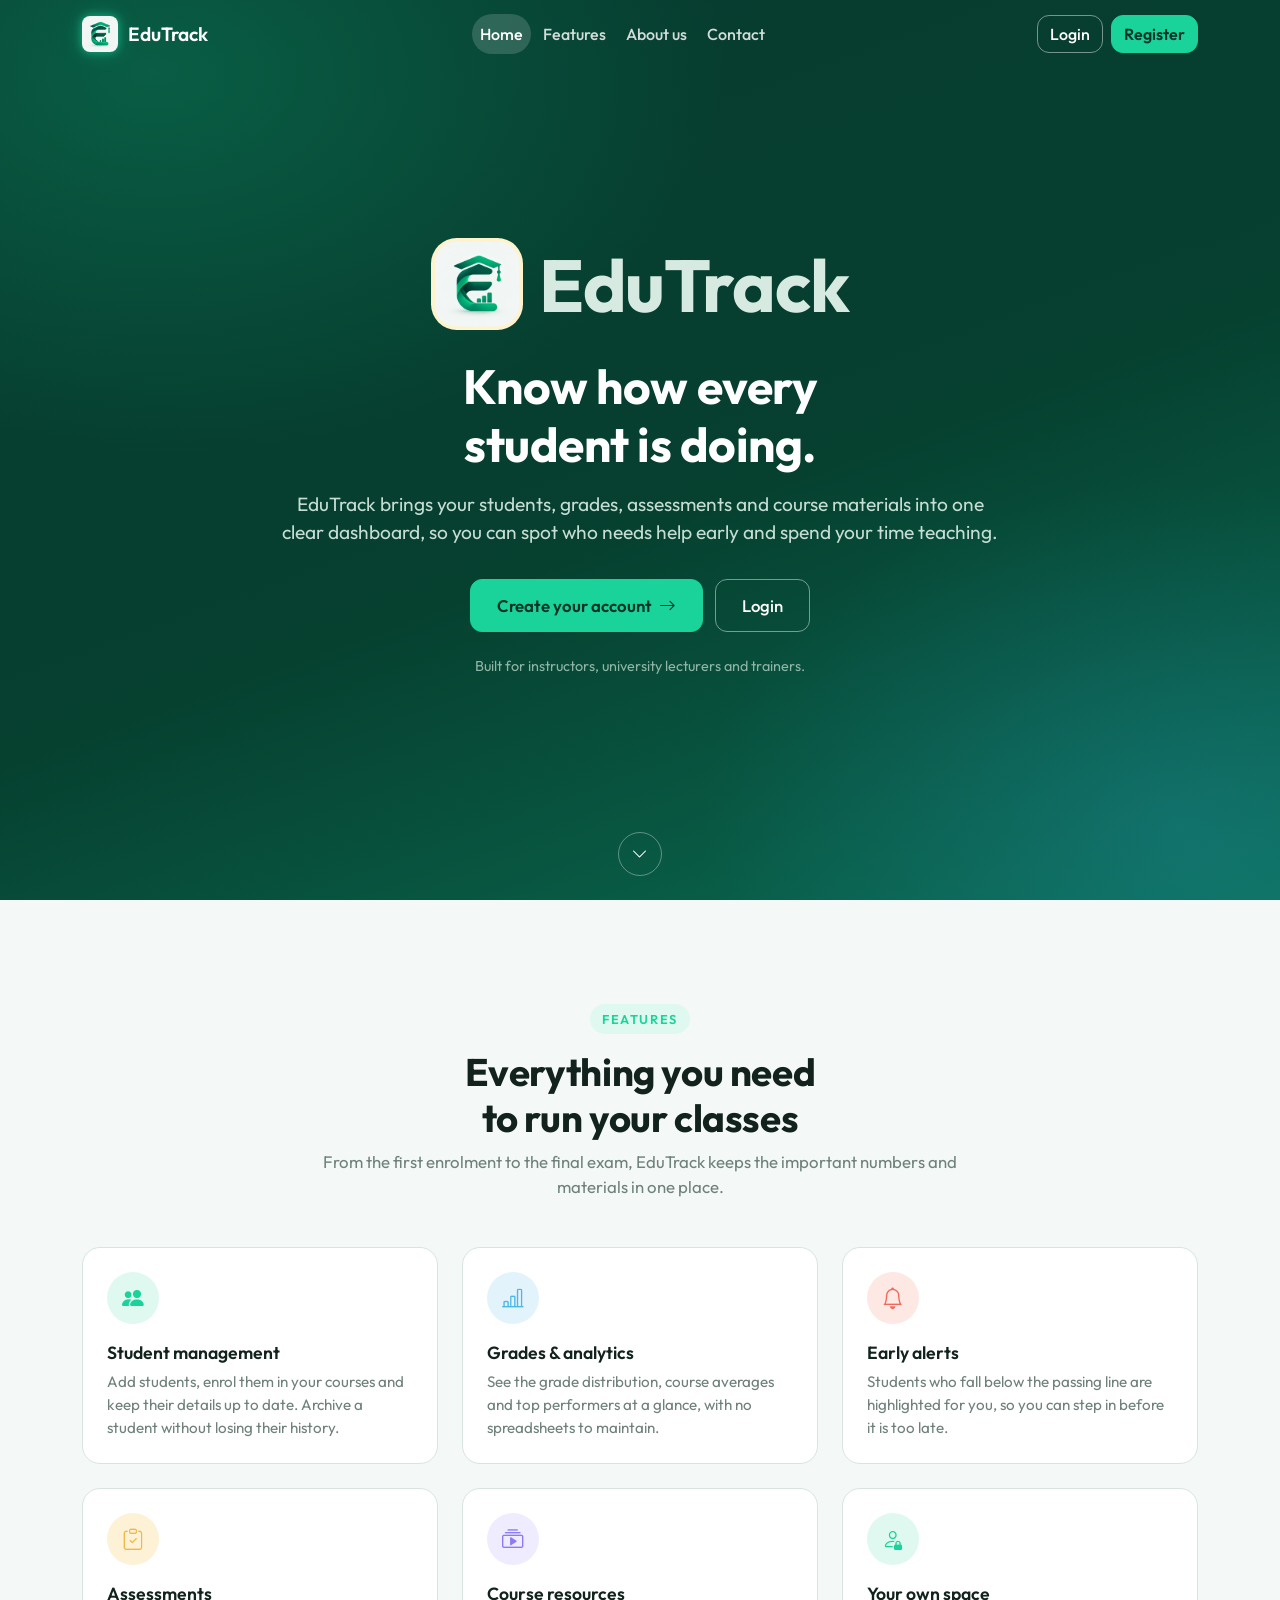
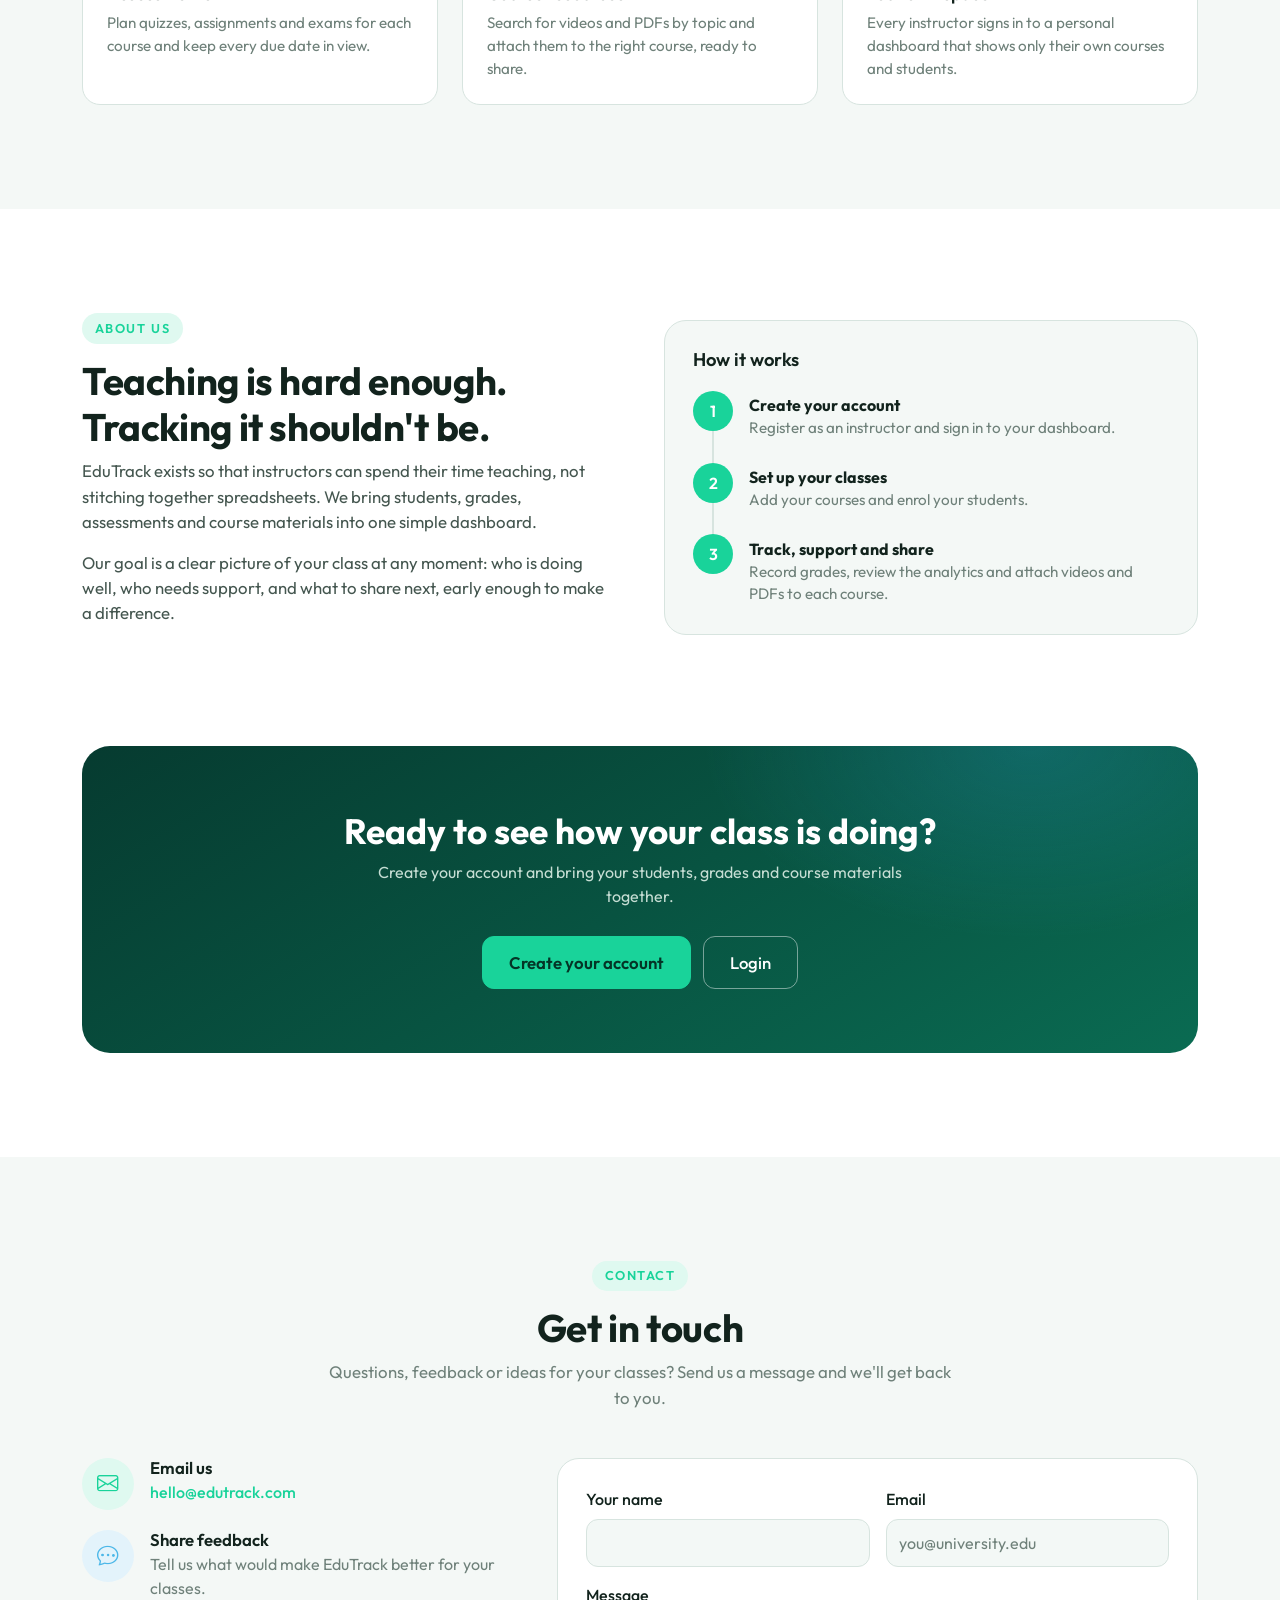
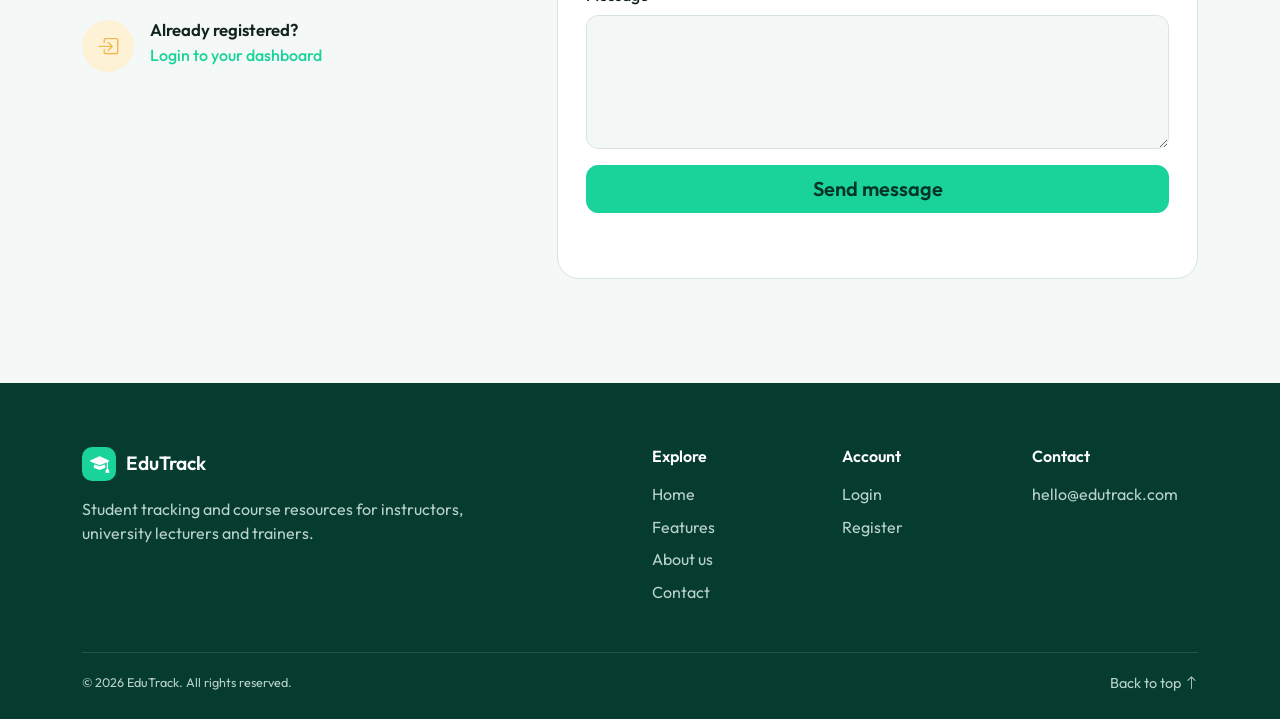
<file: index.html>
<!doctype html>
<html lang="en">
  <head>
    <meta charset="UTF-8" />
    <meta name="viewport" content="width=device-width, initial-scale=1" />
    <title>EduTrack</title>
    <!-- The site starts at the landing page -->
    <meta http-equiv="refresh" content="0; url=landing.html" />
    <script>
      location.replace("landing.html");
    </script>
  </head>
  <body>
    <p><a href="landing.html">Continue to EduTrack</a></p>
  </body>
</html>
</file>
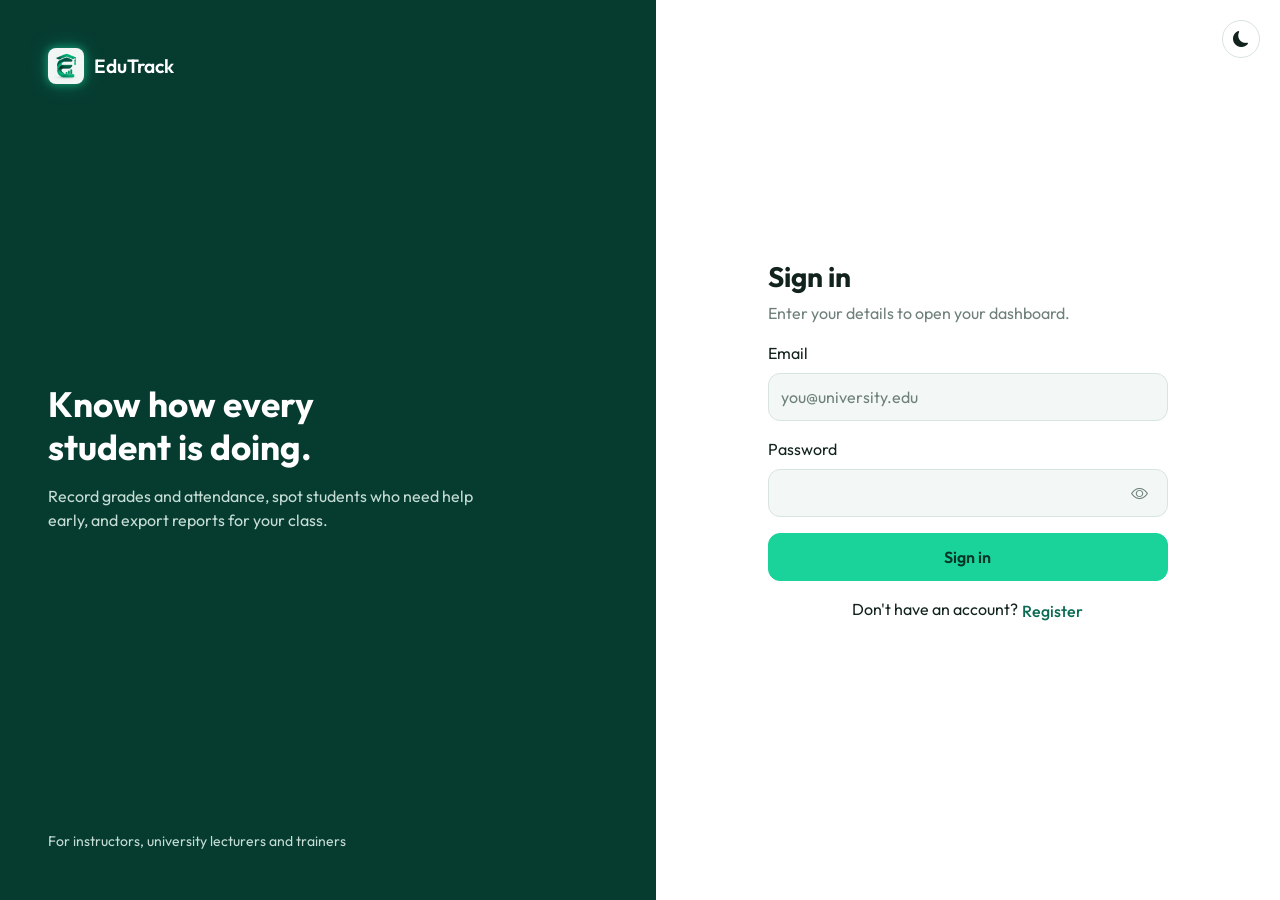
<file: pages/index.html>
<!doctype html>
<html lang="en">

  <head>
    <meta charset="UTF-8" />
    <meta name="viewport" content="width=device-width, initial-scale=1" />
    <title>EduTrack – Sign in</title>

    <link
      href="https://cdn.jsdelivr.net/npm/bootstrap@5.3.3/dist/css/bootstrap.min.css"
      rel="stylesheet" />
    <link
      href="https://cdn.jsdelivr.net/npm/bootstrap-icons@1.11.3/font/bootstrap-icons.css"
      rel="stylesheet" />
    <link
      href="https://fonts.googleapis.com/css2?family=Outfit:wght@400;500;600;700&display=swap"
      rel="stylesheet" />
    <link href="../css/main.css" rel="stylesheet" />
  </head>

  <body>

    <div class="auth">

      <!-- LEFT SIDE -->
      <section class="auth-side">

        <a class="brand mb-0" href="index.html">
          <img
            class="brand-logo theme-logo"
            src="../images/lightMode.png"
            data-light-src="../images/lightMode.png"
            data-dark-src="../images/darkMode.png"
            alt="EduTrack" />

          <span>EduTrack</span>
        </a>

        <div>
          <h2>Know how every student is doing.</h2>
          <p class="mt-3 mb-0" style="max-width: 40ch">
            Record grades and attendance, spot students who need help early, and
            export reports for your class.
          </p>
        </div>

        <small>For instructors, university lecturers and trainers</small>

      </section>

      <!-- RIGHT SIDE -->
      <section class="auth-form">
        <button class="theme-btn" id="themeToggle" type="button"
          aria-label="Change theme">
          <i class="bi bi-moon-fill" id="themeIcon"></i>
        </button>
        <div class="inner">

          <!-- LOGIN -->
          <div id="loginSection">

            <h1 class="h3 fw-bold">Sign in</h1>
            <p class="text-muted">Enter your details to open your dashboard.</p>

            <form id="loginForm">

              <div class="mb-3">
                <label class="form-label" for="email">Email</label>
                <input id="email" name="email" type="email" class="form-control"
                  placeholder="you@university.edu" required
                  autocomplete="email" />
              </div>

              <div class="mb-3">

                <label class="form-label" for="pw">
                  Password
                </label>

                <div class="password-field">

                  <input
                    id="pw"
                    name="password"
                    type="password"
                    class="form-control"
                    minlength="6"
                    required
                    autocomplete="current-password" />

                  <button
                    type="button"
                    class="toggle-password"
                    data-target="pw">
                    <i class="bi bi-eye"></i>
                  </button>

                </div>

              </div>
              <p id="loginError" class="text-danger"></p>

              <button class="btn btn-green" type="submit">Sign in</button>

              <p class="text-center mt-3">
                Don't have an account?
                <button type="button" class="btn btn-link p-0"
                  id="showRegister">Register</button>
              </p>

            </form>
          </div>
 <!-- REGISTER -->
<div id="registerSection" class="d-none">

  <h1 class="h3 fw-bold">Create account</h1>
  <p class="text-muted">Register as an instructor.</p>

  <form id="registerForm">

    <!-- FULL NAME -->
    <div class="mb-3">
      <label
        class="form-label"
        for="registerName"
      >
        Full name
      </label>

      <input
        id="registerName"
        type="text"
        class="form-control"
        required
      />
    </div>


    <!-- PHONE -->
    <div class="mb-3">

      <label
        class="form-label"
        for="registerPhone"
      >
        Phone number
      </label>

      <input
        id="registerPhone"
        type="tel"
        class="form-control"
        placeholder="07********"
        required
      />

      <small id="phoneRegisterError"></small>

    </div>


    <!-- EMAIL -->
    <div class="mb-3">

      <label
        class="form-label"
        for="registerEmail"
      >
        Email
      </label>

      <input
        id="registerEmail"
        type="email"
        class="form-control"
        placeholder="name@example.com"
        required
      />

      <small id="emailRegisterError"></small>

    </div>


    <!-- DEPARTMENT -->
    <div class="mb-3">

      <label
        class="form-label"
        for="registerDepartment"
      >
        Department / subject
      </label>

      <input
        id="registerDepartment"
        type="text"
        class="form-control"
        required
      />

    </div>


    <!-- PASSWORD -->
    <div class="mb-3">

      <label
        class="form-label"
        for="registerPassword"
      >
        Password
      </label>

      <div class="password-field">

        <input
          id="registerPassword"
          type="password"
          class="form-control"
          required
        />

        <button
          type="button"
          class="toggle-password"
          data-target="registerPassword"
        >
          <i class="bi bi-eye"></i>
        </button>

      </div>

      <!-- Password rules (outside the field so the eye stays beside the input) -->
      <div id="passwordRules" class="password-rules">

  <div id="ruleLower" class="rule-invalid">
    <i class="bi bi-x-circle-fill"></i>
    <span>At least one lowercase letter</span>
  </div>

  <div id="ruleUpper" class="rule-invalid">
    <i class="bi bi-x-circle-fill"></i>
    <span>At least one uppercase letter</span>
  </div>

  <div id="ruleNumber" class="rule-invalid">
    <i class="bi bi-x-circle-fill"></i>
    <span>At least one number</span>
  </div>

  <div id="ruleSpecial" class="rule-invalid">
    <i class="bi bi-x-circle-fill"></i>
    <span>At least one special character</span>
  </div>

  <div id="ruleLength" class="rule-invalid">
    <i class="bi bi-x-circle-fill"></i>
    <span>At least 6 characters</span>
  </div>

</div>

    </div>


    <!-- CONFIRM PASSWORD -->
    <div class="mb-3">

      <label
        class="form-label"
        for="confirmPassword"
      >
        Confirm password
      </label>

      <div class="password-field">

        <input
          id="confirmPassword"
          type="password"
          class="form-control"
          required
        />

        <button
          type="button"
          class="toggle-password"
          data-target="confirmPassword"
        >
          <i class="bi bi-eye"></i>
        </button>

      </div>

      <small id="confirmRegisterError"></small>

    </div>


    <p
      id="registerError"
      class="text-danger"
    ></p>


    <button
      class="btn btn-green"
      type="submit"
    >
      Register
    </button>


    <p class="text-center mt-3">

      Already have an account?

      <button
        type="button"
        class="btn btn-link p-0"
        id="showLogin"
      >
        Sign in
      </button>

    </p>

  </form>

</div>
        </div>
      </section>

    </div>

    <script
      src="https://cdn.jsdelivr.net/npm/bootstrap@5.3.3/dist/js/bootstrap.bundle.min.js"></script>
    <script type="module" src="../js/login.js"></script>
    <script type="module" src="../js/register.js"></script>
    <script type="module" src="../js/theme.js"></script>
    <script type="module" src="../js/passwordToggle.js"></script>
    <script>
      // The landing page links here with #register to open the registration form
      document.addEventListener("DOMContentLoaded", function () {
        if (location.hash !== "#register") return;
        var login = document.getElementById("loginSection");
        var register = document.getElementById("registerSection");
        if (!login || !register) return;
        login.classList.add("d-none");
        register.classList.remove("d-none");
      });
    </script>
  </body>
</html>
</file>
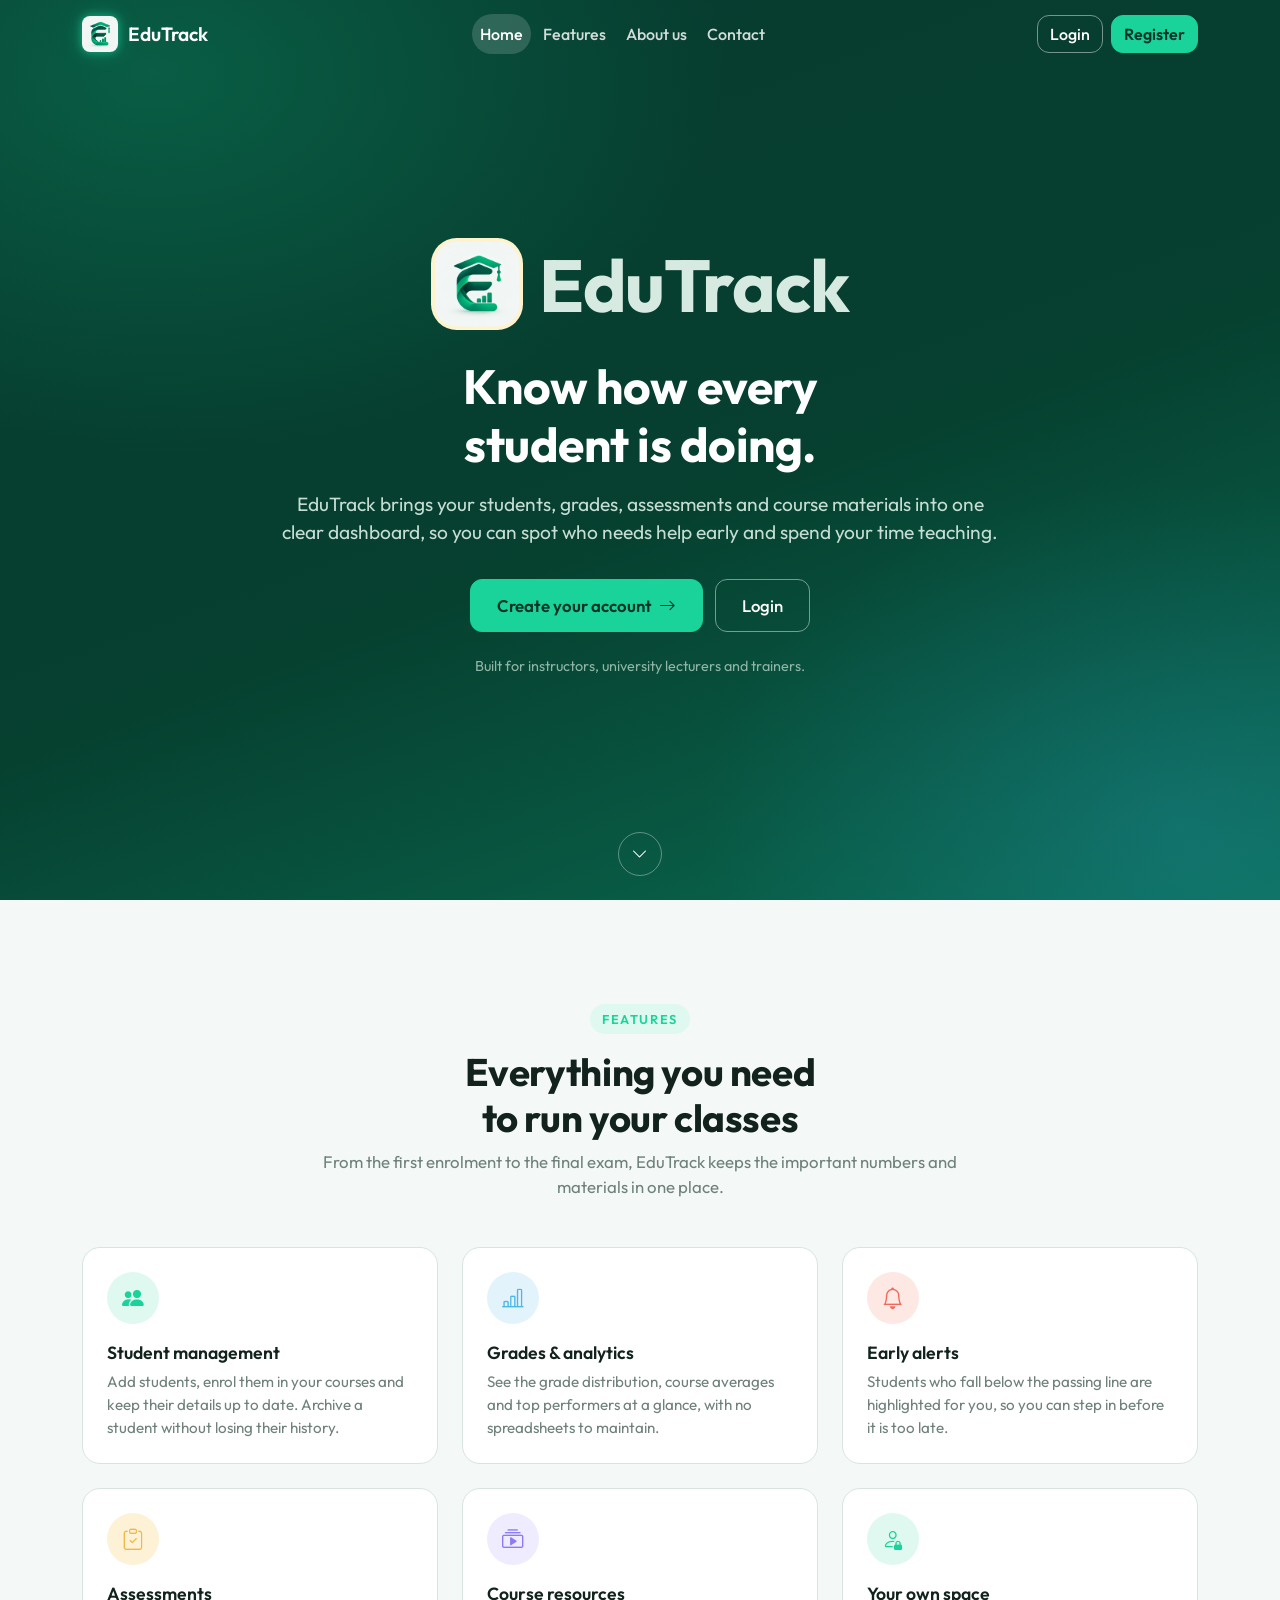
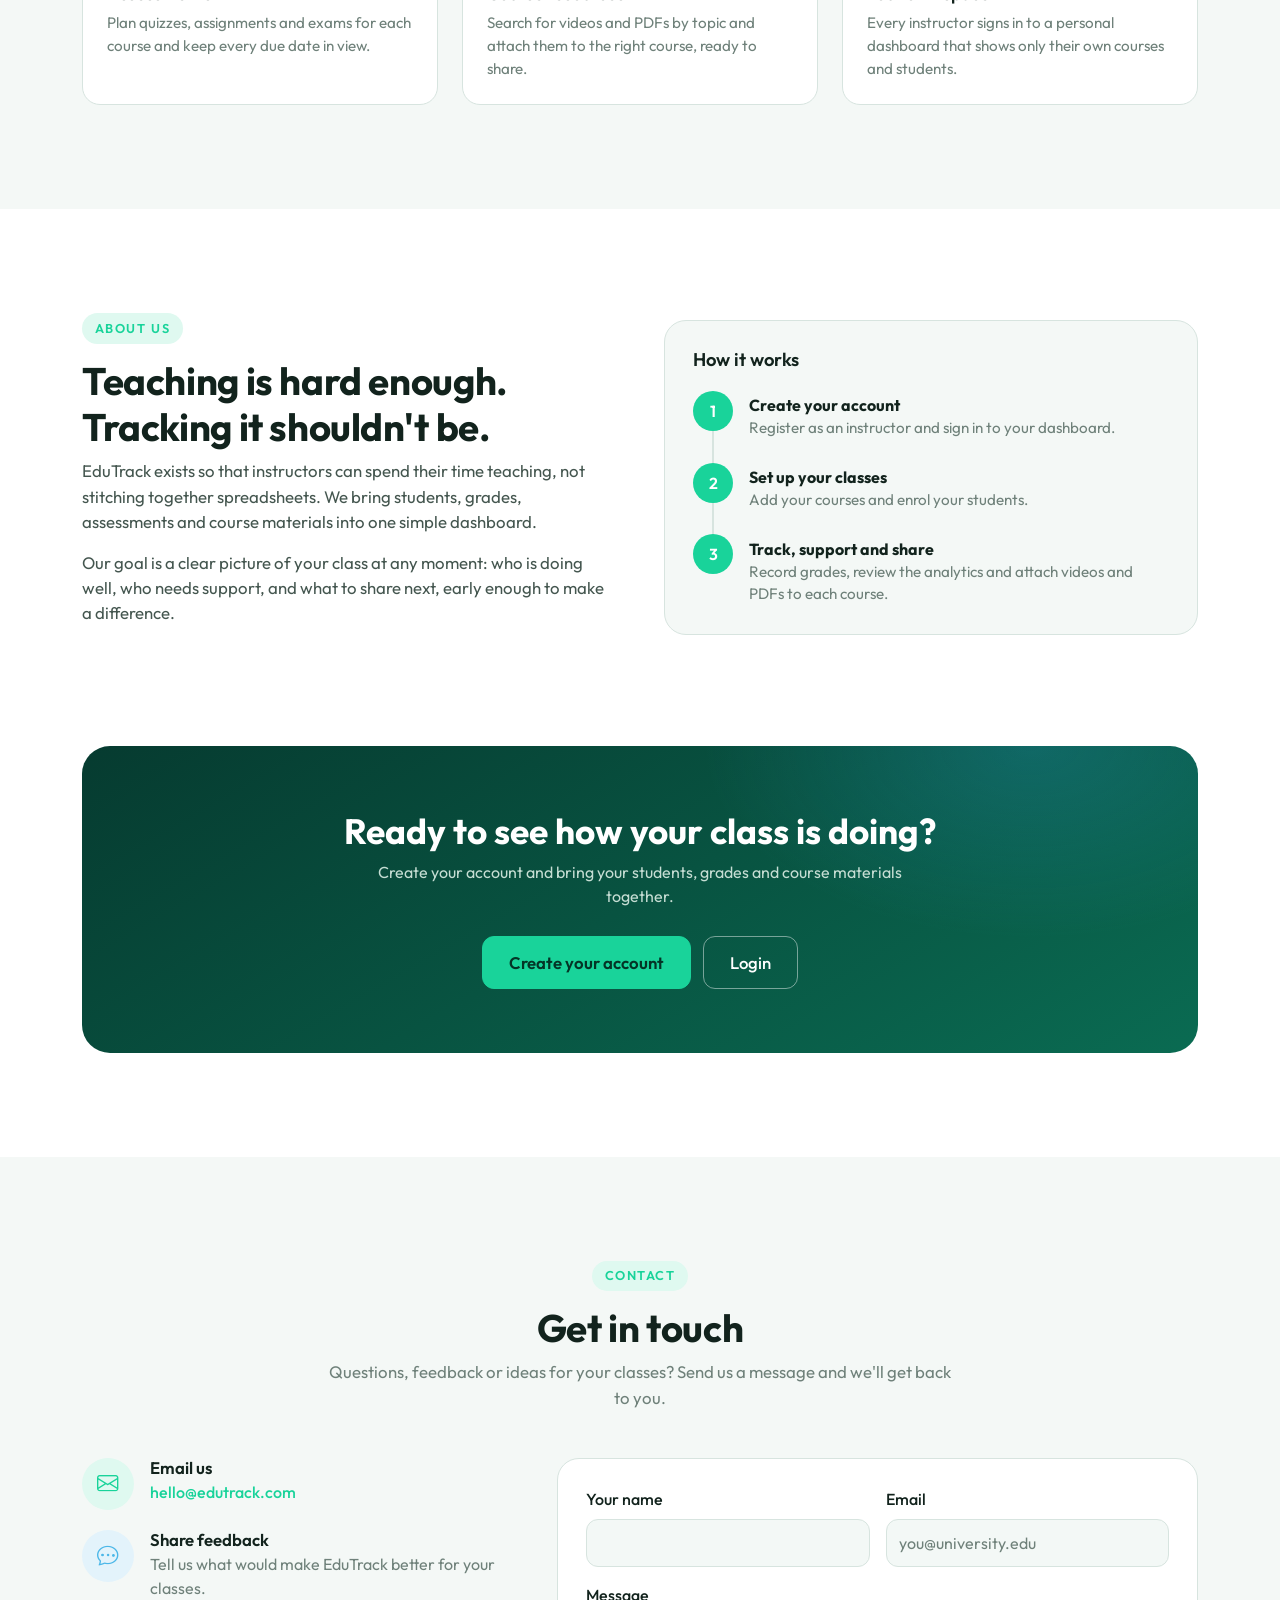
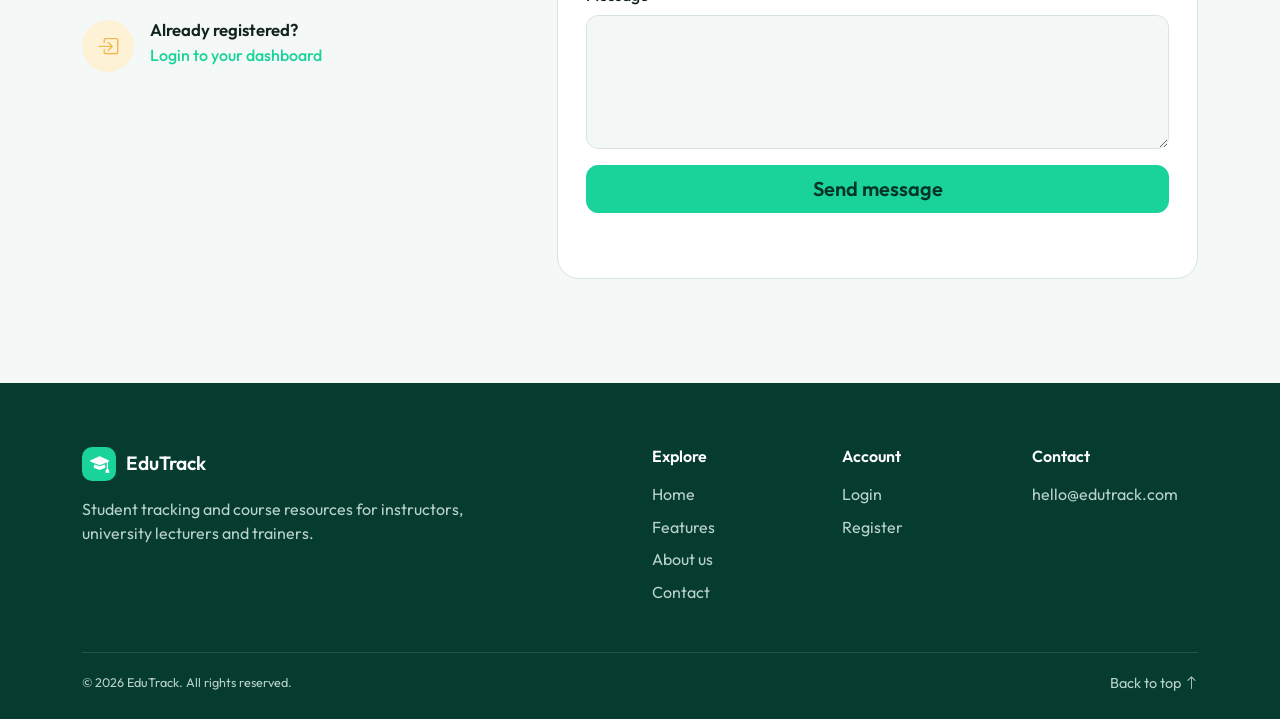
<file: landing.html>
<!doctype html>
<html lang="en">
  <head>
    <meta charset="UTF-8" />
    <meta name="viewport" content="width=device-width, initial-scale=1" />
    <title>EduTrack – Know how every student is doing</title>
    <meta
      name="description"
      content="EduTrack helps instructors manage students, track grades, spot who needs help early and share videos and PDFs with every course."
    />
    <meta name="theme-color" content="#05352a" />

    <!-- Lets the CSS hide .reveal items only when JavaScript is running -->
    <script>
      document.documentElement.classList.add("js");
    </script>

    <link
      href="https://cdn.jsdelivr.net/npm/bootstrap@5.3.3/dist/css/bootstrap.min.css"
      rel="stylesheet"
    />
    <link
      href="https://cdn.jsdelivr.net/npm/bootstrap-icons@1.11.3/font/bootstrap-icons.css"
      rel="stylesheet"
    />
    <link
      href="https://fonts.googleapis.com/css2?family=Outfit:wght@400;500;600;700&display=swap"
      rel="stylesheet"
    />
    <!-- Shared theme (variables, base, buttons) + landing page styles -->
    <link href="./css/main.css" rel="stylesheet" />
    <link href="./css/landing.css" rel="stylesheet" />
  </head>

  <body>
    <a class="skip-link" href="#main">Skip to main content</a>

    <!-- ============ HEADER / NAVIGATION ============ -->
    <header class="site-header" id="siteHeader">
      <nav class="navbar navbar-expand-lg navbar-dark" aria-label="Primary">
        <div class="container">
          <!-- <a class="brand" href="#home" aria-label="EduTrack, back to top"> -->
            <!-- <span class="brand-mark"
              ><i class="bi bi-mortarboard-fill" aria-hidden="true"></i
            ></span> -->
          <!-- </a> -->
           <a class="brand mb-0" href="index.html">
          <img
            class="brand-logo theme-logo"
            src="../images/lightMode.png"
            alt="EduTrack" />
          <span>EduTrack</span>
        </a>
          <button
            class="navbar-toggler"
            type="button"
            data-bs-toggle="collapse"
            data-bs-target="#mainNav"
            aria-controls="mainNav"
            aria-expanded="false"
            aria-label="Toggle navigation"
          >
            <span class="navbar-toggler-icon"></span>
          </button>

          <div class="collapse navbar-collapse" id="mainNav">
            <ul class="navbar-nav mx-lg-auto gap-lg-1">
              <li class="nav-item"><a class="nav-link" href="#home">Home</a></li>
              <li class="nav-item">
                <a class="nav-link" href="#features">Features</a>
              </li>
              <li class="nav-item">
                <a class="nav-link" href="#about">About us</a>
              </li>
              <li class="nav-item">
                <a class="nav-link" href="#contact">Contact</a>
              </li>
            </ul>

            <div class="nav-actions d-flex flex-column flex-lg-row gap-2">
              <!-- Sign-in form (pages/index.html) -->
              <a class="btn btn-ghost" href="./pages/index.html">Login</a>
              <!-- Same page, opens the registration form (#register) -->
              <a class="btn btn-green" href="./pages/index.html#register">Register</a>
            </div>
          </div>
        </div>
      </nav>
    </header>

    <main id="main">
      <!-- ============ HERO ============ -->
      <section class="hero" id="home" aria-labelledby="hero-title">
        <!-- Decorative floating bubbles, generated by js/landing.js -->
        <div class="bubbles" aria-hidden="true"></div>

        <div class="container hero-inner">
          <div class="hero-logo" role="img" aria-label="EduTrack logo">
             <a class="brand mb-0" href="index.html">
          <img
            class=" mark"
            src="../images/lightMode.png"
            alt="EduTrack" />
        </a>
            <span class="word">EduTrack</span>
          </div>

          <h1 id="hero-title">Know how every student is doing.</h1>
          <p class="hero-lead">
            EduTrack brings your students, grades, assessments and course
            materials into one clear dashboard, so you can spot who needs help
            early and spend your time teaching.
          </p>

          <div class="hero-cta">
            <a class="btn btn-green btn-lg" href="./pages/index.html#register">
              Create your account
              <i class="bi bi-arrow-right ms-1" aria-hidden="true"></i>
            </a>
            <a class="btn btn-ghost btn-lg" href="./pages/index.html">Login</a>
          </div>

          <p class="hero-note">
            Built for instructors, university lecturers and trainers.
          </p>
        </div>

        <a class="scroll-hint" href="#features" aria-label="Scroll to features">
          <i class="bi bi-chevron-down" aria-hidden="true"></i>
        </a>
      </section>

      <!-- ============ FEATURES ============ -->
      <section class="section section-soft" id="features" aria-labelledby="features-title">
        <div class="container">
          <header class="section-head reveal">
            <p class="eyebrow">Features</p>
            <h2 id="features-title">Everything you need to run your classes</h2>
            <p>
              From the first enrolment to the final exam, EduTrack keeps the
              important numbers and materials in one place.
            </p>
          </header>

          <ul class="row g-3 g-lg-4 list-unstyled mb-0">
            <li class="col-md-6 col-lg-4 reveal">
              <article class="feature-card">
                <span class="feature-icon ic-green"
                  ><i class="bi bi-people-fill" aria-hidden="true"></i
                ></span>
                <h3>Student management</h3>
                <p>
                  Add students, enrol them in your courses and keep their
                  details up to date. Archive a student without losing their
                  history.
                </p>
              </article>
            </li>
            <li class="col-md-6 col-lg-4 reveal">
              <article class="feature-card">
                <span class="feature-icon ic-blue"
                  ><i class="bi bi-bar-chart-line" aria-hidden="true"></i
                ></span>
                <h3>Grades &amp; analytics</h3>
                <p>
                  See the grade distribution, course averages and top
                  performers at a glance, with no spreadsheets to maintain.
                </p>
              </article>
            </li>
            <li class="col-md-6 col-lg-4 reveal">
              <article class="feature-card">
                <span class="feature-icon ic-red"
                  ><i class="bi bi-bell" aria-hidden="true"></i
                ></span>
                <h3>Early alerts</h3>
                <p>
                  Students who fall below the passing line are highlighted
                  for you, so you can step in before it is too late.
                </p>
              </article>
            </li>
            <li class="col-md-6 col-lg-4 reveal">
              <article class="feature-card">
                <span class="feature-icon ic-amber"
                  ><i class="bi bi-clipboard-check" aria-hidden="true"></i
                ></span>
                <h3>Assessments</h3>
                <p>
                  Plan quizzes, assignments and exams for each course and keep
                  every due date in view.
                </p>
              </article>
            </li>
            <li class="col-md-6 col-lg-4 reveal">
              <article class="feature-card">
                <span class="feature-icon ic-purple"
                  ><i class="bi bi-collection-play" aria-hidden="true"></i
                ></span>
                <h3>Course resources</h3>
                <p>
                  Search for videos and PDFs by topic and attach them to the
                  right course, ready to share.
                </p>
              </article>
            </li>
            <li class="col-md-6 col-lg-4 reveal">
              <article class="feature-card">
                <span class="feature-icon ic-green"
                  ><i class="bi bi-person-lock" aria-hidden="true"></i
                ></span>
                <h3>Your own space</h3>
                <p>
                  Every instructor signs in to a personal dashboard that shows
                  only their own courses and students.
                </p>
              </article>
            </li>
          </ul>
        </div>
      </section>

      <!-- ============ ABOUT US ============ -->
      <section class="section section-white" id="about" aria-labelledby="about-title">
        <div class="container">
          <div class="row g-4 g-lg-5 align-items-center">
            <div class="col-lg-6 reveal">
              <p class="eyebrow">About us</p>
              <h2 id="about-title">
                Teaching is hard enough. Tracking it shouldn't be.
              </h2>
              <p class="about-text">
                EduTrack exists so that instructors can spend their time
                teaching, not stitching together spreadsheets. We bring
                students, grades, assessments and course materials into one
                simple dashboard.
              </p>
              <p class="about-text">
                Our goal is a clear picture of your class at any moment: who is
                doing well, who needs support, and what to share next, early
                enough to make a difference.
              </p>
            </div>

            <div class="col-lg-6 reveal">
              <div class="steps-card">
                <h3 class="steps-title">How it works</h3>
                <ol class="steps">
                  <li>
                    <span class="step-body">
                      <strong>Create your account</strong>
                      <span>Register as an instructor and sign in to your dashboard.</span>
                    </span>
                  </li>
                  <li>
                    <span class="step-body">
                      <strong>Set up your classes</strong>
                      <span>Add your courses and enrol your students.</span>
                    </span>
                  </li>
                  <li>
                    <span class="step-body">
                      <strong>Track, support and share</strong>
                      <span>
                        Record grades, review the analytics and attach videos
                        and PDFs to each course.
                      </span>
                    </span>
                  </li>
                </ol>
              </div>
            </div>
          </div>
        </div>
      </section>

      <!-- ============ CALL TO ACTION ============ -->
      <section class="cta-band" aria-labelledby="cta-title">
        <div class="container">
          <div class="cta-card reveal">
            <h2 id="cta-title">Ready to see how your class is doing?</h2>
            <p>
              Create your account and bring your students, grades and course
              materials together.
            </p>
            <div class="hero-cta">
              <a class="btn btn-green btn-lg" href="./pages/index.html#register">Create your account</a>
              <a class="btn btn-ghost btn-lg" href="./pages/index.html">Login</a>
            </div>
          </div>
        </div>
      </section>

      <!-- ============ CONTACT ============ -->
      <section class="section section-soft" id="contact" aria-labelledby="contact-title">
        <div class="container">
          <header class="section-head reveal">
            <p class="eyebrow">Contact</p>
            <h2 id="contact-title">Get in touch</h2>
            <p>
              Questions, feedback or ideas for your classes? Send us a message
              and we'll get back to you.
            </p>
          </header>

          <div class="row g-4 justify-content-center">
            <div class="col-lg-5 reveal">
              <ul class="contact-list list-unstyled mb-0">
                <li>
                  <span class="feature-icon ic-green"
                    ><i class="bi bi-envelope" aria-hidden="true"></i
                  ></span>
                  <div>
                    <h3>Email us</h3>
                    <a href="mailto:hello@edutrack.com">hello@edutrack.com</a>
                  </div>
                </li>
                <li>
                  <span class="feature-icon ic-blue"
                    ><i class="bi bi-chat-dots" aria-hidden="true"></i
                  ></span>
                  <div>
                    <h3>Share feedback</h3>
                    <p>Tell us what would make EduTrack better for your classes.</p>
                  </div>
                </li>
                <li>
                  <span class="feature-icon ic-amber"
                    ><i class="bi bi-box-arrow-in-right" aria-hidden="true"></i
                  ></span>
                  <div>
                    <h3>Already registered?</h3>
                    <a href="./pages/index.html">Login to your dashboard</a>
                  </div>
                </li>
              </ul>
            </div>

            <div class="col-lg-7 reveal">
              <form id="contactForm" class="contact-form needs-validation" novalidate>
                <div class="row g-3">
                  <div class="col-md-6">
                    <label class="form-label" for="c-name">Your name</label>
                    <input
                      id="c-name"
                      name="name"
                      type="text"
                      class="form-control"
                      autocomplete="name"
                      required
                    />
                    <div class="invalid-feedback">Please enter your name.</div>
                  </div>
                  <div class="col-md-6">
                    <label class="form-label" for="c-email">Email</label>
                    <input
                      id="c-email"
                      name="email"
                      type="email"
                      class="form-control"
                      placeholder="you@university.edu"
                      autocomplete="email"
                      required
                    />
                    <div class="invalid-feedback">Please enter a valid email.</div>
                  </div>
                  <div class="col-12">
                    <label class="form-label" for="c-message">Message</label>
                    <textarea
                      id="c-message"
                      name="message"
                      class="form-control"
                      rows="5"
                      minlength="10"
                      required
                    ></textarea>
                    <div class="invalid-feedback">
                      Please write a message (at least 10 characters).
                    </div>
                  </div>
                  <div class="col-12">
                    <button class="btn btn-green btn-lg w-100" type="submit">
                      Send message
                    </button>
                    <p id="formStatus" class="form-status" role="status" aria-live="polite"></p>
                  </div>
                </div>
              </form>
            </div>
          </div>
        </div>
      </section>
    </main>

    <!-- ============ FOOTER ============ -->
    <footer class="site-footer">
      <div class="container">
        <div class="row g-4">
          <div class="col-lg-5">
            <a class="brand footer-brand" href="#home">
              <span class="brand-mark"
                ><i class="bi bi-mortarboard-fill" aria-hidden="true"></i
              ></span>
              EduTrack
            </a>
            <p class="footer-blurb">
              Student tracking and course resources for instructors, university
              lecturers and trainers.
            </p>
          </div>

          <nav class="col-6 col-lg-2 offset-lg-1" aria-labelledby="footer-explore">
            <h2 class="footer-title" id="footer-explore">Explore</h2>
            <ul class="footer-links list-unstyled">
              <li><a href="#home">Home</a></li>
              <li><a href="#features">Features</a></li>
              <li><a href="#about">About us</a></li>
              <li><a href="#contact">Contact</a></li>
            </ul>
          </nav>

          <nav class="col-6 col-lg-2" aria-labelledby="footer-account">
            <h2 class="footer-title" id="footer-account">Account</h2>
            <ul class="footer-links list-unstyled">
              <li><a href="./pages/index.html">Login</a></li>
              <li><a href="./pages/index.html#register">Register</a></li>
            </ul>
          </nav>

          <div class="col-lg-2">
            <h2 class="footer-title">Contact</h2>
            <address class="footer-links mb-0">
              <a href="mailto:hello@edutrack.com">hello@edutrack.com</a>
            </address>
          </div>
        </div>

        <div class="footer-bottom">
          <small>&copy; <span id="year">2026</span> EduTrack. All rights reserved.</small>
          <a href="#home" class="back-to-top">Back to top <i class="bi bi-arrow-up" aria-hidden="true"></i></a>
        </div>
      </div>
    </footer>

    <script src="https://cdn.jsdelivr.net/npm/bootstrap@5.3.3/dist/js/bootstrap.bundle.min.js"></script>
    <script src="./js/landing.js"></script>
  </body>
</html>
</file>
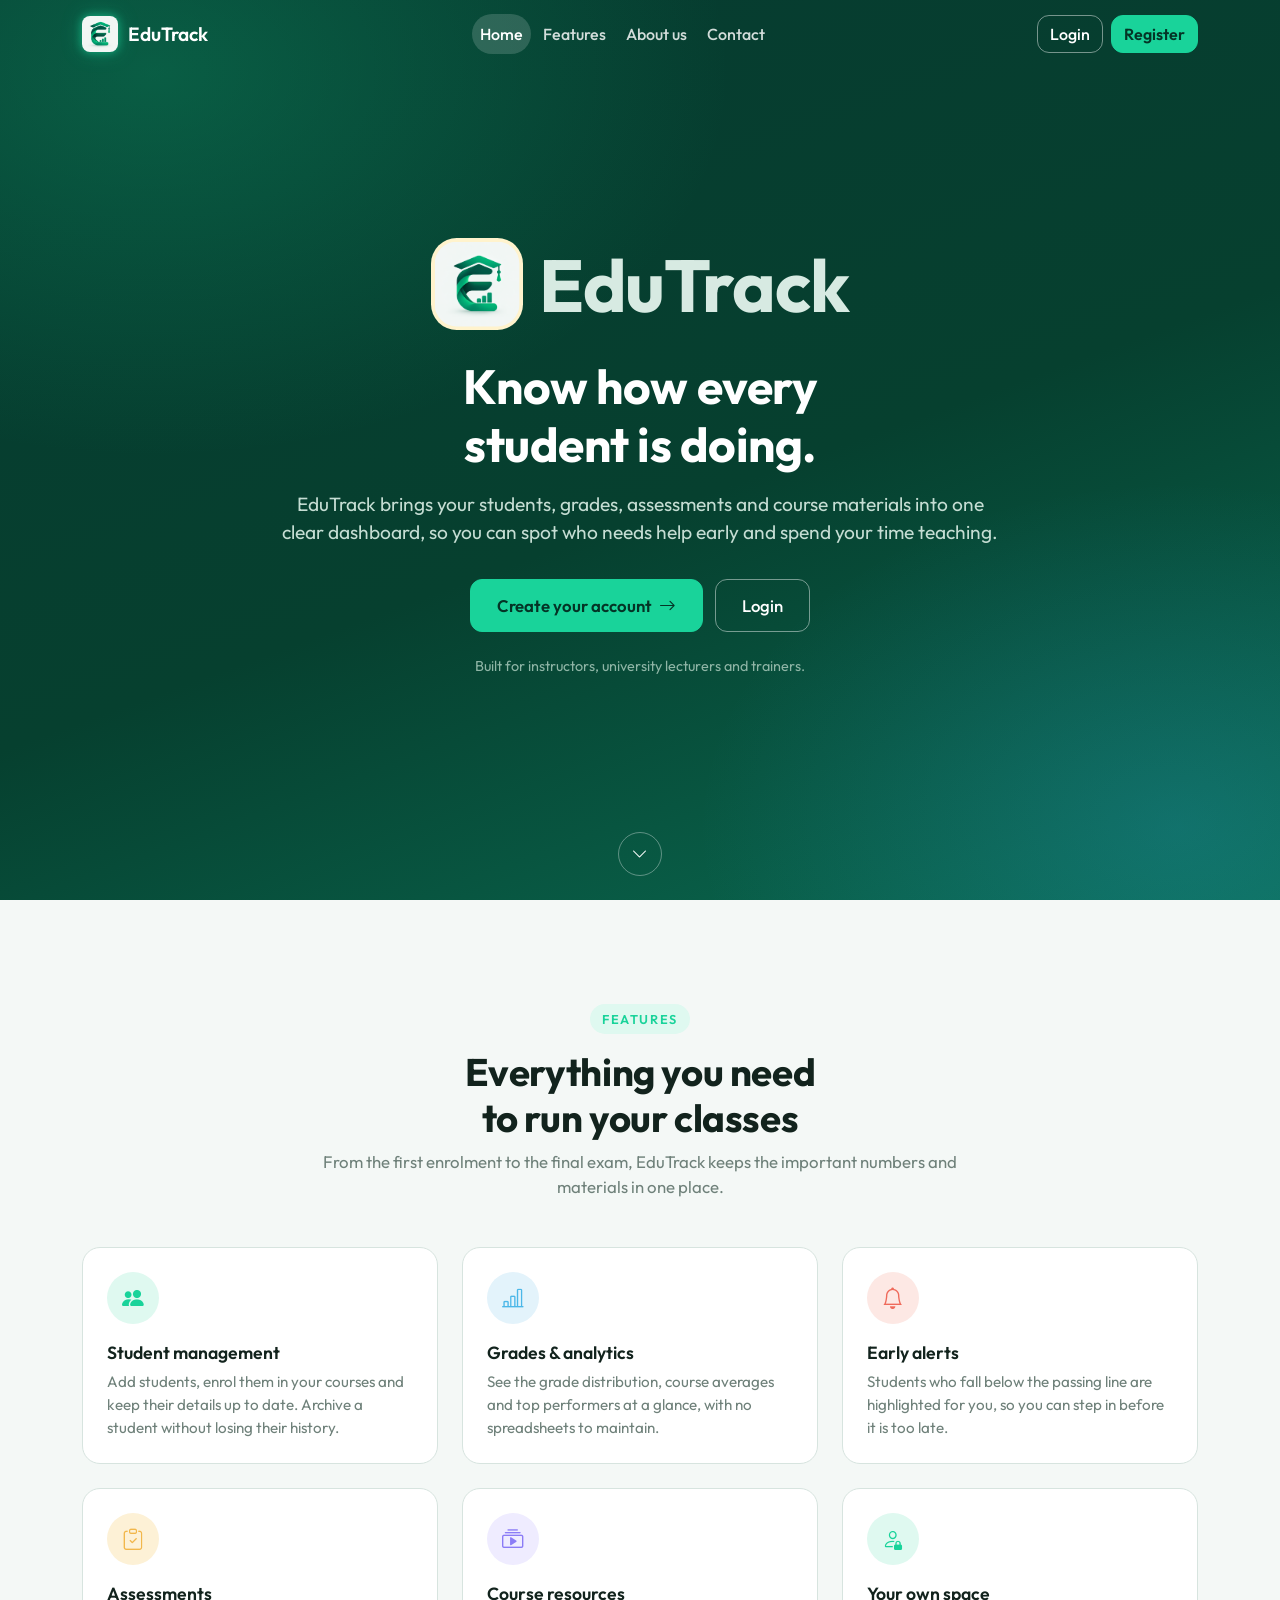
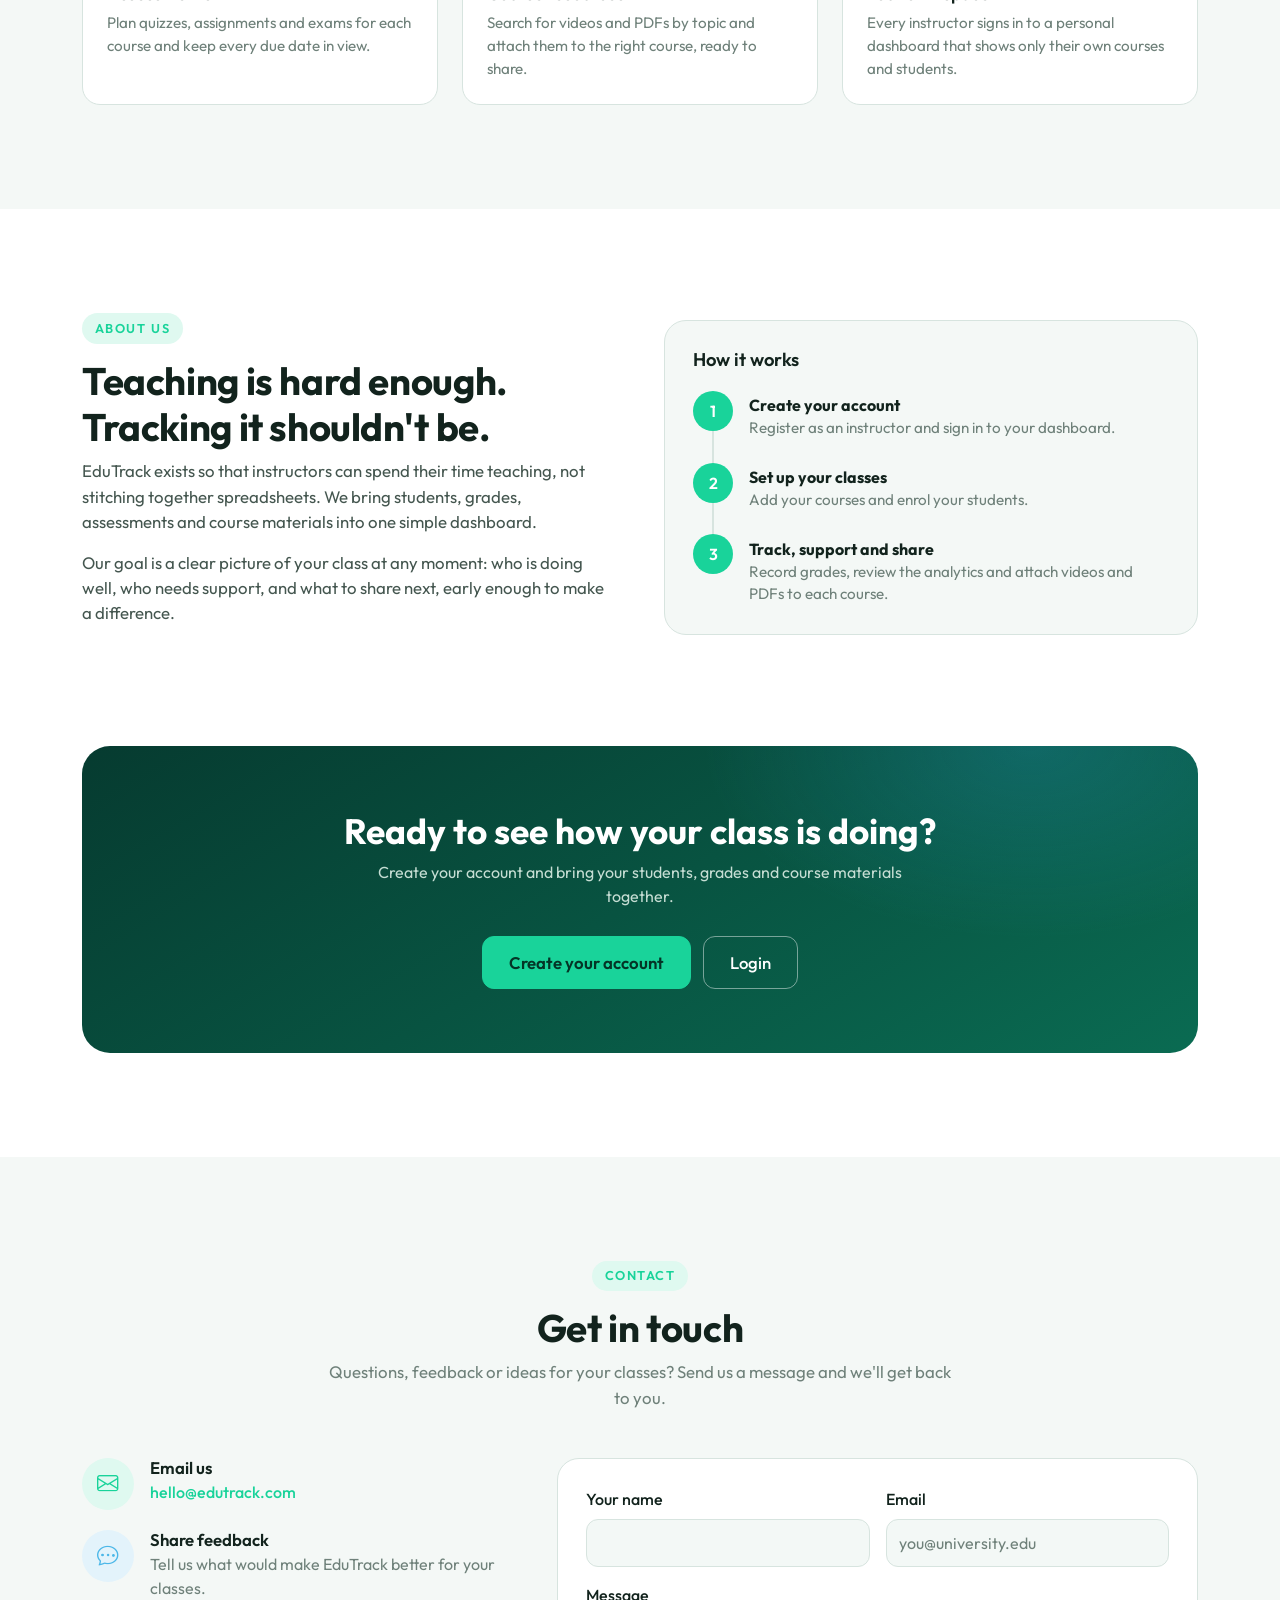
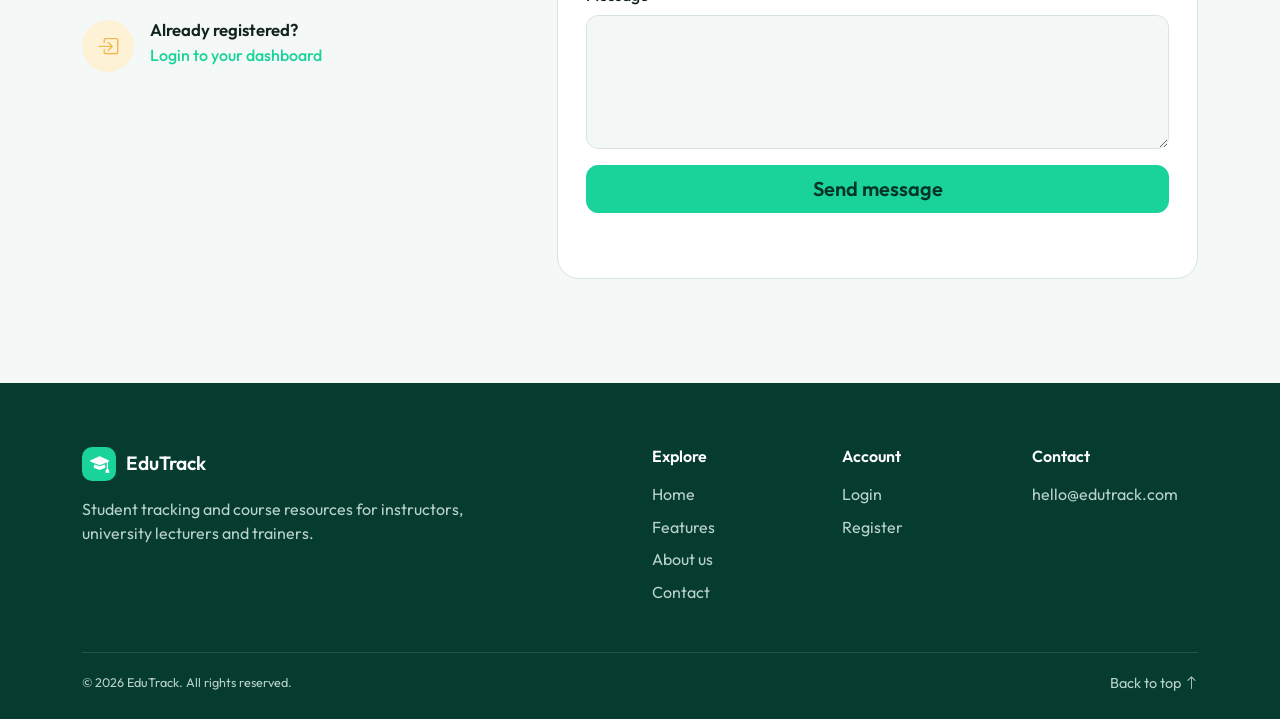
<file: pages/assessments.html>
<!doctype html>

<html lang="en">

<head>
  <meta charset="UTF-8" />
  <meta name="viewport" content="width=device-width, initial-scale=1" />
  <title>EduTrack – Assessments</title>

  <link href="https://cdn.jsdelivr.net/npm/bootstrap@5.3.3/dist/css/bootstrap.min.css" rel="stylesheet" />

  <link href="https://cdn.jsdelivr.net/npm/bootstrap-icons@1.11.3/font/bootstrap-icons.css" rel="stylesheet" />

  <link href="https://fonts.googleapis.com/css2?family=Outfit:wght@400;500;600;700&display=swap" rel="stylesheet" />

  <link href="../css/main.css" rel="stylesheet" />
  <link href="../css/assessments.css" rel="stylesheet" />
  <script>
    document.documentElement.setAttribute(
      "data-theme",
      localStorage.getItem("theme") || "light",
    );
  </script>
</head>

<body>
  <!-- CSS-only toggle for the desktop burger (no JavaScript) -->
  <input type="checkbox" id="navToggle" class="d-none" aria-hidden="true" />

  <div class="layout">
    <!-- Sidebar -->
    <aside class="sidebar offcanvas-lg offcanvas-start" id="sidebar" tabindex="-1">
      <div class="d-flex justify-content-between align-items-start">
        <a href="dashboard.html" class="brand">
          <img class="brand-logo theme-logo" src="../images/lightMode.png" data-light-src="../images/lightMode.png"
            data-dark-src="../images/darkMode.png" alt="EduTrack" />
          <span>EduTrack</span>
        </a>
        <button class="btn-close btn-close-white d-lg-none" data-bs-dismiss="offcanvas" data-bs-target="#sidebar"
          aria-label="Close"></button>
      </div>

      <nav class="nav flex-column gap-1">
        <a class="nav-link" href="dashboard.html">
          <i class="bi bi-grid-1x2-fill"></i>Dashboard
        </a>
        <a class="nav-link" id="studentsLink" href="students.html">
          <i class="bi bi-people"></i>Students
        </a>
        <a class="nav-link active" id="assessmentsLink" href="assessments.html">
          <i class="bi bi-clipboard-check"></i>Assessments
        </a>
        <a class="nav-link" id="coursesLink" href="courses.html">
          <i class="bi bi-book"></i>Courses
        </a>
        <a class="nav-link" href="resources.html">
          <i class="bi bi-book"></i>Resources
        </a>

        <a class="nav-link shortcuts-toggle" data-bs-toggle="collapse" href="#shortcutsMenu" role="button"
          aria-expanded="false" aria-controls="shortcutsMenu">
          <i class="bi bi-lightning-charge"></i>Shortcuts
          <i class="bi bi-chevron-down chev"></i>
        </a>

        <div class="collapse" id="shortcutsMenu">
          <div class="nav flex-column gap-1">
            <a class="nav-link" id="newStudentLink" href="students.html?new=true">
              <i class="bi bi-plus-lg"></i>Add student
            </a>
            <a class="nav-link" id="newAssessmentLink" href="assessments.html?new=true">
              <i class="bi bi-plus-lg"></i>New assessment
            </a>
            <a class="nav-link" id="newCourseLink" href="courses.html?new=true">
              <i class="bi bi-plus-lg"></i>Add course
            </a>
          </div>
        </div>
      </nav>

      <nav class="nav flex-column bottom">
        <a class="nav-link" href="../index.html">
          <i class="bi bi-box-arrow-left"></i>Log out
        </a>
      </nav>
    </aside>

    <div class="content">
      <!-- Top navbar -->
      <header class="topbar">
        <button class="icon-btn d-lg-none" type="button" data-bs-toggle="offcanvas" data-bs-target="#sidebar"
          aria-label="Open menu">
          <i class="bi bi-list fs-5"></i>
        </button>

        <label for="navToggle" class="icon-btn d-none d-lg-grid" style="place-items: center; cursor: pointer"
          aria-label="Toggle menu">
          <i class="bi bi-list fs-5"></i>
        </label>

        <h1 class="me-auto">Assessments</h1>

        <form class="search" role="search" action="students.html">
          <i class="bi bi-search"></i>

          <input class="form-control" type="search" name="q" placeholder="Search students"
            aria-label="Search students" />
        </form>

        <button class="icon-btn" id="themeToggle" type="button" aria-label="Change theme">
          <i class="bi bi-moon-fill" id="themeIcon"></i>
        </button>

        <div class="dropdown">
          <button class="avatar" id="topAvatar" data-bs-toggle="dropdown" aria-label="Profile menu"></button>

          <div class="dropdown-menu dropdown-menu-end p-3 shadow border-0 dd">
            <div class="d-flex gap-3 align-items-center mb-2">
              <span class="avatar avatar-lg" id="dropdownAvatar"></span>

              <div>
                <b id="dropdownName"></b>

                <div class="small text-muted" id="dropdownDepartment"></div>

                <div class="small text-muted" id="dropdownEmail"></div>
              </div>
            </div>

            <hr class="my-2" />

            <a class="dropdown-item rounded" href="#" data-bs-toggle="modal" data-bs-target="#profileModal">
              <i class="bi bi-person me-2"></i>

              My profile
            </a>

            <a class="dropdown-item rounded" href="#" data-bs-toggle="modal" data-bs-target="#changePasswordModal">
              <i class="bi bi-lock me-2"></i>
              Change password
            </a>
            <a class="dropdown-item rounded text-danger" href="#" id="logoutBtn">
              <i class="bi bi-box-arrow-right me-2"></i>

              Log out
            </a>
          </div>
        </div>
      </header>

      <main class="p-3 p-lg-4">
        <div class="d-flex flex-wrap justify-content-between align-items-center gap-2 mb-3">
          <p class="text-muted mb-0">
            Create and manage your assignments, quizzes and exams.
          </p>

          <button class="btn btn-green px-3" data-bs-toggle="modal" data-bs-target="#assessmentModal">
            <i class="bi bi-plus-lg me-1"></i>New assessment
          </button>
        </div>

        <!-- Statistics -->
        <div class="box strip mb-3">
          <div class="it">
            <span class="ico" style="background: var(--g1); color: var(--g5)">
              <i class="bi bi-clipboard-check"></i>
            </span>

            <div>
              <b id="totalAssessments">0</b>
              <small>Total assessments</small>
            </div>
          </div>

          <div class="it">
            <span class="ico" style="background: #fdf1d6; color: var(--amber)">
              <i class="bi bi-check2-circle"></i>
            </span>

            <div>
              <b id="gradedAssessments">0</b>
              <small>Ended</small>
            </div>
          </div>

          <div class="it">
            <span class="ico" style="background: #fde8e4; color: var(--red)">
              <i class="bi bi-hourglass-split"></i>
            </span>

            <div>
              <b id="openAssessments">0</b>
              <small>Active</small>
            </div>
          </div>
        </div>

        <!-- Tabs / Filters -->
        <div class="nav-tabs-x mb-3">
          <div class="nav-tabs-x">
            <button class="btn active" id="allTab">
              All (0)
            </button>

            <button class="btn" id="assignmentsTab">
              Assignments (0)
            </button>

            <button class="btn" id="quizzesTab">
              Quizzes (0)
            </button>

            <button class="btn" id="examsTab">
              Exams (0)
            </button>
          </div>

          <!-- Options are filled by assessments.js from the instructor's courses -->
          <select class="form-select form-select-sm w-auto ms-auto" aria-label="Filter by course" id="courseFilter">
            <option value="All courses">All courses</option>
          </select>

          <button class="btn" id="exportCsvBtn">
            <i class="bi bi-download me-1"></i>Export CSV
          </button>
        </div>

        <!-- Assessments table -->
        <div class="box">
          <div class="table-responsive">
            <table class="table table-assess mb-0">
              <thead>
                <tr>
                  <th>Assessment</th>
                  <th>Course</th>
                  <th>Type</th>
                  <th>Due</th>
                  <th>Status</th>
                  <th class="text-end">Actions</th>
                </tr>
              </thead>

              <!-- JavaScript will generate the rows -->
              <tbody id="assessmentsTableBody"></tbody>
            </table>
          </div>
        </div>
      </main>
    </div>
  </div>

  <!-- New / edit assessment -->
  <div class="modal fade" id="assessmentModal" tabindex="-1" aria-labelledby="assessmentTitle">
    <div class="modal-dialog modal-dialog-centered">
      <div class="modal-content border-0" style="border-radius: 16px">
        <form action="#" id="assessmentForm">
          <div class="modal-header border-0">
            <h2 class="modal-title h5 fw-bold" id="assessmentTitle">
              New assessment
            </h2>

            <button type="button" class="btn-close" data-bs-dismiss="modal" aria-label="Close"></button>
          </div>

          <div class="modal-body">
            <div class="row g-3">
              <div class="col-12">
                <label class="form-label" for="a-title"> Title </label>

                <input id="a-title" name="title" type="text" class="form-control" placeholder="e.g. Midterm Exam"
                  required />
              </div>

              <div class="col-6">
                <label class="form-label" for="a-type"> Type </label>

                <select id="a-type" name="type" class="form-select">
                  <option>Assignment</option>
                  <option>Quiz</option>
                  <option>Exam</option>
                </select>
              </div>

              <div class="col-6">
                <label class="form-label" for="a-course"> Course </label>
                <!-- Options are filled by assessments.js from the instructor's courses -->
                <select id="a-course" name="course" class="form-select" required></select>
              </div>

              <div class="col-6">
                <label class="form-label" for="a-due"> Due date </label>
                <input id="a-due" name="dueDate" type="date" class="form-control" required />
              </div>

              <div class="col-6">
                <label class="form-label" for="a-std">Students</label>
                <div class="dropdown">
                  <button class="btn btn-outline-secondary dropdown-toggle w-100" type="button" id="a-std"
                    data-bs-toggle="dropdown" data-bs-auto-close="outside" aria-expanded="false">
                    Select students
                  </button>
                  <div class="dropdown-menu w-100 p-3" id="studentList">
                    <!-- JavaScript checkboxes -->
                  </div>
                </div>
              </div>

            </div>
          </div>
          <div class="modal-footer border-0">
            <button type="button" class="btn btn-light" data-bs-dismiss="modal">
              Cancel
            </button>

            <button type="submit" class="btn btn-green">
              Save assessment
            </button>
          </div>
        </form>
      </div>
    </div>
  </div>

  <!-- Delete confirmation -->
  <div class="modal fade" id="deleteModal" tabindex="-1" aria-labelledby="deleteTitle">
    <div class="modal-dialog modal-dialog-centered">
      <div class="modal-content border-0" style="border-radius: 16px">
        <div class="modal-body text-center p-4">
          <span class="rounded-circle mb-3" style="
                display: inline-grid;
                place-items: center;
                width: 56px;
                height: 56px;
                background: #fde8e4;
                color: var(--red);
              ">
            <i class="bi bi-trash3 fs-4"></i>
          </span>

          <h2 class="h5 fw-bold mb-2" id="deleteTitle">Delete assessment?</h2>

          <p class="text-muted mb-0">
            "<span id="deleteAssessmentName"></span>" will be permanently
            deleted. This cannot be undone.
          </p>
        </div>

        <div class="modal-footer border-0 justify-content-center pb-4">
          <button type="button" class="btn btn-light px-4" id="cancelDeleteBtn" data-bs-dismiss="modal">
            Cancel
          </button>

          <button type="button" class="btn btn-danger px-4" id="confirmDeleteBtn">
            Delete
          </button>
        </div>
      </div>
    </div>
  </div>

  <!-- ================= PROFILE MODAL ================= -->
  
  <div class="modal fade" id="profileModal" tabindex="-1" aria-labelledby="profileTitle" aria-hidden="true">
    <div class="modal-dialog modal-dialog-centered">
      <div class="modal-content">
        <form id="profileForm">
          <!-- HEADER -->
          <div class="modal-header border-0">
            <h2 class="modal-title h5 fw-bold" id="profileTitle">
              My profile
            </h2>
            
            <button type="button" class="btn-close" data-bs-dismiss="modal" aria-label="Close"></button>
          </div>

          <!-- BODY -->
          <div class="modal-body">
            <!-- PROFILE IMAGE -->
            <div class="d-flex align-items-center gap-3 mb-4">
              <span class="avatar profile-avatar-preview" id="profileAvatar"></span>
              
              <div>
                <label for="profileImageInput" class="btn btn-outline-success btn-sm mb-1">
                  <i class="bi bi-camera me-1"></i>
                  Choose photo
                </label>
                
                <input type="file" id="profileImageInput" accept="image/*" class="d-none" />
                
                <div class="small text-muted">JPG, PNG or WEBP</div>
              </div>
            </div>
            
            <div class="row g-3">
              <!-- NAME -->
              <div class="col-12">
                <label class="form-label" for="p-name"> Full name </label>
                
                <input id="p-name" class="form-control" required />
              </div>
              
              <!-- DEPARTMENT -->
              <div class="col-12">
                <label class="form-label" for="p-dept">
                  Department / subject
                </label>
                
                <input id="p-dept" class="form-control" required />
              </div>
              
              <!-- PHONE -->
              <div class="col-12">
                <label class="form-label" for="p-phone"> Phone number </label>
                
                <input id="p-phone" type="tel" class="form-control" placeholder="+962 7X XXX XXXX" required />
              </div>
              
              <!-- EMAIL -->
              <div class="col-12">
                <label class="form-label" for="p-email">
                  Sign-in email
                </label>
                
                <input id="p-email" type="email" class="form-control" readonly />
              </div>
            </div>
          </div>
          
          <!-- FOOTER -->
          <div class="modal-footer border-0">
            <button type="button" class="btn btn-light" data-bs-dismiss="modal">
              Cancel
            </button>
            
            <button type="submit" class="btn btn-green">Save profile</button>
          </div>
        </form>
      </div>
    </div>
  </div>
  
  <!-- CHANGE PASSWORD MODAL -->
  <div class="modal fade" id="changePasswordModal" tabindex="-1">
    <div class="modal-dialog modal-dialog-centered">
      <div class="modal-content">
        <form id="changePasswordForm">
          <div class="modal-header border-0">
            <h2 class="modal-title h5 fw-bold">Change password</h2>
            <button type="button" class="btn-close" data-bs-dismiss="modal"></button>
          </div>
          
          <div class="modal-body">
            <div class="mb-3">
              <label class="form-label" for="currentPassword">
                Current password
              </label>
              
              <div class="password-field">
                <input id="currentPassword" type="password" class="form-control" required />
                
                <button type="button" class="toggle-password" data-target="currentPassword">
                  <i class="bi bi-eye"></i>
                </button>
              </div>
            </div>
            
            <div class="mb-3">
              <label class="form-label" for="newPassword">
                New password
              </label>
              
              <div class="password-field">
                <input id="newPassword" type="password" class="form-control" minlength="6" required />
                
                <button type="button" class="toggle-password" data-target="newPassword">
                  <i class="bi bi-eye"></i>
                </button>
              </div>
            </div>
            
            <div class="mb-3">
              <label class="form-label" for="confirmNewPassword">
                Confirm new password
              </label>
              
              <div class="password-field">
                <input id="confirmNewPassword" type="password" class="form-control" minlength="6" required />
                
                <button type="button" class="toggle-password" data-target="confirmNewPassword">
                  <i class="bi bi-eye"></i>
                </button>
              </div>
            </div>
          </div>
          
          <div class="modal-footer border-0">
            <button type="button" class="btn btn-light" data-bs-dismiss="modal">
              Cancel
            </button>
            <button type="submit" class="btn btn-green">
              Change password
            </button>
          </div>
        </form>
      </div>
    </div>
  </div>
  
  <script src="https://cdn.jsdelivr.net/npm/bootstrap@5.3.3/dist/js/bootstrap.bundle.min.js"></script>
  <script src="../js/indicators.js"></script>
  <script type="module" src="../js/profile.js"></script>
  <script type="module" src="../js/passwordToggle.js"></script>
  <script type="module" src="../js/theme.js"></script>
  <script type="module" src="../js/assessments.js"></script>
</body>

</html>
</file>
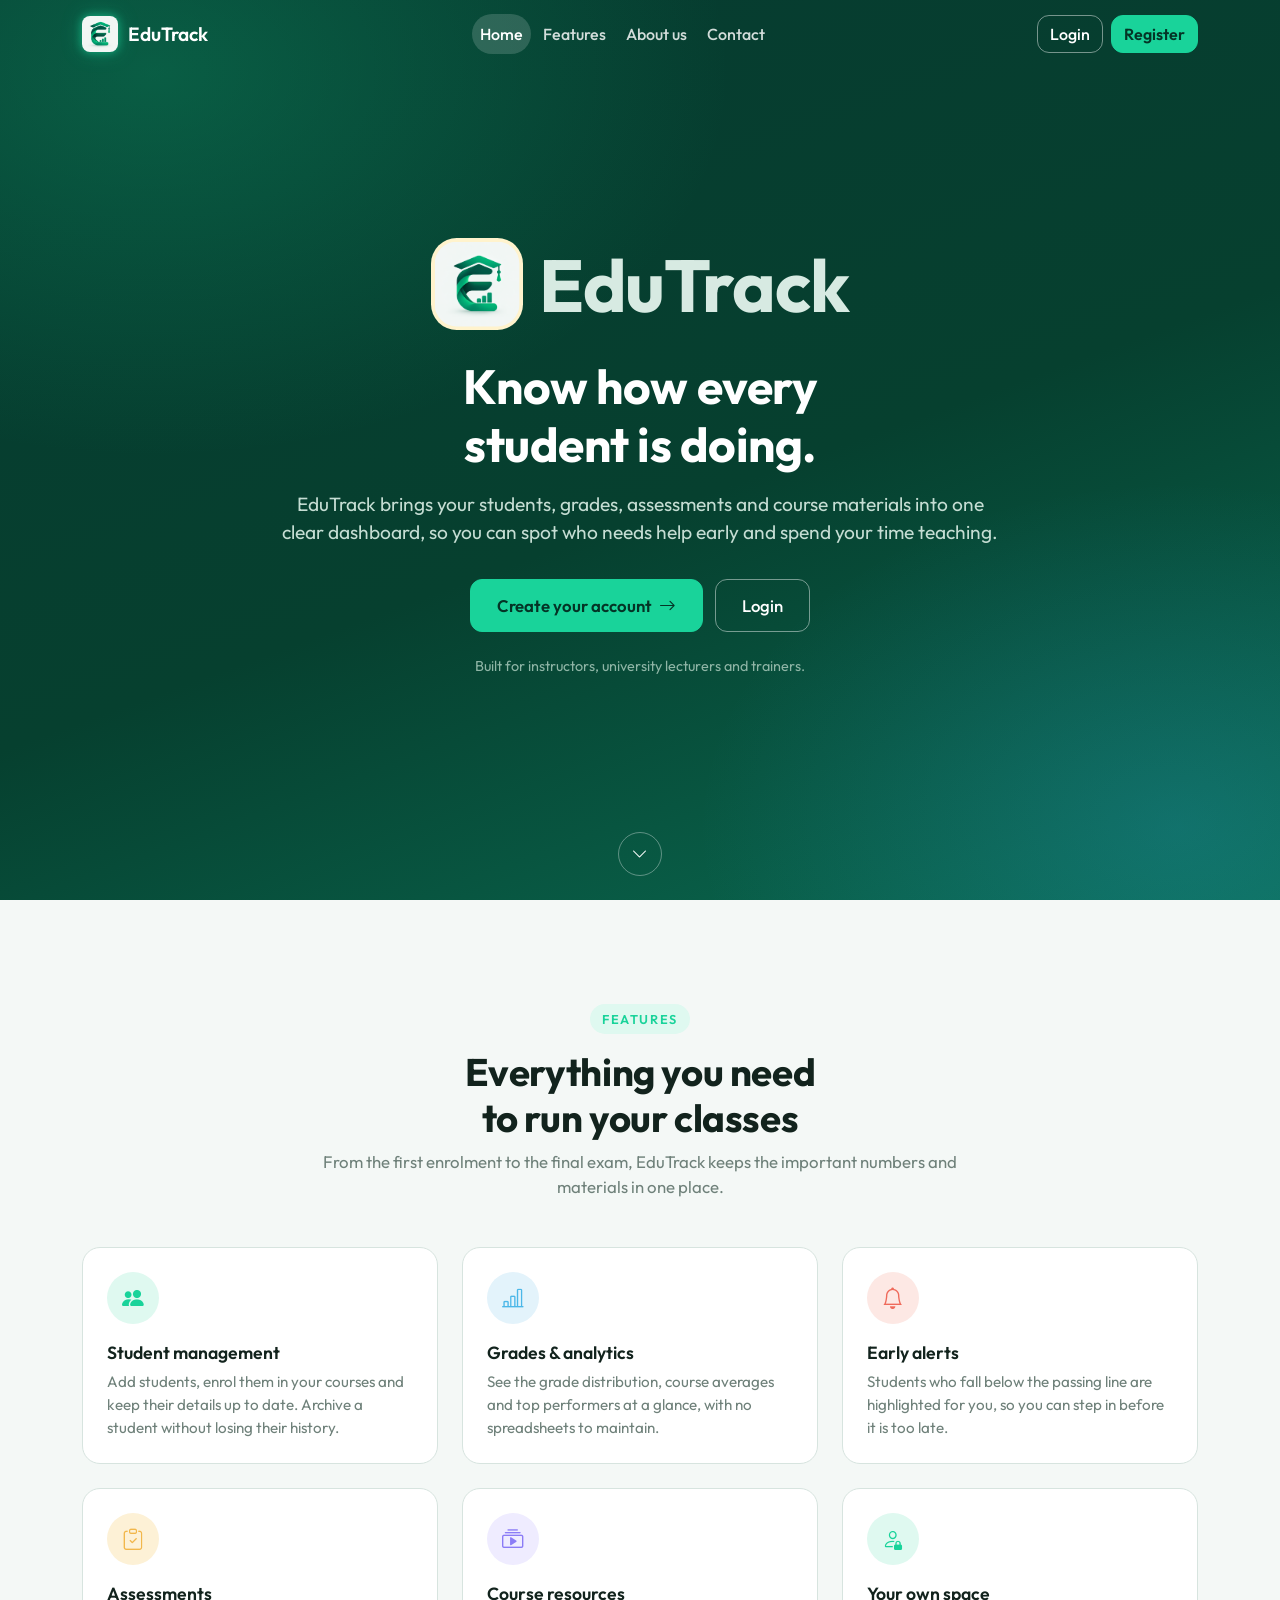
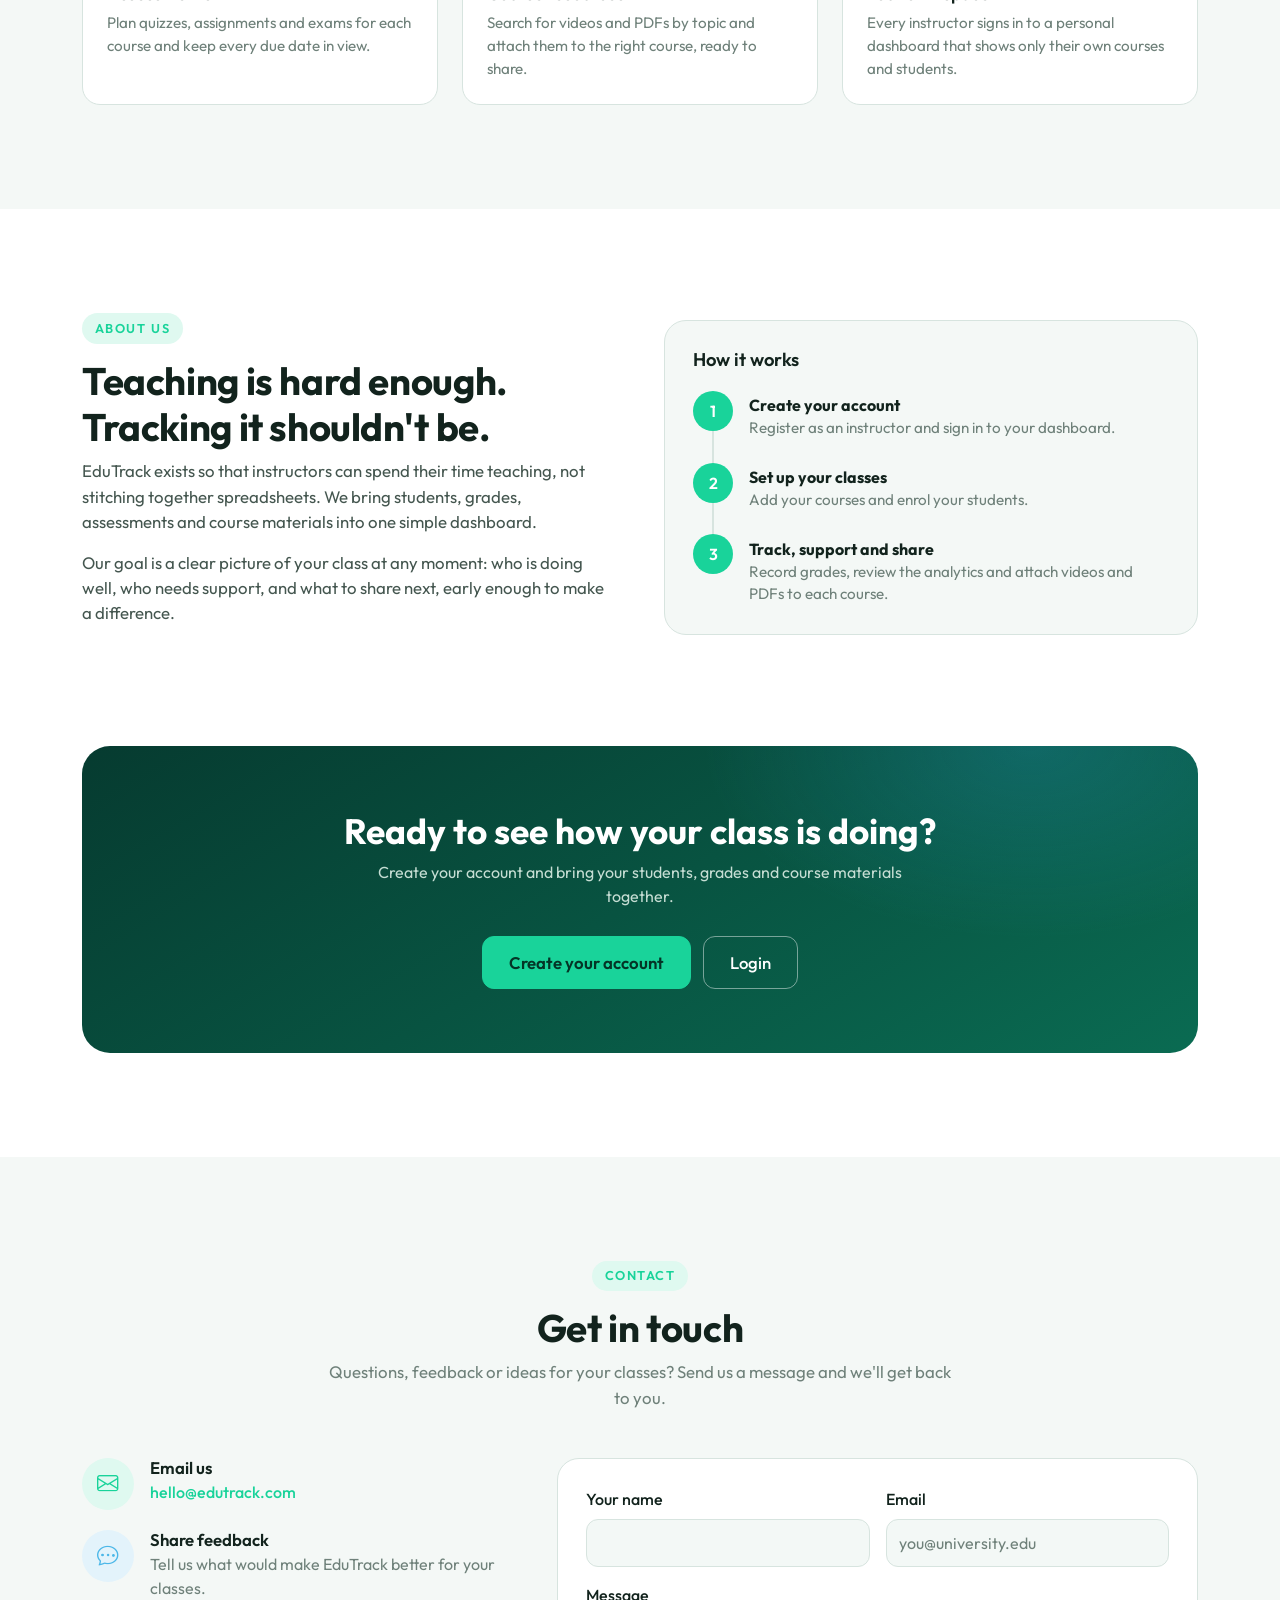
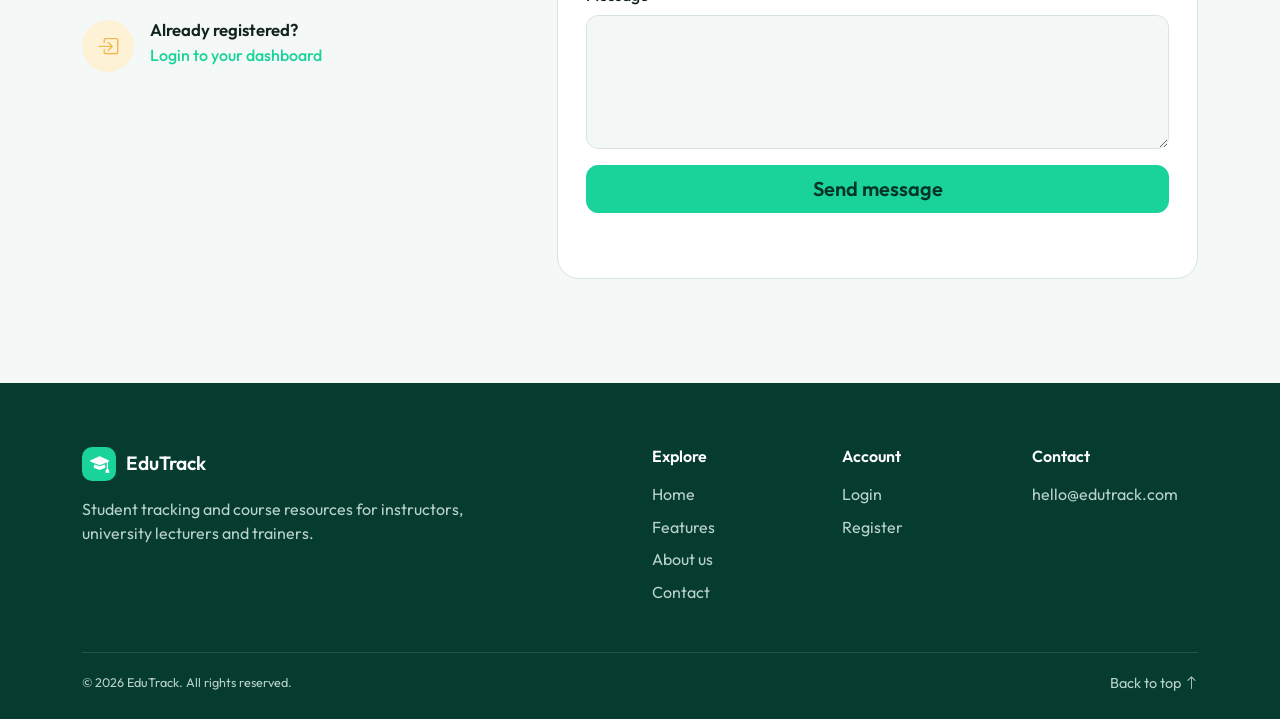
<file: pages/courses.html>
<!doctype html>
<html lang="en">
  <head>
    <meta charset="UTF-8" />

    <meta name="viewport" content="width=device-width, initial-scale=1" />

    <title>EduTrack – Courses</title>

    <!-- Bootstrap -->

    <link
      href="https://cdn.jsdelivr.net/npm/bootstrap@5.3.3/dist/css/bootstrap.min.css"
      rel="stylesheet"
    />

    <!-- Bootstrap Icons -->

    <link
      href="https://cdn.jsdelivr.net/npm/bootstrap-icons@1.11.3/font/bootstrap-icons.css"
      rel="stylesheet"
    />

    <!-- Outfit Font -->

    <link
      href="https://fonts.googleapis.com/css2?family=Outfit:wght@400;500;600;700&display=swap"
      rel="stylesheet"
    />

    <!-- Main Theme -->

    <link href="../css/main.css" rel="stylesheet" />
    <!-- Courses CSS -->

    <link href="../css/courses.css" rel="stylesheet" />
    <script>
      document.documentElement.setAttribute(
        "data-theme",
        localStorage.getItem("theme") || "light",
      );
    </script>
  </head>

  <body>
    <!-- Desktop sidebar toggle -->

    <input type="checkbox" id="navToggle" class="d-none" aria-hidden="true" />

    <div class="layout">
      <!-- ==================================================
             SIDEBAR
        ================================================== -->

      <aside
        class="sidebar offcanvas-lg offcanvas-start"
        id="sidebar"
        tabindex="-1"
      >
        <div class="d-flex justify-content-between align-items-start">
          <a href="dashboard.html" class="brand">
            <img
              class="brand-logo theme-logo"
              src="../images/lightMode.png"
              data-light-src="../images/lightMode.png"
              data-dark-src="../images/darkMode.png"
              alt="EduTrack"
            />
            <span>EduTrack</span>
          </a>

            <button class="btn-close btn-close-white d-lg-none" data-bs-dismiss="offcanvas" data-bs-target="#sidebar"
          aria-label="Close"></button>
        </div>

        <nav class="nav flex-column gap-1">
          <a class="nav-link" href="dashboard.html">
            <i class="bi bi-grid-1x2-fill"></i>Dashboard
          </a>
          <a class="nav-link" id="studentsLink" href="students.html">
            <i class="bi bi-people"></i>Students
          </a>
          <a class="nav-link" id="assessmentsLink" href="assessments.html">
            <i class="bi bi-clipboard-check"></i>Assessments
          </a>
          <a class="nav-link active" id="coursesLink" href="courses.html">
            <i class="bi bi-book"></i>Courses
          </a>
          <a class="nav-link" href="resources.html">
            <i class="bi bi-book"></i>Resources
          </a>

          <a class="nav-link shortcuts-toggle" data-bs-toggle="collapse" href="#shortcutsMenu"
            role="button" aria-expanded="false" aria-controls="shortcutsMenu">
            <i class="bi bi-lightning-charge"></i>Shortcuts
            <i class="bi bi-chevron-down chev"></i>
          </a>

          <div class="collapse" id="shortcutsMenu">
            <div class="nav flex-column gap-1">
              <a class="nav-link" id="newStudentLink" href="students.html?new=true">
                <i class="bi bi-plus-lg"></i>Add student
              </a>
              <a class="nav-link" id="newAssessmentLink" href="assessments.html?new=true">
                <i class="bi bi-plus-lg"></i>New assessment
              </a>
              <a class="nav-link" id="newCourseLink" href="courses.html?new=true">
                <i class="bi bi-plus-lg"></i>Add course
              </a>
            </div>
          </div>
        </nav>

        <nav class="nav flex-column bottom">
          <a class="nav-link" href="../index.html">
            <i class="bi bi-box-arrow-left"></i>

            Log out
          </a>
        </nav>
      </aside>

      <!-- ==================================================
             CONTENT
        ================================================== -->

      <div class="content">
        <!-- ==================================================
                 TOPBAR
            ================================================== -->

        <header class="topbar">
          <!-- Mobile menu -->

          <button
            class="icon-btn d-lg-none"
            type="button"
            data-bs-toggle="offcanvas"
            data-bs-target="#sidebar"
            aria-label="Open menu"
          >
            <i class="bi bi-list fs-5"></i>
          </button>

          <!-- Desktop menu -->

          <label
            for="navToggle"
            class="icon-btn d-none d-lg-grid"
            style="place-items: center; cursor: pointer"
            aria-label="Toggle menu"
          >
            <i class="bi bi-list fs-5"></i>
          </label>

          <h1 class="me-auto">Courses</h1>

          <!-- Search -->

          <form class="search" role="search" onsubmit="return false;">
            <i class="bi bi-search"></i>

            <input
              class="form-control"
              type="search"
              id="searchInput"
              placeholder="Search courses"
              aria-label="Search courses"
            />
          </form>

          <!-- Theme -->

          <button
            class="icon-btn"
            id="themeToggle"
            type="button"
            aria-label="Change theme"
          >
            <i class="bi bi-moon-fill" id="themeIcon"></i>
          </button>

          <!-- Profile -->

          <div class="dropdown">
            <button
              class="avatar"
              id="topAvatar"
              data-bs-toggle="dropdown"
              aria-label="Profile menu"
            ></button>

            <div class="dropdown-menu dropdown-menu-end p-3 shadow border-0 dd">
              <div class="d-flex gap-3 align-items-center mb-2">
                <span class="avatar avatar-lg" id="dropdownAvatar"></span>

                <div>
                  <b id="dropdownName"></b>

                  <div class="small text-muted" id="dropdownDepartment"></div>

                  <div class="small text-muted" id="dropdownEmail"></div>
                </div>
              </div>

              <hr class="my-2" />

              <a
                class="dropdown-item rounded"
                href="#"
                data-bs-toggle="modal"
                data-bs-target="#profileModal"
              >
                <i class="bi bi-person me-2"></i>

                My profile
              </a>

              <a
                class="dropdown-item rounded"
                href="#"
                data-bs-toggle="modal"
                data-bs-target="#changePasswordModal"
              >
                <i class="bi bi-lock me-2"></i>
                Change password
              </a>
              <a
                class="dropdown-item rounded text-danger"
                href="#"
                id="logoutBtn"
              >
                <i class="bi bi-box-arrow-right me-2"></i>

                Log out
              </a>
            </div>
          </div>
        </header>

        <!-- ==================================================
                 MAIN
            ================================================== -->

        <main class="p-3 p-lg-4">
          <!-- Page Header -->

          <div
            class="d-flex flex-wrap justify-content-between align-items-center gap-3 mb-4"
          >
            <div>
              <p class="text-muted mb-0">Manage your courses.</p>
            </div>

            <button type="button" class="btn btn-green" id="addCourseBtn">
              <i class="bi bi-plus-lg me-1"></i>

              Add Course
            </button>
          </div>

          <!-- ==================================================
                     COURSE FORM
                ================================================== -->

          <div
            class="modal fade"
            id="courseFormContainer"
            tabindex="-1"
            aria-hidden="true"
          >
            <div class="modal-dialog modal-dialog-centered">
              <div class="modal-content border-0" style="border-radius: 16px">
                <form id="courseForm">
                  <div class="modal-header border-0 pb-0">
                    <div>
                      <h5 class="modal-title fw-bold" id="courseFormTitle">
                        Add Course
                      </h5>
                      <p class="text-muted mb-0 small">
                        Enter the course information.
                      </p>
                    </div>
                    <button
                      type="button"
                      class="btn-close"
                      data-bs-dismiss="modal"
                      aria-label="Close"
                    ></button>
                  </div>

                  <div class="modal-body">
                    <div class="row g-3">
                      <div class="col-12 col-md-6">
                        <label for="courseName" class="form-label"
                          >Course Name</label
                        >
                        <input
                          type="text"
                          id="courseName"
                          class="form-control"
                          placeholder="Course Name"
                        />
                      </div>
                      <div class="col-12 col-md-6">
                        <label for="courseCategory" class="form-label"
                          >Category</label
                        >
                        <input
                          type="text"
                          id="courseCategory"
                          class="form-control"
                          placeholder="Category"
                        />
                      </div>
                      <div class="col-12">
                        <label for="courseDescription" class="form-label"
                          >Description</label
                        >
                        <textarea
                          id="courseDescription"
                          class="form-control"
                          rows="3"
                          placeholder="Course Description"
                        ></textarea>
                      </div>
                    </div>
                  </div>

                  <div class="modal-footer border-0">
                    <button
                      type="button"
                      id="cancelCourseBtn"
                      class="btn btn-light"
                      data-bs-dismiss="modal"
                    >
                      Cancel
                    </button>
                    <button
                      type="submit"
                      id="submitCourseBtn"
                      class="btn btn-green"
                    >
                      Add Course
                    </button>
                  </div>
                </form>
              </div>
            </div>
          </div>

          <!-- ==================================================
                     COURSES
                ================================================== -->

          <div id="coursesContainer" class="row g-4"></div>

          <!-- ==================================================
                     NO RESULTS
                ================================================== -->

          <div
            id="noCoursesMessage"
            class="text-center py-5"
            style="display: none"
          >
            <i class="bi bi-search fs-1 text-muted"></i>

            <h3 class="h5 mt-3">No courses found</h3>

            <p class="text-muted">Try another search term.</p>
          </div>
        </main>
      </div>
    </div>

   
    <!-- ================= PROFILE MODAL ================= -->

    <div
      class="modal fade"
      id="profileModal"
      tabindex="-1"
      aria-labelledby="profileTitle"
      aria-hidden="true"
    >
      <div class="modal-dialog modal-dialog-centered">
        <div class="modal-content">
          <form id="profileForm">
            <!-- HEADER -->
            <div class="modal-header border-0">
              <h2 class="modal-title h5 fw-bold" id="profileTitle">
                My profile
              </h2>

              <button
                type="button"
                class="btn-close"
                data-bs-dismiss="modal"
                aria-label="Close"
              ></button>
            </div>

            <!-- BODY -->
            <div class="modal-body">
              <!-- PROFILE IMAGE -->
              <div class="d-flex align-items-center gap-3 mb-4">
                <span
                  class="avatar profile-avatar-preview"
                  id="profileAvatar"
                ></span>

                <div>
                  <label
                    for="profileImageInput"
                    class="btn btn-outline-success btn-sm mb-1"
                  >
                    <i class="bi bi-camera me-1"></i>
                    Choose photo
                  </label>

                  <input
                    type="file"
                    id="profileImageInput"
                    accept="image/*"
                    class="d-none"
                  />

                  <div class="small text-muted">JPG, PNG or WEBP</div>
                </div>
              </div>

              <div class="row g-3">
                <!-- NAME -->
                <div class="col-12">
                  <label class="form-label" for="p-name"> Full name </label>

                  <input id="p-name" class="form-control" required />
                </div>

                <!-- DEPARTMENT -->
                <div class="col-12">
                  <label class="form-label" for="p-dept">
                    Department / subject
                  </label>

                  <input id="p-dept" class="form-control" required />
                </div>

                <!-- PHONE -->
                <div class="col-12">
                  <label class="form-label" for="p-phone"> Phone number </label>

                  <input
                    id="p-phone"
                    type="tel"
                    class="form-control"
                    placeholder="+962 7X XXX XXXX"
                    required
                  />
                </div>

                <!-- EMAIL -->
                <div class="col-12">
                  <label class="form-label" for="p-email">
                    Sign-in email
                  </label>

                  <input
                    id="p-email"
                    type="email"
                    class="form-control"
                    readonly
                  />
                </div>
              </div>
            </div>

            <!-- FOOTER -->
            <div class="modal-footer border-0">
              <button
                type="button"
                class="btn btn-light"
                data-bs-dismiss="modal"
              >
                Cancel
              </button>

              <button type="submit" class="btn btn-green">Save profile</button>
            </div>
          </form>
        </div>
      </div>
    </div>

    <!-- CHANGE PASSWORD MODAL -->
    <div class="modal fade" id="changePasswordModal" tabindex="-1">
      <div class="modal-dialog modal-dialog-centered">
        <div class="modal-content">
          <form id="changePasswordForm">
            <div class="modal-header border-0">
              <h2 class="modal-title h5 fw-bold">Change password</h2>
              <button
                type="button"
                class="btn-close"
                data-bs-dismiss="modal"
              ></button>
            </div>

            <div class="modal-body">
              <div class="mb-3">
                <label class="form-label" for="currentPassword">
                  Current password
                </label>

                <div class="password-field">
                  <input
                    id="currentPassword"
                    type="password"
                    class="form-control"
                    required
                  />

                  <button
                    type="button"
                    class="toggle-password"
                    data-target="currentPassword"
                  >
                    <i class="bi bi-eye"></i>
                  </button>
                </div>
              </div>

              <div class="mb-3">
                <label class="form-label" for="newPassword">
                  New password
                </label>

                <div class="password-field">
                  <input
                    id="newPassword"
                    type="password"
                    class="form-control"
                    minlength="6"
                    required
                  />

                  <button
                    type="button"
                    class="toggle-password"
                    data-target="newPassword"
                  >
                    <i class="bi bi-eye"></i>
                  </button>
                </div>
              </div>

              <div class="mb-3">
                <label class="form-label" for="confirmNewPassword">
                  Confirm new password
                </label>

                <div class="password-field">
                  <input
                    id="confirmNewPassword"
                    type="password"
                    class="form-control"
                    minlength="6"
                    required
                  />

                  <button
                    type="button"
                    class="toggle-password"
                    data-target="confirmNewPassword"
                  >
                    <i class="bi bi-eye"></i>
                  </button>
                </div>
              </div>
            </div>

            <div class="modal-footer border-0">
              <button
                type="button"
                class="btn btn-light"
                data-bs-dismiss="modal"
              >
                Cancel
              </button>
              <button type="submit" class="btn btn-green">
                Change password
              </button>
            </div>
          </form>
        </div>
      </div>
    </div>

     <!-- Bootstrap JS -->

    <script src="https://cdn.jsdelivr.net/npm/bootstrap@5.3.3/dist/js/bootstrap.bundle.min.js"></script>

    <!-- Profile JS -->

    <script type="module" src="../js/profile.js"></script>
    <script src="../js/passwordToggle.js"></script>

    <!-- Theme JS -->

    <script src="../js/theme.js"></script>

    <!-- Courses JS -->

    <script type="module" src="../js/courses.js"></script>
    <script src="../js/indicators.js"></script>

  </body>
</html>
</file>
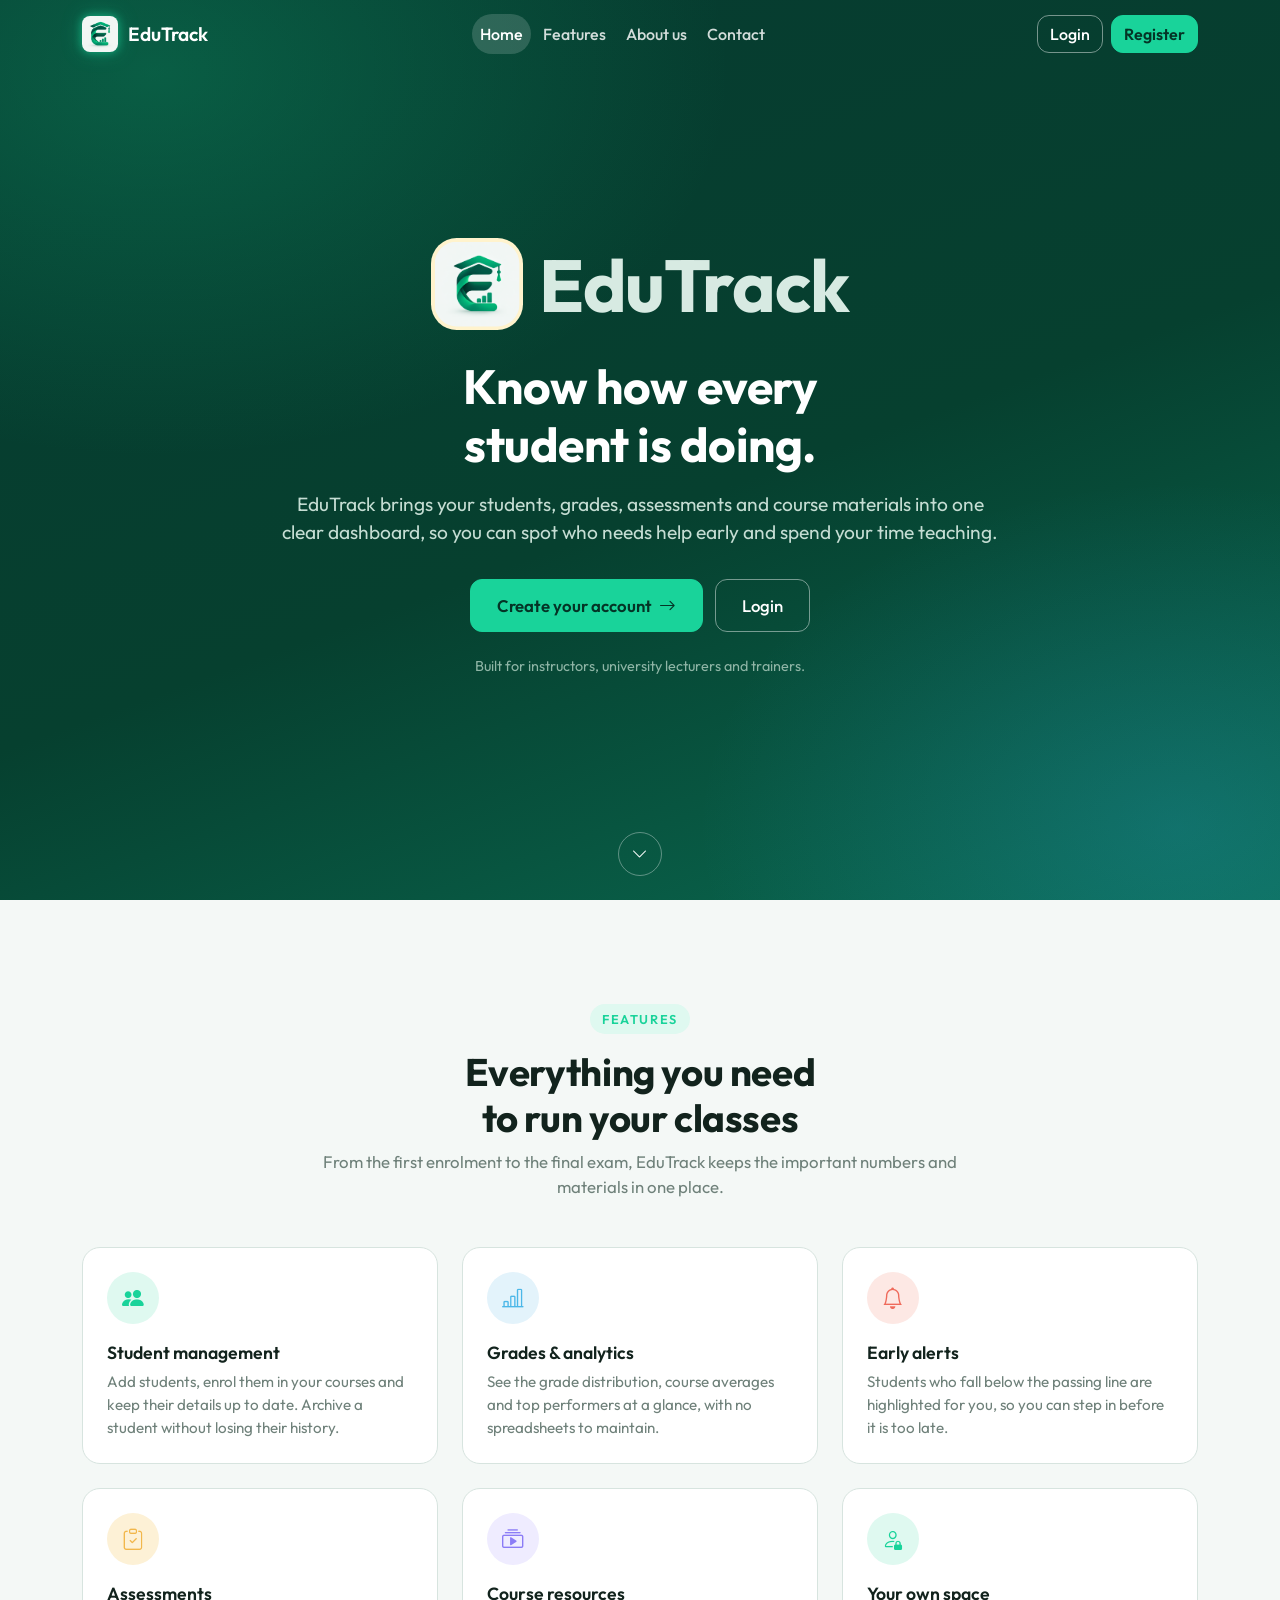
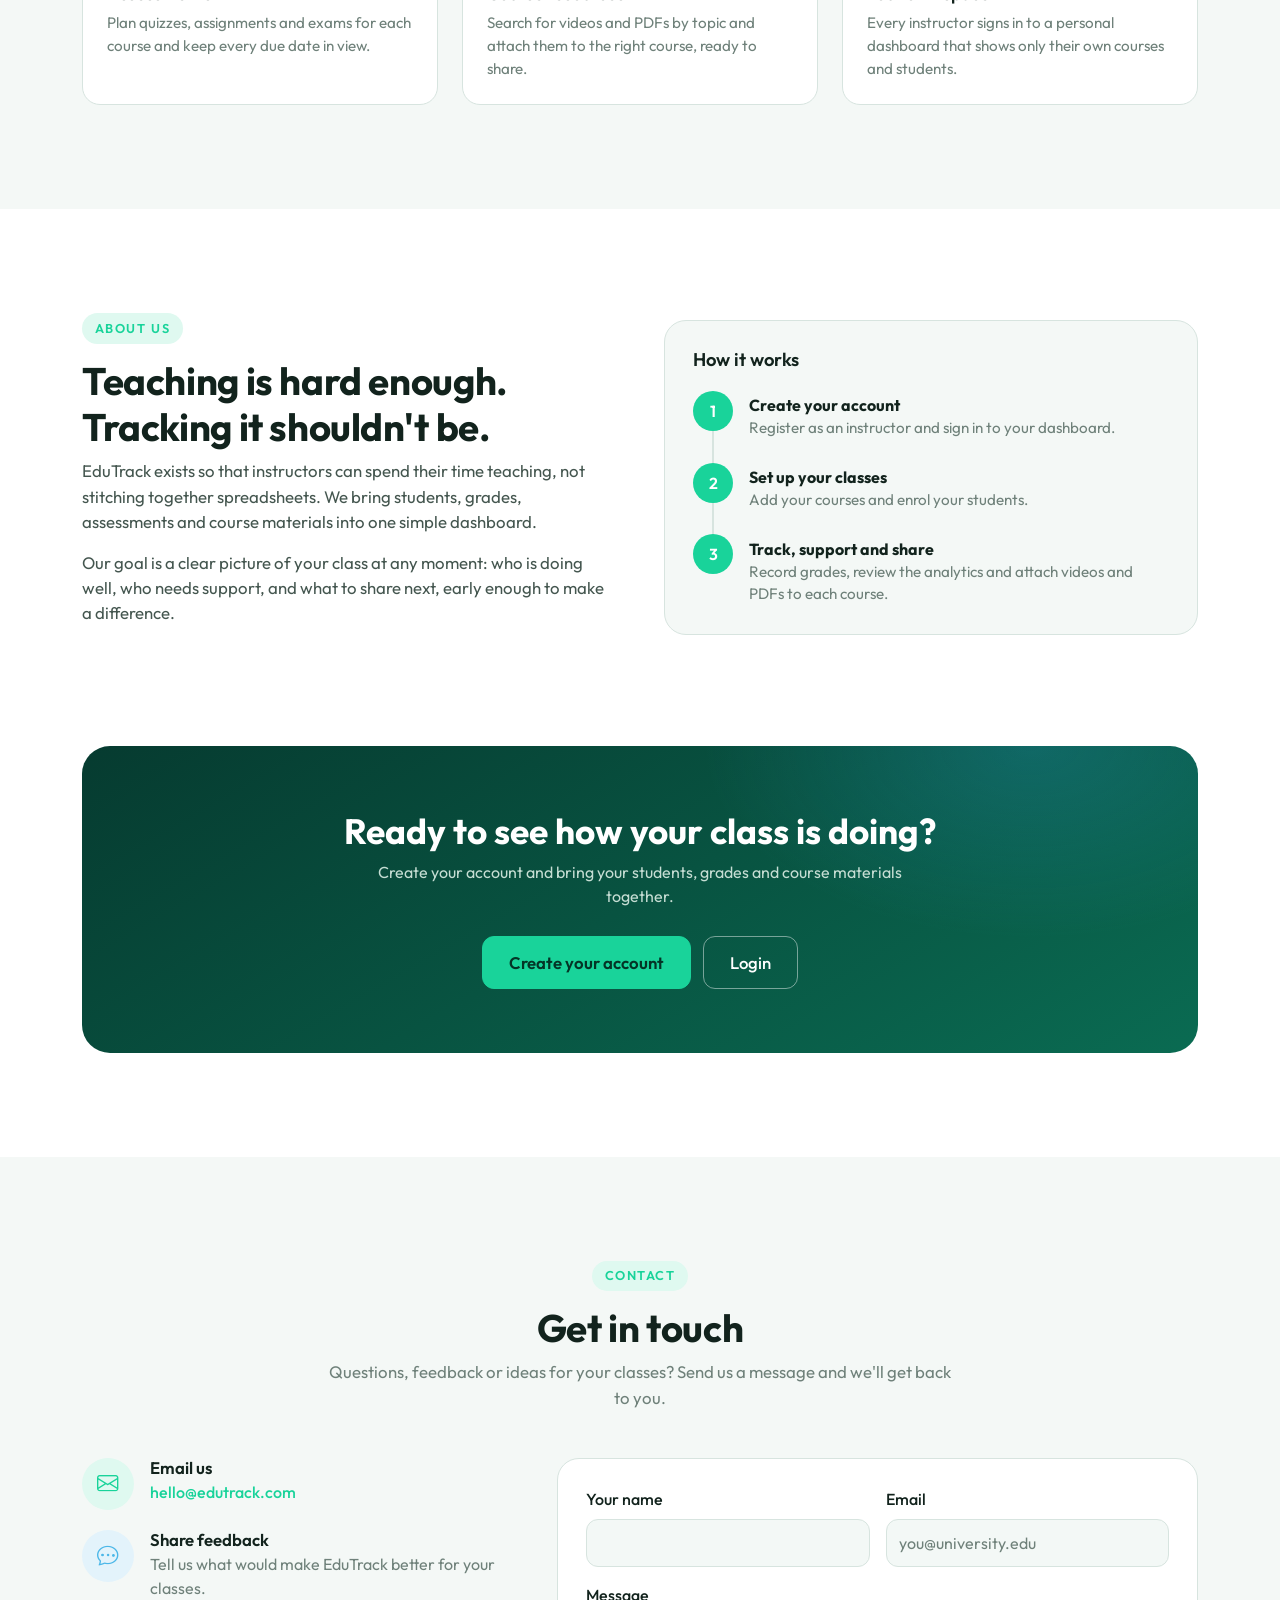
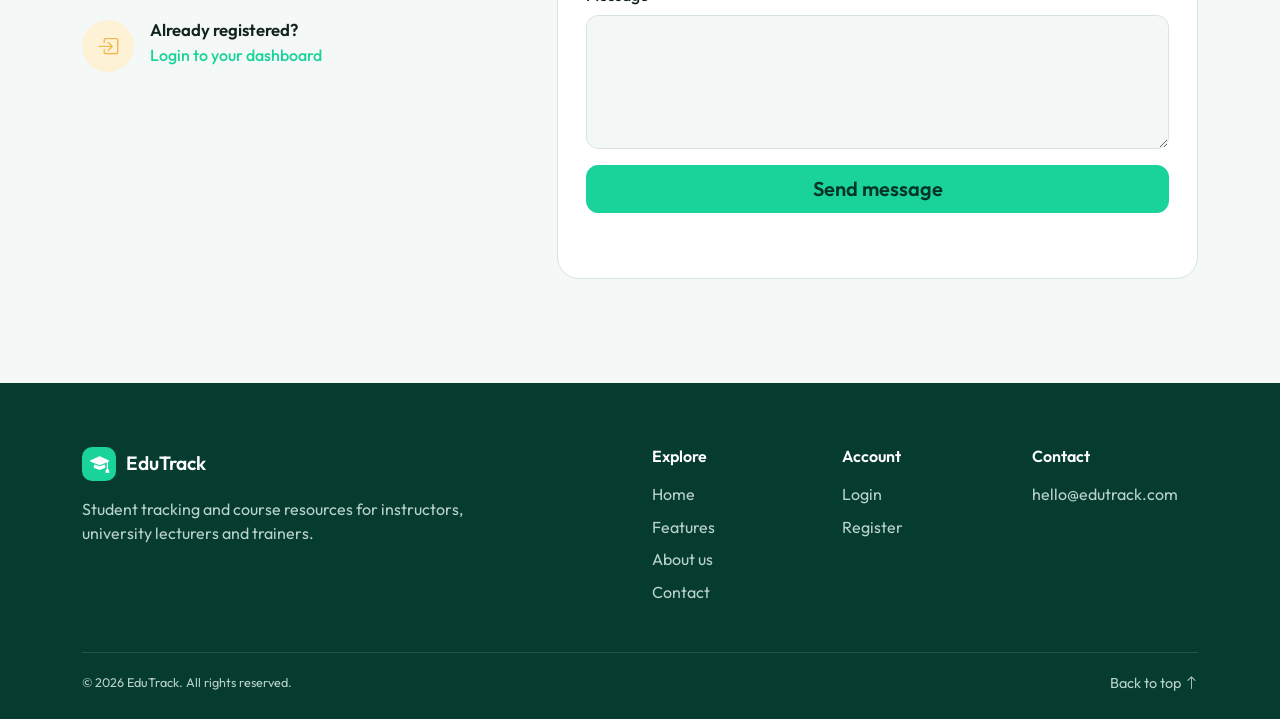
<file: pages/dashboard.html>
<!doctype html>
<html lang="en">

<head>
  <meta charset="UTF-8" />

  <meta name="viewport" content="width=device-width, initial-scale=1" />

  <title>
    EduTrack – Dashboard
  </title>


  <!-- Bootstrap -->

  <link href="https://cdn.jsdelivr.net/npm/bootstrap@5.3.3/dist/css/bootstrap.min.css" rel="stylesheet" />


  <!-- Bootstrap Icons -->

  <link href="https://cdn.jsdelivr.net/npm/bootstrap-icons@1.11.3/font/bootstrap-icons.css" rel="stylesheet" />


  <!-- Google Font -->

  <link href="https://fonts.googleapis.com/css2?family=Outfit:wght@400;500;600;700&display=swap" rel="stylesheet" />


  <!-- Main CSS -->

  <link href="../css/main.css" rel="stylesheet" />


  <!-- Load Theme Before Page Appears -->

  <script>

    document.documentElement.setAttribute(
      "data-theme",
      localStorage.getItem("theme") || "light"
    );

  </script>

</head>


<body>


  <!-- ================================= -->
  <!-- NAV TOGGLE -->
  <!-- ================================= -->

  <input type="checkbox" id="navToggle" class="d-none" aria-hidden="true" />


  <div class="layout">


    <!-- ================================= -->
    <!-- SIDEBAR -->
    <!-- ================================= -->

    <aside class="sidebar offcanvas-lg offcanvas-start" id="sidebar" tabindex="-1">


      <!-- Logo -->

      <div class="d-flex justify-content-between align-items-start">

        <a href="dashboard.html" class="brand">

          <img class="brand-logo theme-logo" src="../images/lightMode.png" data-light-src="../images/lightMode.png"
            data-dark-src="../images/darkMode.png" alt="EduTrack" />

          <span>
            EduTrack
          </span>

        </a>


        <button class="btn-close btn-close-white d-lg-none" data-bs-dismiss="offcanvas" data-bs-target="#sidebar"
          aria-label="Close"></button>
      </div>


      <!-- Navigation -->

      <nav class="nav flex-column gap-1">


        <!-- Dashboard -->

        <a class="nav-link active" href="dashboard.html">

          <i class="bi bi-grid-1x2-fill"></i>

          Dashboard

        </a>


        <!-- Students -->

        <a class="nav-link" id="studentsLink" href="students.html">

          <i class="bi bi-people"></i>

          Students

        </a>


        <!-- Assessments -->

        <a class="nav-link" id="assessmentsLink" href="assessments.html">

          <i class="bi bi-clipboard-check"></i>

          Assessments

        </a>


        <!-- Courses -->

        <a class="nav-link" id="coursesLink" href="courses.html">

          <i class="bi bi-book"></i>

          Courses

        </a>


        <!-- Resources -->

        <a class="nav-link" href="resources.html">

          <i class="bi bi-book"></i>

          Resources

        </a>


        <!-- Shortcuts -->

        <a class="nav-link shortcuts-toggle" data-bs-toggle="collapse" href="#shortcutsMenu" role="button"
          aria-expanded="false" aria-controls="shortcutsMenu">

          <i class="bi bi-lightning-charge"></i>

          Shortcuts

          <i class="bi bi-chevron-down chev"></i>

        </a>


        <!-- Shortcut Menu -->

        <div class="collapse" id="shortcutsMenu">

          <div class="nav flex-column gap-1">


            <!-- Add Student -->

            <a class="nav-link" id="newStudentLink" href="students.html?new=true">

              <i class="bi bi-plus-lg"></i>

              Add student

            </a>


            <!-- New Assessment -->

            <a class="nav-link" id="newAssessmentLink" href="assessments.html?new=true">

              <i class="bi bi-plus-lg"></i>

              New assessment

            </a>


            <!-- Add Course -->

            <a class="nav-link" id="newCourseLink" href="courses.html?new=true">

              <i class="bi bi-plus-lg"></i>

              Add course

            </a>


          </div>

        </div>


      </nav>


      <!-- Sidebar Logout -->

      <nav class="nav flex-column bottom">

        <a class="nav-link" href="#" id="sidebarLogout">

          <i class="bi bi-box-arrow-left"></i>

          Log out

        </a>

      </nav>


    </aside>


    <!-- ================================= -->
    <!-- CONTENT -->
    <!-- ================================= -->

    <div class="content">


      <!-- ================================= -->
      <!-- TOPBAR -->
      <!-- ================================= -->

      <header class="topbar">


        <!-- Mobile Sidebar Button -->

        <button class="icon-btn d-lg-none" type="button" data-bs-toggle="offcanvas" data-bs-target="#sidebar"
          aria-label="Open menu">

          <i class="bi bi-list fs-5"></i>

        </button>


        <!-- Desktop Sidebar Toggle -->

        <label for="navToggle" class="icon-btn d-none d-lg-grid" style="
            place-items: center;
            cursor: pointer;
          " aria-label="Toggle menu">

          <i class="bi bi-list fs-5"></i>

        </label>


        <h1 class="me-auto">
          Dashboard
        </h1>


        <!-- Search -->

        <form class="search" role="search" action="students.html">

          <i class="bi bi-search"></i>

          <input class="form-control" type="search" name="q" placeholder="Search students"
            aria-label="Search students" />

        </form>


        <!-- Theme Toggle -->

        <button class="icon-btn" id="themeToggle" type="button" aria-label="Change theme">

          <i class="bi bi-moon-fill" id="themeIcon"></i>

        </button>


        <!-- ================================= -->
        <!-- PROFILE DROPDOWN -->
        <!-- ================================= -->

        <div class="dropdown">


          <button class="avatar" id="topAvatar" data-bs-toggle="dropdown" aria-label="Profile menu">
          </button>


          <div class="dropdown-menu dropdown-menu-end p-3 shadow border-0 dd">


            <!-- Instructor Info -->

            <div class="d-flex gap-3 align-items-center mb-2">

              <span class="avatar avatar-lg" id="dropdownAvatar">
              </span>


              <div>

                <b id="dropdownName"></b>


                <div class="small text-muted" id="dropdownDepartment">
                </div>


                <div class="small text-muted" id="dropdownEmail">
                </div>

              </div>

            </div>


            <hr class="my-2" />


            <!-- My Profile -->

            <a class="dropdown-item rounded" href="#" data-bs-toggle="modal" data-bs-target="#profileModal">

              <i class="bi bi-person me-2"></i>

              My profile

            </a>


            <!-- Change Password -->

            <a class="dropdown-item rounded" href="#" data-bs-toggle="modal" data-bs-target="#changePasswordModal">

              <i class="bi bi-lock me-2"></i>

              Change password

            </a>


            <!-- Logout -->

            <a class="dropdown-item rounded text-danger" href="#" id="logoutBtn">

              <i class="bi bi-box-arrow-right me-2"></i>

              Log out

            </a>


          </div>

        </div>


      </header>


      <!-- ================================= -->
      <!-- MAIN -->
      <!-- ================================= -->

      <main class="p-3 p-lg-4">


        <!-- Welcome -->

        <div class="mb-3">

          <h1>

            Welcome back,

            <span id="instructorName"></span>

          </h1>


          <p class="text-muted mb-0">

            Here's how your classes are doing.

          </p>

        </div>


        <!-- ================================= -->
        <!-- STATISTICS -->
        <!-- ================================= -->

        <div class="box strip mb-3">


          <!-- Active Students -->

          <div class="it">

            <span class="ico" style="
                background: var(--g1);
                color: var(--g5);
              ">

              <i class="bi bi-people-fill"></i>

            </span>


            <div>

              <b id="state-active">
                0
              </b>

              <small>
                Active students
              </small>

            </div>

          </div>


          <!-- Average Grade -->

          <div class="it">

            <span class="ico" style="
                background: #e3f3fb;
                color: var(--blue);
              ">

              <i class="bi bi-journal-check"></i>

            </span>


            <div>

              <b id="state-avg-grade">
                0%
              </b>

              <small>
                Average grade
              </small>

            </div>

          </div>


          <!-- Need Attention -->

          <div class="it">

            <span class="ico" style="
                background: #fdf1d6;
                color: var(--amber);
              ">

              <i class="bi bi-exclamation-lg"></i>

            </span>


            <div>

              <b id="state-attention">
                0
              </b>

              <small>
                Need attention
              </small>

            </div>

          </div>


        </div>


        <!-- ================================= -->
        <!-- DASHBOARD CARDS -->
        <!-- ================================= -->

        <div class="row g-3">


          <!-- Grade Distribution -->

          <div class="col-lg-6">

            <div class="box">

              <h2>
                Grade distribution
              </h2>


              <div class="pills">


                <div>

                  <span id="grade-0-49" class="cnt">
                    0
                  </span>

                  <div class="col">

                    <i id="bar-0-49" class="b"></i>

                  </div>

                  0–49

                </div>


                <div>

                  <span id="grade-50-59" class="cnt">
                    0
                  </span>

                  <div class="col">

                    <i id="bar-50-59" class="b"></i>

                  </div>

                  50–59

                </div>


                <div>

                  <span id="grade-60-69" class="cnt">
                    0
                  </span>

                  <div class="col">

                    <i id="bar-60-69" class="b"></i>

                  </div>

                  60–69

                </div>


                <div>

                  <span id="grade-70-79" class="cnt">
                    0
                  </span>

                  <div class="col">

                    <i id="bar-70-79" class="b"></i>

                  </div>

                  70–79

                </div>


                <div>

                  <span id="grade-80-89" class="cnt">
                    0
                  </span>

                  <div class="col">

                    <i id="bar-80-89" class="b"></i>

                  </div>

                  80–89

                </div>


                <div>

                  <span id="grade-90-100" class="cnt">
                    0
                  </span>

                  <div class="col">

                    <i id="bar-90-100" class="a"></i>

                  </div>

                  90+

                </div>


              </div>

            </div>

          </div>


          <!-- Average By Course -->

          <div class="col-lg-6">

            <div class="box">

              <h2>
                Average by course
              </h2>

              <div class="mt-3" id="course-averages">
              </div>

            </div>

          </div>


          <!-- Students Needing Attention -->

          <div class="col-lg-6">

            <div class="box">

              <div class="d-flex justify-content-between">

                <h2>
                  Students needing attention
                </h2>

              </div>


              <!-- IMPORTANT:
                   Only one attention-list ID -->

              <div id="attention-list">
              </div>

            </div>

          </div>


          <!-- Top Performers -->

          <div class="col-lg-6">

            <div class="box">

              <h2>
                Top performers
              </h2>

              <div id="performers-list">
              </div>

            </div>

          </div>


        </div>


      </main>


    </div>

  </div>



  <!-- ================================= -->
  <!-- PROFILE MODAL -->
  <!-- ================================= -->

  <div class="modal fade" id="profileModal" tabindex="-1" aria-labelledby="profileTitle" aria-hidden="true">

    <div class="modal-dialog modal-dialog-centered">

      <div class="modal-content">


        <form id="profileForm">


          <!-- Header -->

          <div class="modal-header border-0">

            <h2 class="modal-title h5 fw-bold" id="profileTitle">

              My profile

            </h2>


            <button type="button" class="btn-close" data-bs-dismiss="modal" aria-label="Close">
            </button>

          </div>


          <!-- Body -->

          <div class="modal-body">


            <!-- Profile Image -->

            <div class="d-flex align-items-center gap-3 mb-4">

              <span class="avatar profile-avatar-preview" id="profileAvatar">
              </span>


              <div>


                <label for="profileImageInput" class="btn btn-outline-success btn-sm mb-1">

                  <i class="bi bi-camera me-1"></i>

                  Choose photo

                </label>


                <input type="file" id="profileImageInput" accept="image/*" class="d-none" />


                <div class="small text-muted">

                  JPG, PNG or WEBP

                </div>


              </div>

            </div>


            <div class="row g-3">


              <!-- Name -->

              <div class="col-12">

                <label class="form-label" for="p-name">

                  Full name

                </label>


                <input id="p-name" class="form-control" required />

              </div>


              <!-- Department -->

              <div class="col-12">

                <label class="form-label" for="p-dept">

                  Department / subject

                </label>


                <input id="p-dept" class="form-control" required />

              </div>


              <!-- Phone -->

              <div class="col-12">

                <label class="form-label" for="p-phone">

                  Phone number

                </label>


                <input id="p-phone" type="tel" class="form-control" placeholder="+962 7X XXX XXXX" required />


                <small id="phoneError" class="text-danger d-block mt-1">
                </small>

              </div>


              <!-- Email -->

              <div class="col-12">

                <label class="form-label" for="p-email">

                  Sign-in email

                </label>


                <input id="p-email" type="email" class="form-control" readonly />

              </div>


            </div>

          </div>


          <!-- Footer -->

          <div class="modal-footer border-0">

            <button type="button" class="btn btn-light" data-bs-dismiss="modal">

              Cancel

            </button>


            <button type="submit" class="btn btn-green">

              Save profile

            </button>


          </div>


        </form>


      </div>

    </div>

  </div>



  <!-- ================================= -->
  <!-- CHANGE PASSWORD MODAL -->
  <!-- ================================= -->

  <div class="modal fade" id="changePasswordModal" tabindex="-1">

    <div class="modal-dialog modal-dialog-centered">

      <div class="modal-content">


        <form id="changePasswordForm">


          <!-- Header -->

          <div class="modal-header border-0">

            <h2 class="modal-title h5 fw-bold">

              Change password

            </h2>


            <button type="button" class="btn-close" data-bs-dismiss="modal">
            </button>

          </div>


          <!-- Body -->

          <div class="modal-body">


            <!-- Current Password -->

            <div class="mb-3">

              <label class="form-label" for="currentPassword">

                Current password

              </label>


              <div class="password-field">

                <input id="currentPassword" type="password" class="form-control" required />


                <button type="button" class="toggle-password" data-target="currentPassword">

                  <i class="bi bi-eye"></i>

                </button>


              </div>

            </div>


            <!-- New Password -->

            <div class="mb-3">

              <label class="form-label" for="newPassword">

                New password

              </label>


              <div class="password-field">

                <input id="newPassword" type="password" class="form-control" minlength="6" required />


                <button type="button" class="toggle-password" data-target="newPassword">

                  <i class="bi bi-eye"></i>

                </button>


              </div>

            </div>


            <!-- Confirm New Password -->

            <div class="mb-3">

              <label class="form-label" for="confirmNewPassword">

                Confirm new password

              </label>


              <div class="password-field">

                <input id="confirmNewPassword" type="password" class="form-control" minlength="6" required />


                <button type="button" class="toggle-password" data-target="confirmNewPassword">

                  <i class="bi bi-eye"></i>

                </button>


              </div>


              <!-- Change Password Error -->

              <small id="passwordError" class="text-danger d-block mt-1">
              </small>


            </div>


          </div>


          <!-- Footer -->

          <div class="modal-footer border-0">

            <button type="button" class="btn btn-light" data-bs-dismiss="modal">

              Cancel

            </button>


            <button type="submit" class="btn btn-green">

              Change password

            </button>


          </div>


        </form>


      </div>

    </div>

  </div>



  <!-- SCRIPTS -->

  <script src="https://cdn.jsdelivr.net/npm/bootstrap@5.3.3/dist/js/bootstrap.bundle.min.js"></script>


  <script type="module" src="../js/profile.js"></script>


  <script type="module" src="../js/theme.js"></script>


  <script type="module" src="../js/passwordToggle.js"></script>


  <script type="module" src="../js/dashboard.js"></script>
  <script src="../js/indicators.js"></script>


</body>

</html>
</file>
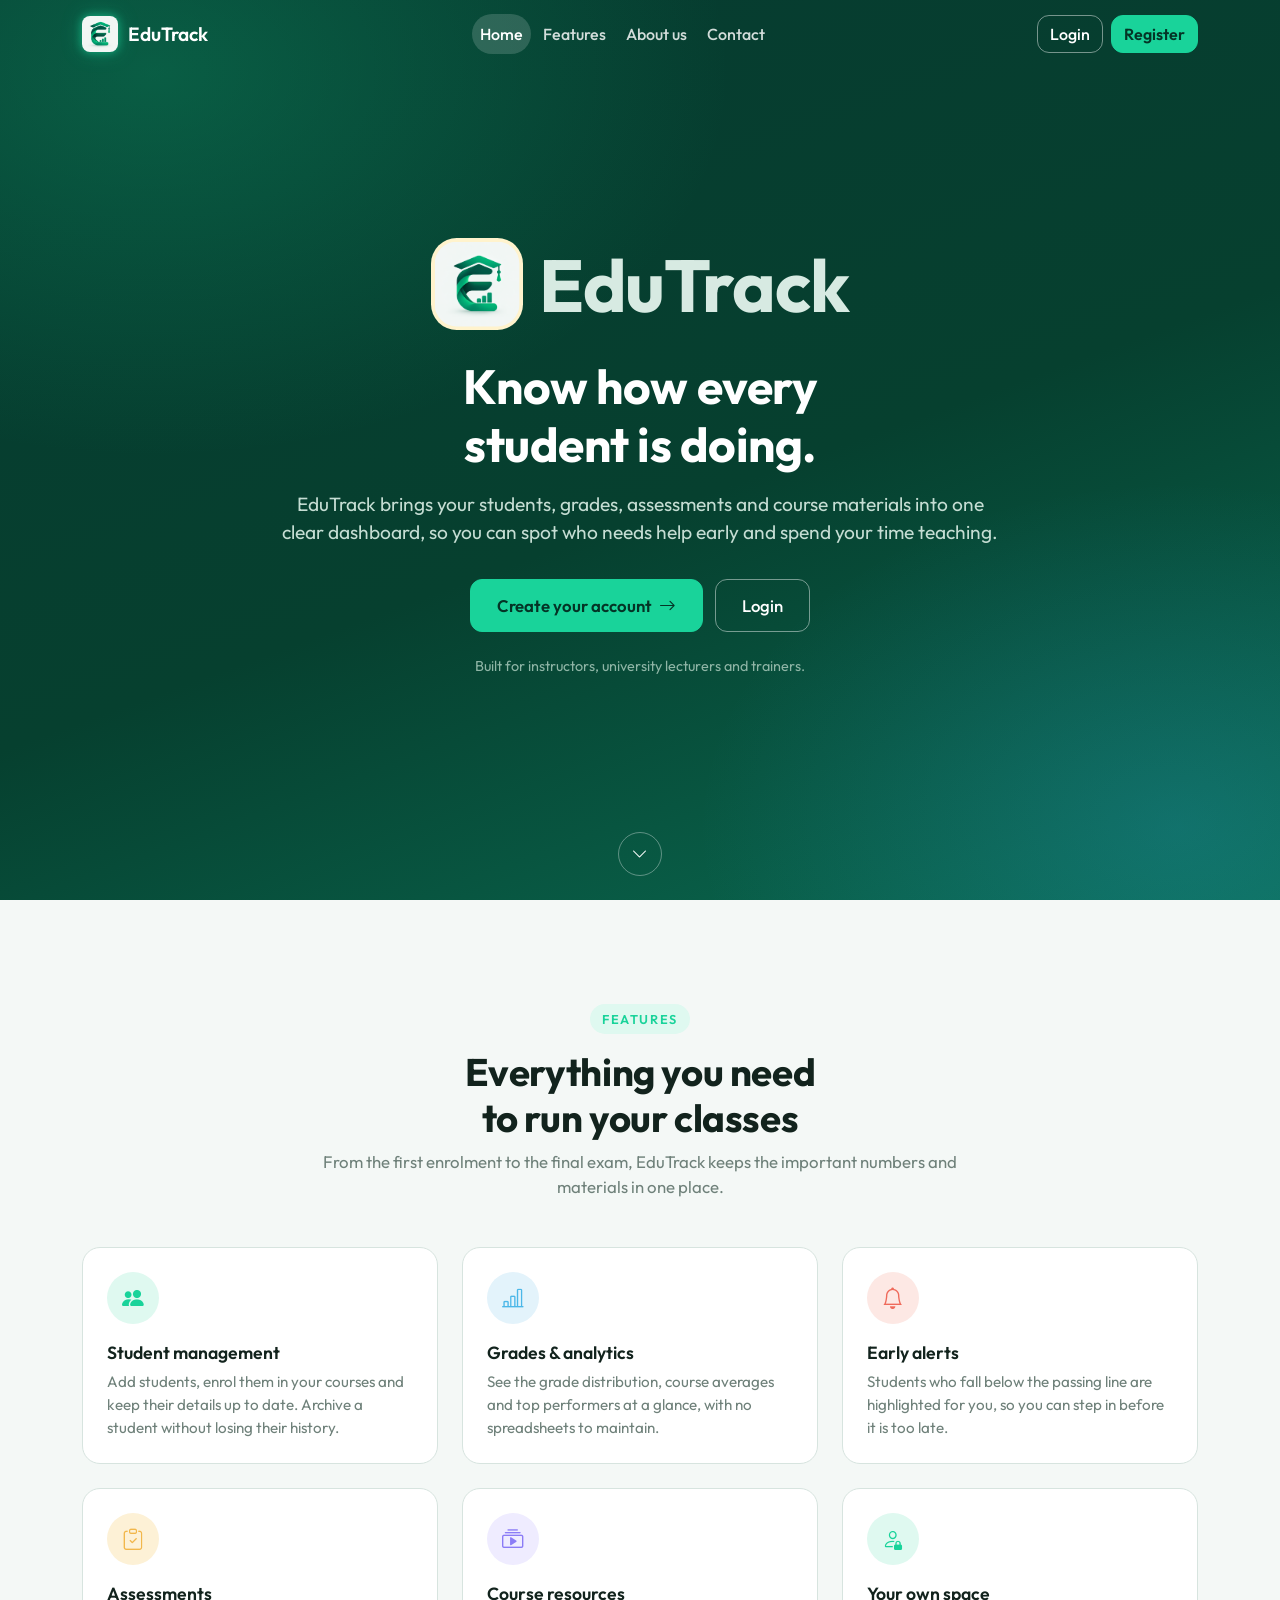
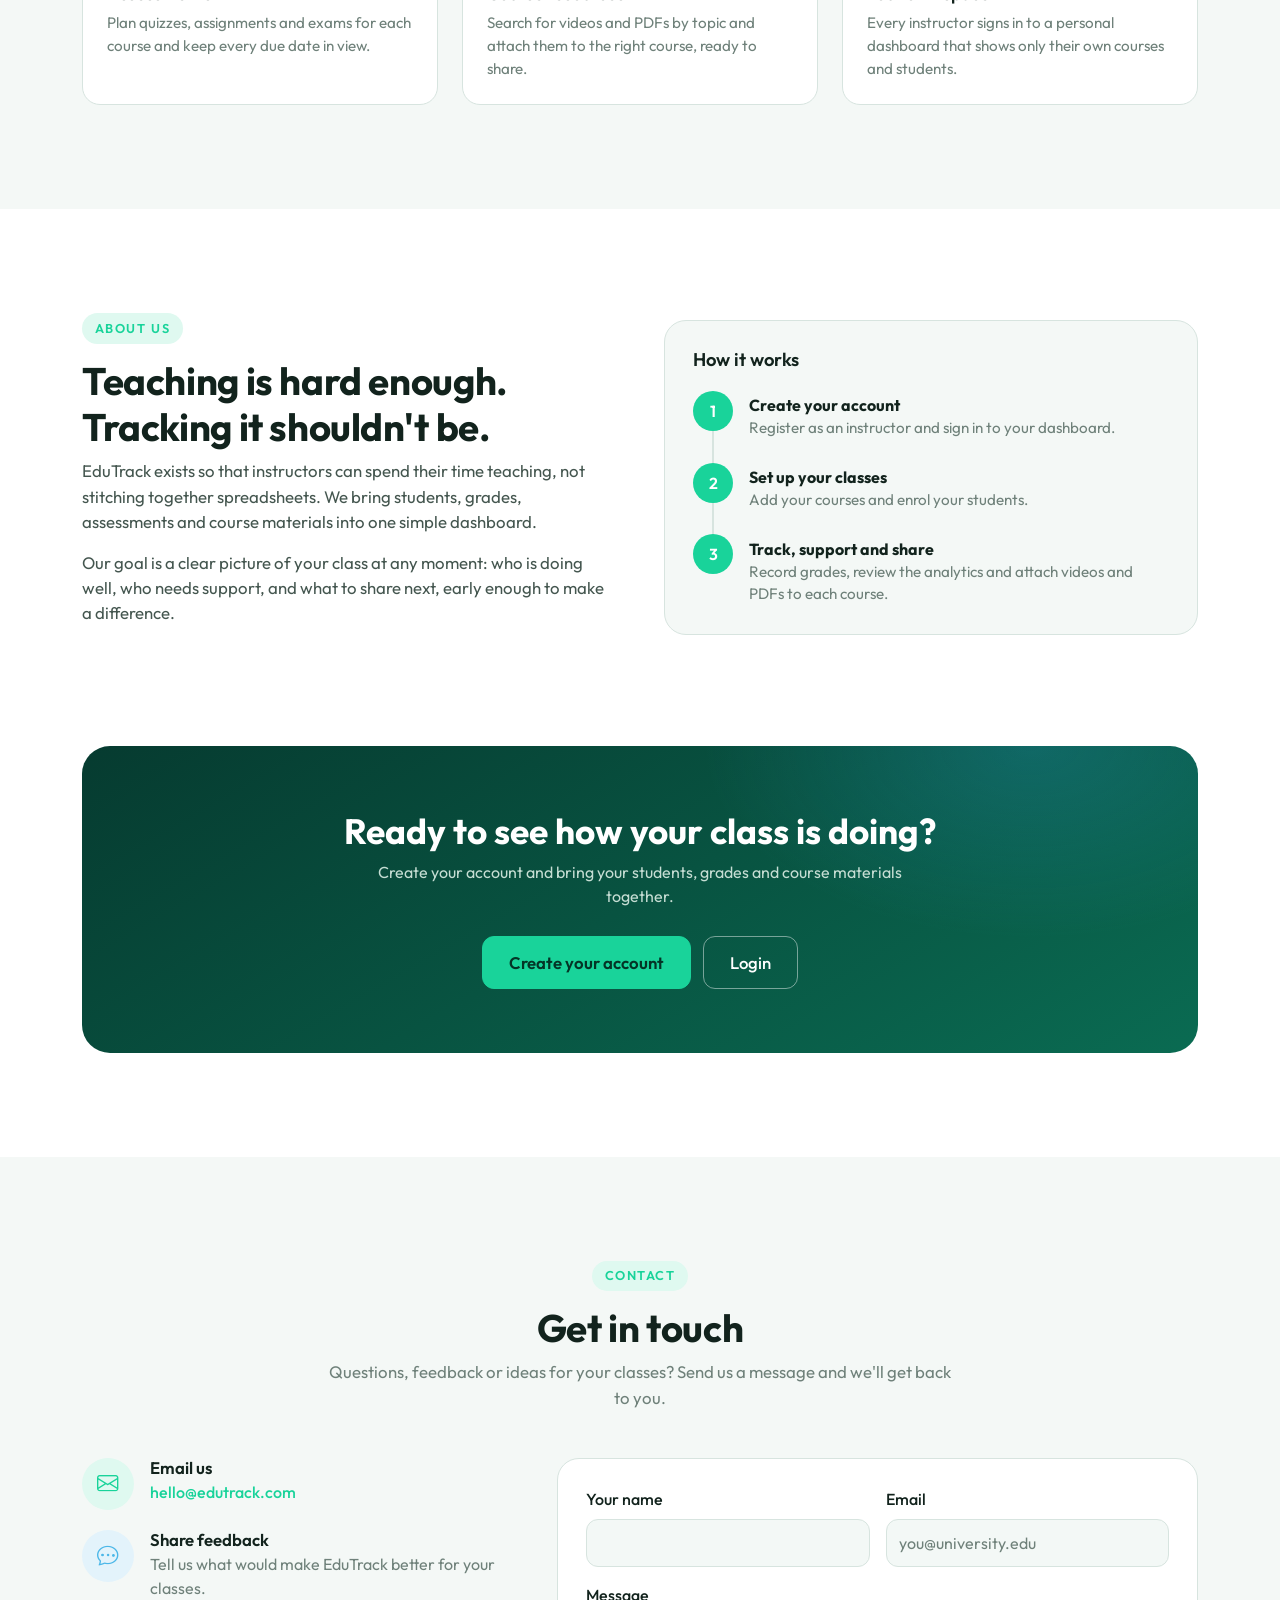
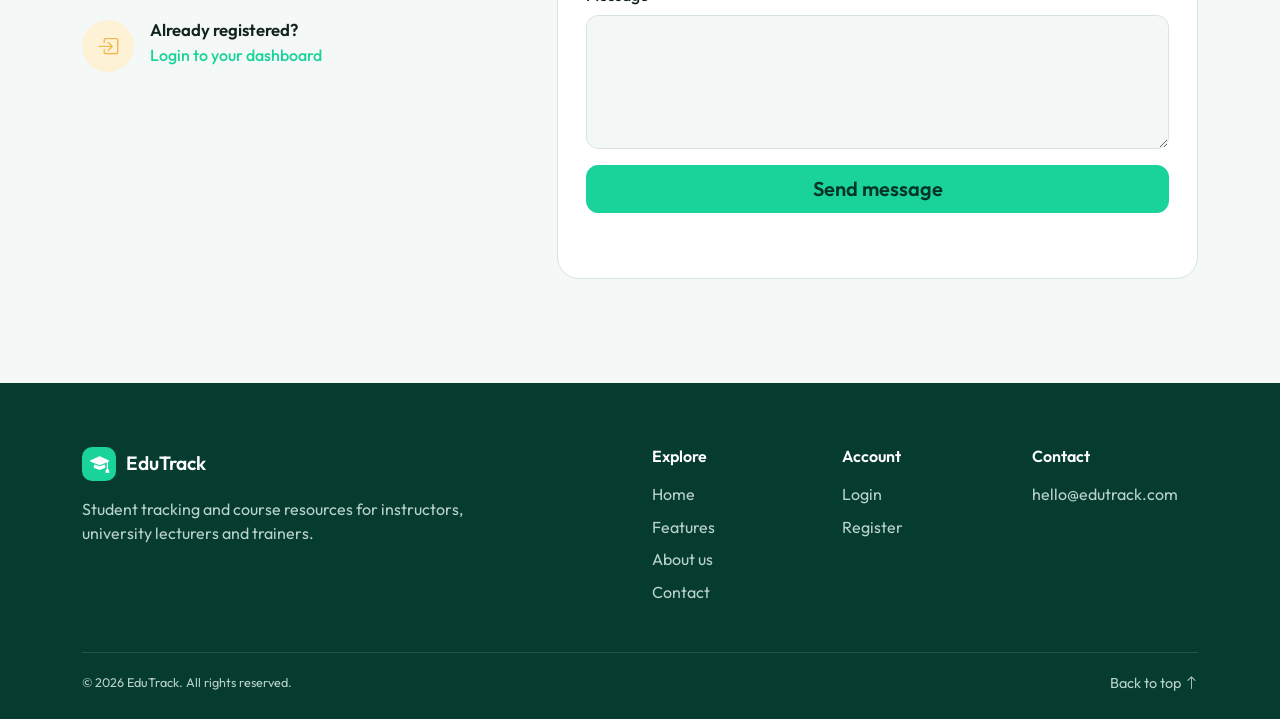
<file: pages/students.html>
<!doctype html>
<html lang="en">

<head>
  <meta charset="UTF-8" />
  <meta name="viewport" content="width=device-width, initial-scale=1" />
  <title>EduTrack – Students</title>

  <link rel="stylesheet" href="https://cdnjs.cloudflare.com/ajax/libs/font-awesome/6.5.2/css/all.min.css">
  <!-- Bootstrap -->
  <link href="https://cdn.jsdelivr.net/npm/bootstrap@5.3.3/dist/css/bootstrap.min.css" rel="stylesheet" />

  <!-- Bootstrap Icons -->
  <link href="https://cdn.jsdelivr.net/npm/bootstrap-icons@1.11.3/font/bootstrap-icons.css" rel="stylesheet" />

  <!-- Google Font -->
  <link href="https://fonts.googleapis.com/css2?family=Outfit:wght@400;500;600;700&display=swap" rel="stylesheet" />

  <!-- Main CSS -->
  <link href="../css/main.css" rel="stylesheet" />
  <!-- Student Modal CSS -->
  <link href="../css/modal.css" rel="stylesheet" />
  <link rel="stylesheet" href="../css/students.css">

  <!-- Load theme before the page appears -->
  <script>
    document.documentElement.setAttribute(
      "data-theme",
      localStorage.getItem("theme") || "light",
    );
  </script>
</head>

<body>
  <input type="checkbox" id="navToggle" class="d-none" aria-hidden="true" />

  <div class="layout">

    <!-- Sidebar -->
    <aside class="sidebar offcanvas-lg offcanvas-start" id="sidebar" tabindex="-1">
      <div class="d-flex justify-content-between align-items-start">
        <a href="dashboard.html" class="brand">
          <img class="brand-logo theme-logo" src="../images/lightMode.png" data-light-src="../images/lightMode.png"
            data-dark-src="../images/darkMode.png" alt="EduTrack" />

          <span>EduTrack</span>
        </a>
        <button class="btn-close btn-close-white d-lg-none" data-bs-dismiss="offcanvas" data-bs-target="#sidebar"
          aria-label="Close"></button>
      </div>

      <nav class="nav flex-column gap-1">

        <a class="nav-link" href="dashboard.html">
          <i class="bi bi-grid-1x2-fill"></i>
          Dashboard
        </a>

        <a class="nav-link active" href="students.html">
          <i class="bi bi-people"></i>
          Students
        </a>

        <a class="nav-link" id="assessmentsLink" href="assessments.html">
          <i class="bi bi-clipboard-check"></i>Assessments
        </a>

        <a class="nav-link" href="courses.html">
          <i class="bi bi-book"></i>
          Courses
        </a>

        <a class="nav-link" href="resources.html">
          <i class="bi bi-book"></i>
          Resources
        </a>

        <a class="nav-link shortcuts-toggle" data-bs-toggle="collapse" href="#shortcutsMenu" role="button"
          aria-expanded="false" aria-controls="shortcutsMenu">
          <i class="bi bi-lightning-charge"></i>Shortcuts
          <i class="bi bi-chevron-down chev"></i>
        </a>

        <div class="collapse" id="shortcutsMenu">
          <div class="nav flex-column gap-1">
            <a class="nav-link" id="newStudentLink" href="students.html?new=true">
              <i class="bi bi-plus-lg"></i>Add student
            </a>
            <a class="nav-link" id="newAssessmentLink" href="assessments.html?new=true">
              <i class="bi bi-plus-lg"></i>New assessment
            </a>
            <a class="nav-link" id="newCourseLink" href="courses.html?new=true">
              <i class="bi bi-plus-lg"></i>Add course
            </a>
          </div>
        </div>
      </nav>

      <nav class="nav flex-column bottom">
        <a class="nav-link" href="#" id="sidebarLogout">
          <i class="bi bi-box-arrow-left"></i> Log out
        </a>
      </nav>
    </aside>

    <!-- Main Content -->
    <div class="content">

      <!-- Top Navbar -->
      <header class="topbar">
        <button class="icon-btn d-lg-none" type="button" data-bs-toggle="offcanvas" data-bs-target="#sidebar"
          aria-label="Open menu">
          <i class="bi bi-list fs-5"></i>
        </button>

        <label for="navToggle" class="icon-btn d-none d-lg-grid" style="place-items:center;cursor:pointer"
          aria-label="Toggle menu">
          <i class="bi bi-list fs-5"></i>
        </label>

        <h1 class="me-auto">Students</h1>

        <!-- Search -->
        <form class="search" role="search" action="students.html">
          <i class="bi bi-search"></i>
          <input class="form-control" type="search" name="q" placeholder="Search students"
            aria-label="Search students" />
        </form>

        <button class="icon-btn" id="themeToggle" type="button" aria-label="Change theme">
          <i class="bi bi-moon-fill" id="themeIcon"></i>
        </button>

        <!-- Profile -->
        <div class="dropdown">
          <button class="avatar" id="topAvatar" data-bs-toggle="dropdown" aria-label="Profile menu"></button>

          <div class="dropdown-menu dropdown-menu-end p-3 shadow border-0 dd">
            <div class="d-flex gap-3 align-items-center mb-2">
              <span class="avatar avatar-lg" id="dropdownAvatar"></span>
              <div>
                <b id="dropdownName"></b>
                <div class="small text-muted" id="dropdownDepartment"></div>
                <div class="small text-muted" id="dropdownEmail"></div>
              </div>
            </div>

            <hr class="my-2" />

            <a class="dropdown-item rounded" href="#" data-bs-toggle="modal" data-bs-target="#profileModal">
              <i class="bi bi-person me-2"></i> My profile
            </a>

            <a class="dropdown-item rounded" href="#" data-bs-toggle="modal" data-bs-target="#changePasswordModal">
              <i class="bi bi-lock me-2"></i> Change password
            </a>

            <a class="dropdown-item rounded text-danger" href="#" id="logoutBtn">
              <i class="bi bi-box-arrow-right me-2"></i> Log out
            </a>
          </div>
        </div>
      </header>

      <!-- Students Content -->
      <main class="p-3 p-lg-4">

        <!-- Header -->
        <div class="d-flex flex-wrap justify-content-between align-items-center gap-2 mb-3">
          <p class="text-muted mb-0">Manage your students and track their progress.</p>

          <button id="addStudentBtn" class="btn btn-green px-3" data-bs-toggle="modal" data-bs-target="#studentModal">
            <i class="bi bi-plus-lg me-1"></i> Add student
          </button>
        </div>

        <!-- Filters -->
        <div class="nav-tabs-x mb-3">
          <div class="nav-tabs-x">
            <button class="btn active" data-filter="all">
              All
            </button>

            <button class="btn" data-filter="active">
              Active
            </button>

            <button class="btn" data-filter="archived">
              Archived
            </button>
          </div>

          <select id="courseFilter" class="form-select form-select-sm w-auto ms-auto" aria-label="Filter by course">
            <option value="all">All courses</option>
          </select>

          <button id="exportBtn" class="btn">
            <i class="bi bi-download me-1"></i> Export CSV
          </button>
        </div>

        <!-- Students Table -->
        <div class="students-list">
          <table class="students-table">
            <thead>
              <tr>
                <th>Student</th>
                <th>Email</th>
                <th>Phone</th>
                <th>Courses</th>
                <th>Status</th>
                <th>Action</th>
              </tr>
            </thead>

            <!-- Data will come from API -->
            <tbody id="students-list"></tbody>
          </table>
        </div>

      </main>
    </div>
  </div>

  <!-- ================= PROFILE MODAL ================= -->
  <div class="modal fade" id="profileModal" tabindex="-1" aria-labelledby="profileTitle" aria-hidden="true">
    <div class="modal-dialog modal-dialog-centered">
      <div class="modal-content">
        <form id="profileForm">

          <div class="modal-header border-0">
            <h2 class="modal-title h5 fw-bold" id="profileTitle">My profile</h2>
            <button type="button" class="btn-close" data-bs-dismiss="modal" aria-label="Close"></button>
          </div>

          <div class="modal-body">
            <div class="d-flex align-items-center gap-3 mb-4">
              <span class="avatar profile-avatar-preview" id="profileAvatar"></span>

              <div>
                <label for="profileImageInput" class="btn btn-outline-success btn-sm mb-1">
                  <i class="bi bi-camera me-1"></i>
                  Choose photo
                </label>

                <input type="file" id="profileImageInput" accept="image/*" class="d-none" />

                <div class="small text-muted">JPG, PNG or WEBP</div>
              </div>
            </div>

            <div class="row g-3">
              <div class="col-12">
                <label class="form-label" for="p-name">Full name</label>
                <input id="p-name" class="form-control" required />
              </div>

              <div class="col-12">
                <label class="form-label" for="p-dept">Department / subject</label>
                <input id="p-dept" class="form-control" required />
              </div>

              <div class="col-12">
                <label class="form-label" for="p-phone">Phone number</label>
                <input id="p-phone" type="tel" class="form-control" placeholder="+962 7X XXX XXXX" required />
                <small id="phoneError" class="text-danger d-block mt-1"></small>
              </div>

              <div class="col-12">
                <label class="form-label" for="p-email">Sign-in email</label>
                <input id="p-email" type="email" class="form-control" readonly />
              </div>
            </div>
          </div>

          <div class="modal-footer border-0">
            <button type="button" class="btn btn-light" data-bs-dismiss="modal">Cancel</button>
            <button type="submit" class="btn btn-green">Save profile</button>
          </div>

        </form>
      </div>
    </div>
  </div>

  <!-- ================= CHANGE PASSWORD MODAL ================= -->
  <div class="modal fade" id="changePasswordModal" tabindex="-1" aria-hidden="true">
    <div class="modal-dialog modal-dialog-centered">
      <div class="modal-content">
        <form id="changePasswordForm">

          <div class="modal-header border-0">
            <h2 class="modal-title h5 fw-bold">Change password</h2>
            <button type="button" class="btn-close" data-bs-dismiss="modal" aria-label="Close"></button>
          </div>

          <div class="modal-body">
            <div class="mb-3">
              <label class="form-label" for="currentPassword">Current password</label>
              <div class="password-field">
                <input id="currentPassword" type="password" class="form-control" required />
                <button type="button" class="toggle-password" data-target="currentPassword">
                  <i class="bi bi-eye"></i>
                </button>
              </div>
            </div>

            <div class="mb-3">
              <label class="form-label" for="newPassword">New password</label>
              <div class="password-field">
                <input id="newPassword" type="password" class="form-control" minlength="6" required />
                <button type="button" class="toggle-password" data-target="newPassword">
                  <i class="bi bi-eye"></i>
                </button>
              </div>
            </div>

            <div class="mb-3">
              <label class="form-label" for="confirmNewPassword">Confirm new password</label>
              <div class="password-field">
                <input id="confirmNewPassword" type="password" class="form-control" minlength="6" required />
                <button type="button" class="toggle-password" data-target="confirmNewPassword">
                  <i class="bi bi-eye"></i>
                </button>
              </div>
              <small id="passwordError" class="text-danger d-block mt-1"></small>
            </div>
          </div>

          <div class="modal-footer border-0">
            <button type="button" class="btn btn-light" data-bs-dismiss="modal">Cancel</button>
            <button type="submit" class="btn btn-green">Change password</button>
          </div>

        </form>
      </div>
    </div>
  </div>

  <!-- ================= ADD / EDIT STUDENT MODAL ================= -->
  <div class="modal fade" id="studentModal" tabindex="-1" aria-labelledby="studentTitle" aria-hidden="true">
    <div class="modal-dialog modal-dialog-centered modal-dialog-scrollable">
      <div class="modal-content student-modal">

        <form id="studentForm" class="d-flex flex-column overflow-hidden">

          <div class="modal-header">
            <h2 class="modal-title" id="studentTitle">Add New Student</h2>
            <button type="button" class="btn-close" data-bs-dismiss="modal" aria-label="Close"></button>
          </div>

          <div class="modal-body">
            <div class="row g-4">

              <div class="col-12">
                <label class="form-label" for="f-name">Name</label>
                <input id="f-name" name="name" type="text" class="form-control" placeholder="e.g. Ahmad Khaled"
                  required />
              </div>

              <div class="col-12">
                <label class="form-label" for="f-email">Email</label>
                <input id="f-email" name="email" type="email" class="form-control" placeholder="name@example.com" />
              </div>

              <div class="col-12">
                <label class="form-label">Enrolled courses</label>
                <div id="courseRows" class="course-rows"></div>
                <button type="button" id="addCourseRowBtn" class="btn-add-course">
                  <i class="bi bi-plus-lg me-1"></i> Add course
                </button>
                <small id="coursesHint" class="text-danger d-block mt-1"></small>
              </div>

              <div class="col-12">
                <label class="form-label" for="f-phone">
                  Phone <span class="label-optional">optional</span>
                </label>
                <input id="f-phone" name="phone" type="tel" class="form-control" placeholder="e.g. 07 9000 0000" />
              </div>

              <div class="col-12" id="statusField">
                <label class="form-label" id="status-label">Status</label>

                <div class="status-toggle" role="radiogroup" aria-labelledby="status-label">

                  <input type="radio" class="btn-check" name="status" id="status-active" value="active" />

                  <label class="status-option" for="status-active">
                    Active
                  </label>

                  <input type="radio" class="btn-check" name="status" id="status-archived" value="archived" />

                  <label class="status-option" for="status-archived">
                    Archived
                  </label>

                </div>
              </div>

            </div>
          </div>

          <div class="modal-footer">
            <button type="button" class="btn btn-cancel" data-bs-dismiss="modal">Cancel</button>
            <button type="submit" class="btn btn-add" id="submitStudentBtn">Add Student</button>
          </div>

        </form>
      </div>
    </div>
  </div>

  <!-- Scripts: indicators.js is a plain script and loads first, so it catches ?new=true modals -->
  <script src="https://cdn.jsdelivr.net/npm/bootstrap@5.3.3/dist/js/bootstrap.bundle.min.js"></script>
  <script src="../js/indicators.js"></script>
  <script type="module" src="../js/profile.js"></script>
  <script type="module" src="../js/passwordToggle.js"></script>
  <script type="module" src="../js/student.js"></script>
  <script type="module" src="../js/theme.js"></script>

</body>

</html>
</file>
<file: css/main.css>
@import url("variables.css");
@import url("base.css");
@import url("layout.css");
@import url("components.css");
@import url("auth.css");
@import url("indicators.css");


/* ================= GLOBAL THEME ================= */

body {
  background: var(--bg);

  color: var(--ink);

  transition:
    background-color 0.3s ease,
    color 0.3s ease;
}


/* ================= GLOBAL INPUTS ================= */

.form-control,
.form-select {
  background: var(--input-bg);

  color: var(--ink);

  border: 1px solid var(--line);

  transition:
    background-color 0.2s ease,
    color 0.2s ease,
    border-color 0.2s ease,
    box-shadow 0.2s ease;
}


.form-control:focus,
.form-select:focus {
  background: var(--input-bg);
  color: var(--ink);
  border-color: var(--g5);

  box-shadow:
    0 0 0 3px rgba(25, 211, 154, 0.16);
}

.form-control::placeholder {
  color: var(--muted);
}


.form-control[readonly],
.form-control:disabled {
  background: var(--surface-soft);

  color: var(--muted);

  opacity: 1;
}


/* ================= TEXT ================= */

.text-muted {
  color: var(--muted) !important;
}


/* ================= LOGO ================= */

.brand-logo {
  width: 36px;
  height: 36px;

  object-fit: contain;

  border-radius: 8px;

  filter:
    drop-shadow(0 0 4px rgba(25, 211, 154, 0.60))
    drop-shadow(0 0 9px rgba(25, 211, 154, 0.30));
}


html[data-theme="dark"] .brand-logo {
  filter:
    drop-shadow(0 0 6px rgba(25, 211, 154, 0.90))
    drop-shadow(0 0 14px rgba(25, 211, 154, 0.55));
}


/* ================= THEME BUTTON ================= */

.theme-btn {
  position: absolute;

  top: 20px;
  right: 20px;

  width: 38px;
  height: 38px;

  display: grid;
  place-items: center;

  border: 1px solid var(--line);

  border-radius: 50%;

  background: var(--surface);

  color: var(--ink);

  cursor: pointer;

  transition:
    background-color 0.2s ease,
    color 0.2s ease,
    border-color 0.2s ease;
}


.theme-btn:hover {
  background: var(--g1);

  color: var(--g7);

  border-color: var(--g5);
}


.theme-btn i {
  font-size: 16px;
}


/* ================= PROFILE MODAL ================= */

#profileModal .modal-dialog {
  max-width: 520px;
}


#profileModal .modal-content {
  overflow: hidden;

  border: 1px solid var(--line);

  border-radius: 20px;
}


#profileModal form {
  width: 100%;
}


#profileModal .modal-header {
  padding: 24px 24px 16px;
}


#profileModal .modal-body {
  padding: 16px 24px 20px;
}


#profileModal .modal-footer {
  position: static !important;

  width: 100%;

  margin: 0;

  padding: 0 24px 24px;

  border-top: 0;

  display: flex;

  justify-content: flex-end;
  align-items: center;

  gap: 12px;

  background: var(--surface);
}


#profileModal .modal-footer .btn {
  width: auto;

  min-width: 110px;

  height: 48px;

  margin: 0;
}


/* ================= PROFILE IMAGE ================= */

.profile-avatar-preview {
  width: 90px;
  height: 90px;

  min-width: 90px;

  border-radius: 50%;

  font-size: 1.5rem;

  cursor: default;
}


#topAvatar,
#dropdownAvatar,
#profileAvatar {
  overflow: hidden;

  background-repeat: no-repeat;

  background-position: center;

  background-size: cover;
}


/* ================= ALL MODALS ================= */

.modal-content {
  background: var(--surface);

  color: var(--ink);

  border: 1px solid var(--line);
}


.modal-header,
.modal-body,
.modal-footer {
  background: var(--surface);

  color: var(--ink);
}


.modal-title,
.modal .form-label {
  color: var(--ink);
}


/* ================= MODAL INPUT ================= */

.modal .form-control {
  background: var(--input-bg);

  color: var(--ink);

  border: 1px solid var(--line);
}


.modal .form-control:focus {
  background: var(--surface);

  color: var(--ink);

  border-color: var(--g5);

  box-shadow:
    0 0 0 3px rgba(25, 211, 154, 0.15);
}


.modal .form-control::placeholder {
  color: var(--muted);
}


/* ================= MODAL CLOSE ================= */

html[data-theme="dark"] .modal .btn-close {
  filter: invert(1) grayscale(100%) brightness(180%);
}


/* ================= CANCEL BUTTON ================= */

.modal .btn-light {
  background: var(--surface-soft);

  color: var(--ink);

  border: 1px solid var(--line);
}


.modal .btn-light:hover {
  background: var(--g1);

  color: var(--ink);

  border-color: var(--g5);
}


/* ================= OUTLINE SUCCESS ================= */

.btn-outline-success {
  color: var(--g7);

  border-color: var(--g5);
}

.btn-outline-success:hover {
  background: var(--g1);

  color: var(--g7);

  border-color: var(--g5);
}


html[data-theme="dark"] .btn-outline-success:hover {
  background: rgba(255, 255, 255, 0.08);

  color: #ffffff;

  border-color: var(--g5);
}

/* ================= DROPDOWN ================= */

.dropdown-menu {
  background: var(--surface);

  color: var(--ink);

  border: 1px solid var(--line) !important;

  box-shadow:
    0 14px 36px var(--shadow);
}


.dropdown-item {
  color: var(--ink);

  transition:
    background-color 0.15s ease,
    color 0.15s ease;
}


.dropdown-item:hover,
.dropdown-item:focus {
  background: var(--surface-soft);

  color: var(--g5);
}


.dropdown-divider,
.dropdown-menu hr {
  border-color: var(--line);
}


/* ================= PASSWORD FIELD ================= */

.password-field {
  position: relative;
  width: 100%;
}

.password-field .form-control {
  width: 100%;
  padding-right: 45px;
}

/* ================= PASSWORD EYE ================= */

.password-field .toggle-password {
  position: absolute;
  top: 50%;
  right: 12px;
  transform: translateY(-50%);

  width: 32px;
  height: 32px;

  display: flex;
  align-items: center;
  justify-content: center;

  padding: 0;
  margin: 0;

  border: none;
  outline: none;
  background: transparent;

  color: var(--muted);
  cursor: pointer;

  z-index: 10;
}

.password-field .toggle-password i {
  font-size: 17px;
  line-height: 1;
  pointer-events: none;
}

.password-field .toggle-password:hover {
  color: var(--g5);
}

.password-field .toggle-password:focus,
.password-field .toggle-password:active,
.password-field .toggle-password:focus-visible {
  border: none;
  outline: none;
  background: transparent;
  box-shadow: none;
}

/* ================= DARK MODE HELPERS ================= */

html[data-theme="dark"] .form-control,
html[data-theme="dark"] .form-select {
  background: var(--input-bg);

  color: var(--ink);

  border-color: var(--line);
}


html[data-theme="dark"] .form-control:focus,
html[data-theme="dark"] .form-select:focus {
  background: var(--surface);

  border-color: var(--g5);
}
 /* ================= AUTH INPUT STATES ================= */

/* Normal */
.auth-form .form-control {
  background: var(--input-bg);
  color: var(--ink);
  border: 1px solid var(--line);

  transition:
    border-color 0.2s ease,
    box-shadow 0.2s ease;
}


/* Hover */
.auth-form .form-control:hover {
  border-color: var(--g5) !important;
}


/* Focus */
.auth-form .form-control:focus {
  background: var(--input-bg) !important;

  color: var(--ink) !important;

  border-color: var(--g5) !important;

  box-shadow:
    0 0 0 3px rgba(25, 211, 154, 0.25),
    0 0 10px rgba(25, 211, 154, 0.18) !important;
}


/* Chrome autofill */
.auth-form .form-control:-webkit-autofill {
  -webkit-text-fill-color: var(--ink) !important;

  -webkit-box-shadow:
    0 0 0 1000px var(--input-bg) inset !important;

  border: 1px solid var(--line) !important;

  caret-color: var(--ink);
}


/* Autofill + Hover */
.auth-form .form-control:-webkit-autofill:hover {
  border-color: var(--g5) !important;
}


/* Autofill + Focus */
.auth-form .form-control:-webkit-autofill:focus {
  border-color: var(--g5) !important;

  -webkit-box-shadow:
    0 0 0 1000px var(--input-bg) inset,
    0 0 0 3px rgba(25, 211, 154, 0.25) !important;
}
/* ================= STUDENTS DARK MODE ================= */

/* Table background */
html[data-theme="dark"] .students-list,
html[data-theme="dark"] .students-table {
  background: var(--surface);
}


/* Table rows */
html[data-theme="dark"] .students-table tbody tr {
  background: var(--surface);
  color: var(--ink);
}


/* Small separation between rows */
html[data-theme="dark"] .students-table tbody tr:hover {
  background: var(--surface-soft);
}


/* Table header */
html[data-theme="dark"] .students-table thead th {
  background: var(--surface-soft);
  color: var(--muted);
}


/* Course badges */
html[data-theme="dark"] .course-badge {
  background: var(--g1);
  color: var(--g5);

  border: 1px solid var(--line);

  border-radius: 8px;
}


/* Course badge hover */
html[data-theme="dark"] .course-badge:hover {
  border-color: var(--g5);

  box-shadow:
    0 0 8px rgba(25, 211, 154, 0.15);
}
/* Show dark logo immediately in dark mode */
html[data-theme="dark"] .theme-logo {
  content: url("../images/darkMode.png");
}/* More space between logo and name in dark mode (logo has a glow) */
html[data-theme="dark"] .brand {
  gap: 1rem;
}
 

.password-rules div {
  transition: color 0.2s ease;
}
.password-rules {
  margin-top: 10px;
  padding: 12px;

  border: 1px solid var(--line);
  border-radius: 10px;

  background: var(--surface);

  font-size: 0.82rem;
}

.password-rules > div {
  display: flex;
  align-items: center;

  gap: 7px;

  margin-bottom: 4px;

  transition: color 0.2s ease;
}

.password-rules > div:last-child {
  margin-bottom: 0;
}

.password-rules i {
  font-size: 0.9rem;
}


/* Wrong rule */

.password-rules .rule-invalid {
  color: var(--red);
}


/* Correct rule - same green as Register button */

.password-rules .rule-valid {
  color: var(--g5);
}
.password-rules {
  margin-top: 10px;
  padding: 12px;

  border: 1px solid var(--line);
  border-radius: 10px;

  background: var(--surface);

  font-size: 0.82rem;
}

.password-rules > div {
  display: flex;
  align-items: center;

  gap: 7px;

  margin-bottom: 4px;

  transition: color 0.2s ease;
}

.password-rules > div:last-child {
  margin-bottom: 0;
}

.password-rules i {
  font-size: 0.9rem;
}

.password-rules .rule-invalid {
  color: var(--red);
}

.password-rules .rule-valid {
  color: var(--g5);
}

/* Toast messages */
.toast-box {
  position: fixed;
  top: 16px;
  right: 16px;
  z-index: 2000; /* above Bootstrap modals */
  display: flex;
  flex-direction: column;
  gap: 10px;
  width: min(360px, calc(100vw - 32px));
  pointer-events: none;
}

.app-toast {
  display: flex;
  align-items: center;
  gap: 10px;
  padding: 12px 14px;
  border-radius: 12px;
  border-left: 5px solid var(--g5);
  background: #1f2937;
  color: #fff;
  font-size: 0.95rem;
  box-shadow: 0 8px 24px rgba(0, 0, 0, 0.25);
  cursor: pointer;
  pointer-events: auto;
  opacity: 0;
  transform: translateX(24px);
  transition: opacity 0.25s, transform 0.25s;
}

.app-toast.is-in {
  opacity: 1;
  transform: none;
}

.app-toast i { font-size: 1.2rem; color: var(--g5); }

.app-toast-error { border-left-color: var(--red, #e5484d); }
.app-toast-error i { color: var(--red, #e5484d); }

.app-toast-info { border-left-color: var(--blue, #3b9ede); }
.app-toast-info i { color: var(--blue, #3b9ede); }

@media (prefers-reduced-motion: reduce) {
  .app-toast { transition: none; }
}
</file>
<file: css/landing.css>
/* =========================================================
   EduTrack landing page
   Uses the shared theme variables from variables.css:
   --g9 --g7 --g5 --g1 --blue --amber --red --bg --ink --muted --line
   ========================================================= */

html {
  scroll-behavior: smooth;
}
body {
  overflow-x: hidden;
}
section[id] {
  scroll-margin-top: 72px;
}

/* Accessibility: skip link */
.skip-link {
  position: fixed;
  left: 1rem;
  top: -4rem;
  z-index: 2000;
  background: #fff;
  color: var(--g9);
  font-weight: 600;
  padding: 0.6rem 1rem;
  border-radius: 10px;
  text-decoration: none;
  transition: top 0.2s;
}
.skip-link:focus {
  top: 1rem;
}

/* Ghost button (outline on dark backgrounds) */
.btn-ghost {
  background: transparent;
  color: #fff;
  border: 1px solid rgba(255, 255, 255, 0.45);
  border-radius: 12px;
  font-weight: 500;
  transition: background- 0.2s, border-color 0.2s;
}
.btn-ghost:hover,
.btn-ghost:focus-visible {
  background: rgba(255, 255, 255, 0.14);
  border-color: #fff;
  color: #fff;
}
.btn-green {
  border: 1px solid var(--g5);
  transition: background-color 0.2s, transform 0.2s, box-shadow 0.2s;
}
.btn-green:hover {
  border-color: var(--g7);
  transform: translateY(-1px);
  box-shadow: 0 8px 20px rgba(15, 157, 107, 0.35);
}

/* =========================================================
   Header / navbar
   ========================================================= */
.site-header {
  position: fixed;
  inset: 0 0 auto 0;
  z-index: 1030;
  padding: 0.9rem 0;
  transition: background-color 0.3s, box-shadow 0.3s, padding 0.3s;
}
.site-header.is-scrolled {
  padding: 0.5rem 0;
  background: rgba(5, 53, 42, 0.92);
  -webkit-backdrop-filter: blur(12px);
  backdrop-filter: blur(12px);
  box-shadow: 0 6px 24px rgba(0, 0, 0, 0.18);
}
.site-header .navbar {
  --bs-navbar-color: rgba(255, 255, 255, 0.82);
  --bs-navbar-hover-color: #fff;
  --bs-navbar-active-color: #fff;
  padding: 0;
}
.site-header .brand {
  margin: 0;
}
.site-header .navbar-toggler {
  border-color: rgba(255, 255, 255, 0.35);
}
.site-header .nav-link {
  border-radius: 999px;
  padding: 0.5rem 1rem;
  font-weight: 500;
  transition: background-color 0.2s, color 0.2s;
}
.site-header .nav-link:hover {
  background: rgba(255, 255, 255, 0.1);
}
.site-header .nav-link.active {
  background: rgba(255, 255, 255, 0.16);
  color: #fff;
}
@media (max-width: 991.98px) {
  .site-header .navbar-collapse {
    margin-top: 0.75rem;
    padding: 1rem;
    border-radius: 16px;
    background: rgba(5, 53, 42, 0.97);
  }
  .site-header .nav-actions .btn {
    width: 100%;
  }
}

/* =========================================================
   Hero
   ========================================================= */
.hero {
  position: relative;
  isolation: isolate;
  overflow: hidden;
  min-height: 100vh;
  min-height: 100svh;
  display: grid;
  place-items: center;
  text-align: center;
  padding: 7rem 0 6rem;
  color: #d7eae2;
  background:
    radial-gradient(60rem 40rem at 12% 8%, rgba(15, 157, 107, 0.35), transparent 60%),
    radial-gradient(50rem 36rem at 92% 92%, rgba(46, 166, 222, 0.22), transparent 60%),
    linear-gradient(160deg, var(--g9) 0%, #06402f 55%, var(--g7) 100%);
}
.hero-inner {
  position: relative;
  z-index: 1;
  max-width: 780px;
}

/* Big logo */
.hero-logo {
  display: inline-flex;
  align-items: center;
  gap: 1rem;
  margin-bottom: 1.75rem;
}
.hero-logo .mark {
  width: clamp(64px, 10vw, 92px);
  display: grid;
  place-items: center;
  border-radius: 28%;
  animation: float 6s ease-in-out infinite;
}
.hero-logo .word {
  font-size: clamp(2.6rem, 8vw, 4.6rem);
  font-weight: 700;
  letter-spacing: -0.02em;
  line-height: 1;
}
@keyframes float {
  0%,
  100% {
    transform: translateY(0);
  }
  50% {
    transform: translateY(-8px);
  }
}

.hero h1 {
  color: #fff;
  font-size: clamp(1.9rem, 4.2vw, 3rem);
  font-weight: 700;
  letter-spacing: -0.01em;
  max-width: 20ch;
  margin: 0 auto 1rem;
  text-wrap: balance;
}
.hero-lead {
  max-width: 56ch;
  margin: 0 auto 2rem;
  font-size: clamp(1rem, 1.6vw, 1.2rem);
  color: #c5ddd3;
}
.hero-cta {
  display: flex;
  flex-wrap: wrap;
  justify-content: center;
  gap: 0.8rem;
}
.hero-cta .btn-lg {
  padding: 0.8rem 1.6rem;
  font-size: 1.05rem;
}
.hero-note {
  margin: 1.5rem 0 0;
  font-size: 0.9rem;
  color: #8fb5a6;
}

.scroll-hint {
  position: absolute;
  z-index: 1;
  left: 50%;
  bottom: 1.5rem;
  translate: -50% 0;
  width: 44px;
  height: 44px;
  display: grid;
  place-items: center;
  border-radius: 50%;
  border: 1px solid rgba(255, 255, 255, 0.35);
  color: #fff;
  text-decoration: none;
  animation: bounce 2.2s ease-in-out infinite;
}
.scroll-hint:hover {
  background: rgba(255, 255, 255, 0.12);
  color: #fff;
}
@keyframes bounce {
  0%,
  100% {
    transform: translateY(0);
  }
  50% {
    transform: translateY(7px);
  }
}

/* =========================================================
   Bubbles (created by js/landing.js)
   .bubble       -> rises (translateY)
   .bubble::before -> sways sideways + gently "breathes"
   Only transform/opacity are animated, so it stays smooth.
   ========================================================= */
.bubbles {
  position: absolute;
  inset: 0;
  z-index: 0;
  overflow: hidden;
  pointer-events: none;
}
.bubble {
  --s: 60px;
  --x: 50%;
  --d: 22s;
  --delay: 0s;
  --o: 0.5;
  --drift: 24px;
  --sway: 6s;
  position: absolute;
  bottom: calc(var(--s) * -1 - 20px);
  left: var(--x);
  width: var(--s);
  height: var(--s);
  opacity: 0;
  will-change: transform, opacity;
  animation: rise var(--d) linear var(--delay) infinite;
}
.bubble::before {
  content: "";
  position: absolute;
  inset: 0;
  border-radius: 50%;
  background: radial-gradient(
    circle at 30% 28%,
    rgba(255, 255, 255, 0.55),
    rgba(255, 255, 255, 0.12) 30%,
    rgba(15, 157, 107, 0.2) 62%,
    rgba(15, 157, 107, 0.05) 100%
  );
  border: 1px solid rgba(255, 255, 255, 0.22);
  box-shadow: inset 0 0 14px rgba(255, 255, 255, 0.12);
  animation: sway var(--sway) ease-in-out infinite alternate;
  animation-delay: calc(var(--delay) * 0.5);
}
.bubble.is-blue::before {
  background: radial-gradient(
    circle at 30% 28%,
    rgba(255, 255, 255, 0.55),
    rgba(255, 255, 255, 0.1) 30%,
    rgba(46, 166, 222, 0.22) 62%,
    rgba(46, 166, 222, 0.05) 100%
  );
}
@keyframes rise {
  0% {
    transform: translate3d(0, 0, 0);
    opacity: 0;
  }
  10% {
    opacity: var(--o);
  }
  85% {
    opacity: var(--o);
  }
  100% {
    transform: translate3d(0, -135vh, 0);
    opacity: 0;
  }
}
@keyframes sway {
  from {
    transform: translateX(calc(var(--drift) * -1)) scale(0.94);
  }
  to {
    transform: translateX(var(--drift)) scale(1.06);
  }
}

/* =========================================================
   Sections
   ========================================================= */
.section {
  padding: clamp(4rem, 9vw, 6.5rem) 0;
}
.section-soft {
  background: var(--bg);
}
.section-white {
  background: #fff;
}
.section-head {
  max-width: 640px;
  margin: 0 auto 3rem;
  text-align: center;
}
.eyebrow {
  display: inline-block;
  margin-bottom: 0.9rem;
  padding: 0.35rem 0.8rem;
  border-radius: 999px;
  background: var(--g1);
  color: var(--g5);
  font-size: 0.8rem;
  font-weight: 600;
  letter-spacing: 0.12em;
  text-transform: uppercase;
}
.section h2,
.cta-card h2 {
  text-wrap: balance;
}
.section h2 {
  color: var(--ink);
  font-size: clamp(1.7rem, 3.4vw, 2.4rem);
  font-weight: 700;
  letter-spacing: -0.01em;
}
.section-head p:not(.eyebrow) {
  color: var(--muted);
  font-size: 1.05rem;
  margin-bottom: 0;
}

/* Feature cards */
.feature-card {
  height: 100%;
  padding: 1.5rem;
  background: #fff;
  border: 1px solid var(--line);
  border-radius: 18px;
  transition: transform 0.25s, box-shadow 0.25s, border-color 0.25s;
}
.feature-card:hover {
  transform: translateY(-4px);
  border-color: #cfe3da;
  box-shadow: 0 14px 34px rgba(5, 53, 42, 0.1);
}
.feature-card h3 {
  font-size: 1.1rem;
  font-weight: 600;
  color: var(--ink);
}
.feature-card p {
  margin: 0;
  color: var(--muted);
  font-size: 0.95rem;
}
.feature-icon {
  width: 52px;
  height: 52px;
  flex: none;
  display: grid;
  place-items: center;
  margin-bottom: 1.1rem;
  border-radius: 50%;
  font-size: 1.35rem;
}
.ic-green {
  background: var(--g1);
  color: var(--g5);
}
.ic-blue {
  background: #e3f3fb;
  color: var(--blue);
}
.ic-amber {
  background: #fdf1d6;
  color: var(--amber);
}
.ic-red {
  background: #fde8e4;
  color: var(--red);
}
.ic-purple {
  background: #efecff;
  color: #8b7cf6;
}

/* About */
.about-text {
  color: #44564f;
  font-size: 1.05rem;
}
.steps-card {
  padding: 1.75rem;
  background: var(--bg);
  border: 1px solid var(--line);
  border-radius: 22px;
}
.steps-title {
  font-size: 1.15rem;
  font-weight: 600;
  margin-bottom: 1.25rem;
  color: var(--ink);
}
.steps {
  list-style: none;
  counter-reset: step;
  margin: 0;
  padding: 0;
}
.steps li {
  counter-increment: step;
  display: flex;
  gap: 1rem;
  padding-bottom: 1.4rem;
  position: relative;
}
.steps li:last-child {
  padding-bottom: 0;
}
.steps li::before {
  content: counter(step);
  flex: none;
  width: 40px;
  height: 40px;
  display: grid;
  place-items: center;
  border-radius: 50%;
  background: var(--g5);
  color: #fff;
  font-weight: 600;
  z-index: 1;
}
.steps li:not(:last-child)::after {
  content: "";
  position: absolute;
  left: 19px;
  top: 40px;
  bottom: 0;
  width: 2px;
  background: var(--line);
}
.step-body {
  display: flex;
  flex-direction: column;
  padding-top: 0.15rem;
}
.step-body strong {
  color: var(--ink);
}
.step-body span {
  color: var(--muted);
  font-size: 0.95rem;
}

/* Call to action band */
.cta-band {
  padding: 0 0 clamp(4rem, 9vw, 6.5rem);
  background: #fff;
}
.cta-card {
  position: relative;
  overflow: hidden;
  padding: clamp(2.5rem, 6vw, 4rem) 1.5rem;
  text-align: center;
  color: #c5ddd3;
  border-radius: 28px;
  background:
    radial-gradient(34rem 20rem at 85% 0%, rgba(46, 166, 222, 0.22), transparent 60%),
    linear-gradient(150deg, var(--g9), var(--g7));
}
.cta-card h2 {
  color: #fff;
  font-size: clamp(1.6rem, 3.2vw, 2.2rem);
  font-weight: 700;
}
.cta-card p {
  max-width: 52ch;
  margin: 0.5rem auto 1.75rem;
}

/* Contact */
.contact-list {
  display: grid;
  gap: 1.25rem;
}
.contact-list li {
  display: flex;
  gap: 1rem;
  align-items: flex-start;
}
.contact-list .feature-icon {
  margin-bottom: 0;
}
.contact-list h3 {
  font-size: 1.05rem;
  font-weight: 600;
  margin-bottom: 0.15rem;
}
.contact-list p {
  margin: 0;
  color: var(--muted);
}
.contact-list a {
  color: var(--g5);
  font-weight: 500;
  text-decoration: none;
}
.contact-list a:hover {
  text-decoration: underline;
}
.contact-form {
  padding: 1.75rem;
  background: #fff;
  border: 1px solid var(--line);
  border-radius: 22px;
}
.contact-form .form-label {
  font-weight: 500;
}
.contact-form .form-control {
  min-height: 48px;
  border-radius: 12px;
}
.contact-form textarea.form-control {
  resize: vertical;
}
.contact-form .form-control:focus {
  border-color: var(--g5);
  box-shadow: 0 0 0 4px rgba(15, 157, 107, 0.15);
}
.form-status {
  margin: 0.9rem 0 0;
  min-height: 1.4rem;
  font-weight: 500;
  color: var(--g5);
}
.form-status.is-error {
  color: var(--red);
}

/* =========================================================
   Footer
   ========================================================= */
.site-footer {
  padding: 4rem 0 1.5rem;
  background: var(--g9);
  color: #b9d3c9;
}
.footer-brand {
  margin-bottom: 1rem;
}
.footer-blurb {
  max-width: 38ch;
  margin: 0;
}
.footer-title {
  margin-bottom: 1rem;
  color: #fff;
  font-size: 1rem;
  font-weight: 600;
}
.footer-links {
  display: grid;
  gap: 0.55rem;
  margin: 0;
  padding: 0;
  font-style: normal;
}
.footer-links a,
.back-to-top {
  color: #b9d3c9;
  text-decoration: none;
  transition: color 0.2s;
}
.footer-links a:hover,
.back-to-top:hover {
  color: #fff;
}
.footer-bottom {
  display: flex;
  flex-wrap: wrap;
  justify-content: space-between;
  gap: 0.75rem;
  margin-top: 3rem;
  padding-top: 1.25rem;
  border-top: 1px solid rgba(255, 255, 255, 0.12);
  font-size: 0.9rem;
}

/* =========================================================
   Reveal on scroll (only when JS is running)
   ========================================================= */
.js .reveal {
  opacity: 0;
  transform: translateY(18px);
  transition: opacity 0.6s ease, transform 0.6s ease;
}
.js .reveal.is-visible {
  opacity: 1;
  transform: none;
}

/* =========================================================
   Reduced motion: no animation, bubbles become static decoration
   ========================================================= */
@media (prefers-reduced-motion: reduce) {
  html {
    scroll-behavior: auto;
  }
  .bubble,
  .bubble::before,
  .hero-logo .mark,
  .scroll-hint {
    animation: none;
  }
  .bubble {
    bottom: auto;
    opacity: 0.4;
  }
  .js .reveal {
    opacity: 1;
    transform: none;
    transition: none;
  }
  .feature-card,
  .btn-green {
    transition: none;
  }
}
</file>
<file: css/assessments.css>
/* Type badges */
.t-assign {
  background: #e3f3fb;
  color: #1b7fa8;
}

.t-quiz {
  background: #fdf1d6;
  color: #8a5e00;
}

.t-exam {
  background: #ece8fd;
  color: #5a49c9;
}

/* Table */
.table-assess th,
.table-assess td {
  white-space: nowrap;
}

.table-assess td:first-child {
  min-width: 190px;
}

/* Statistics cards: 3 equal columns, content centered */
.box.strip .it {
  justify-content: center;
}

@media (min-width: 992px) {
  .box.strip {
    grid-template-columns: repeat(3, 1fr);
  }
}

/* Students checklist dropdown */
#a-std {
  text-align: left;
  white-space: nowrap;
  overflow: hidden;
  text-overflow: ellipsis;
}

#studentList {
  padding: 8px;
}

/* Rows */
#studentList .form-check {
  display: flex;
  align-items: center;
  gap: 10px;
  margin: 0;
  padding: 8px 10px;
  border-radius: 8px;
  cursor: pointer;
}

#studentList .form-check:hover {
  background: rgba(0, 0, 0, 0.05);
}

#studentList .form-check-input {
  float: none;
  margin: 0;
  flex-shrink: 0;
  cursor: pointer;
}

#studentList .form-check-input:checked {
  background-color: var(--g5);
  border-color: var(--g5);
}

#studentList .form-check-label {
  flex: 1;
  cursor: pointer;
}

/* "All students" row stays fixed above the scrolling list */
#studentList .select-all {
  font-weight: 600;
  border-bottom: 1px solid rgba(0, 0, 0, 0.1);
  border-radius: 8px 8px 0 0;
  margin-bottom: 6px;
}

/* Scrolls inside itself: about 5 rows visible */
.student-scroll {
  max-height: 200px;
  overflow-y: auto;
  overscroll-behavior: contain;
}

.student-scroll::-webkit-scrollbar {
  width: 6px;
}

.student-scroll::-webkit-scrollbar-thumb {
  background: rgba(0, 0, 0, 0.25);
  border-radius: 6px;
}
</file>
<file: css/courses.css>
/* ==================================================
   COURSES PAGE
================================================== */


/* ==================================================
   COURSE FORM
================================================== */

.course-form-container {
    width: 100%;
}


.course-form-card {
    background: var(--surface, #ffffff);
    border-radius: 16px;
    padding: 24px;
    border: 1px solid rgba(0, 0, 0, 0.06);
    box-shadow: 0 4px 18px rgba(0, 0, 0, 0.06);
}


/* ==================================================
   COURSE CARD
================================================== */

.course-card {
    background: var(--surface, #ffffff);
    border: 1px solid rgba(0, 0, 0, 0.06);
    border-radius: 16px;
    padding: 22px;
    height: 100%;
    display: flex;
    flex-direction: column;
    transition:
        transform 0.2s ease,
        box-shadow 0.2s ease;
    overflow: hidden;
}


.course-card:hover {
    transform: translateY(-3px);
    box-shadow: 0 8px 24px rgba(0, 0, 0, 0.08);
}


/* ==================================================
   COURSE TITLE
================================================== */

.course-card-title {
    font-size: 1.15rem;
    font-weight: 700;
    margin-bottom: 10px;
    overflow-wrap: anywhere;
    /* break very long words */
    word-break: break-word;
}


/* ==================================================
   DESCRIPTION
================================================== */

.course-card-description {
    color: #6c757d;
    min-height: 48px;
    margin-bottom: 14px;
    overflow-wrap: anywhere;
    /* break very long words */
    word-break: break-word;
    display: -webkit-box;
    -webkit-box-orient: vertical;
    overflow: hidden;
}


/* ==================================================
   CATEGORY
================================================== */

.course-category {
    display: inline-block;
    padding: 5px 10px;
    border-radius: 20px;
    background: rgba(25, 135, 84, 0.1);
    color: #198754;
    font-size: 0.8rem;
    font-weight: 600;
    align-self: flex-start;
}


/* ==================================================
   ACTIONS
================================================== */

.course-actions {
    display: flex;
    gap: 8px;
    margin-top: auto;
    padding-top: 20px;
}


.course-actions button {
    flex: 1;
}


/* ==================================================
   EMPTY STATE
================================================== */

#noCoursesMessage {
    color: #6c757d;
}


/* ==================================================
   RESPONSIVE
================================================== */

@media (max-width: 576px) {

    .course-form-card {
        padding: 18px;
    }

    .course-card {
        padding: 18px;
    }

}
</file>
<file: css/modal.css>
/* ================= STUDENT MODAL ================= */

.student-modal {
  --sm-primary: var(--g5);
  --sm-primary-dark: var(--g7);

  --sm-primary-rgb: 25, 211, 154;

  --sm-primary-soft: var(--g1);

  --sm-field-bg: var(--input-bg);
  --sm-field-border: var(--line);

  --sm-label: var(--muted);
  --sm-placeholder: var(--muted);

  --sm-title: var(--ink);

  background: var(--surface);

  color: var(--ink);

  border: 1px solid var(--line);

  border-radius: 24px;

  overflow: hidden;

  box-shadow:
    0 24px 60px var(--shadow);
}


/* ================= HEADER ================= */

.student-modal .modal-header {
  padding: 28px 28px 22px;

  border-bottom: 1px solid var(--line);
}


.student-modal .modal-title {
  color: var(--sm-title);

  font-family:
    "Outfit",
    system-ui,
    sans-serif;

  font-size: 1.7rem;

  font-weight: 700;

  letter-spacing: -0.01em;
}


/* ================= BODY ================= */

.student-modal .modal-body {
  padding: 28px;

  background: var(--surface);

  color: var(--ink);
}


/* ================= FOOTER ================= */

.student-modal .modal-footer {
  padding: 8px 28px 28px;

  gap: 16px;

  flex-wrap: nowrap;

  border-top: 0;

  background: var(--surface);
}


/* ================= LABELS ================= */

.student-modal .form-label {
  margin-bottom: 0.6rem;

  color: var(--sm-label);

  font-size: 0.9rem;

  font-weight: 600;

  letter-spacing: 0.03em;

  text-transform: uppercase;
}


.student-modal .label-optional {
  margin-left: 0.5rem;

  color: var(--sm-placeholder);

  font-size: 0.85rem;

  letter-spacing: 0;

  text-transform: none;
}


/* ================= INPUTS ================= */

.student-modal .form-control {
  height: 60px;

  padding: 0 1.25rem;

  border: 1px solid var(--sm-field-border);

  border-radius: 14px;

  background: var(--sm-field-bg);

  color: var(--sm-title);

  font-size: 1rem;

  transition:
    border-color 0.15s,
    box-shadow 0.15s,
    background-color 0.15s;
}


.student-modal .form-control::placeholder {
  color: var(--sm-placeholder);
}


.student-modal .form-control:focus {
  background: var(--surface);

  color: var(--ink);

  border-color: var(--sm-primary);

  box-shadow:
    0 0 0 4px rgba(var(--sm-primary-rgb), 0.15);

  outline: 0;
}


/* ================= STATUS ================= */

.status-toggle {
  display: flex;

  height: 60px;

  border: 1px solid var(--sm-field-border);

  border-radius: 14px;

  background: var(--sm-field-bg);

  overflow: hidden;
}


.status-option {
  flex: 1;

  display: flex;

  align-items: center;
  justify-content: center;

  margin: 0;

  color: var(--ink);

  font-size: 1rem;

  cursor: pointer;

  user-select: none;

  transition:
    background-color 0.15s,
    color 0.15s;
}


.status-toggle .btn-check:checked + .status-option {
  background: var(--sm-primary-soft);

  color: var(--sm-primary);

  font-weight: 600;
}


.status-toggle .btn-check:focus-visible + .status-option {
  outline: 2px solid var(--sm-primary);

  outline-offset: -2px;
}


/* ================= BUTTONS ================= */

.student-modal .btn-cancel,
.student-modal .btn-add {
  flex: 1;

  height: 60px;

  margin: 0;

  border-radius: 14px;

  font-size: 1rem;

  font-weight: 600;
}


.student-modal .btn-cancel {
  background: var(--surface-soft);

  color: var(--ink);

  border: 1px solid var(--line);
}


.student-modal .btn-cancel:hover {
  background: var(--g1);

  color: var(--ink);
}


.student-modal .btn-add {
  background: var(--sm-primary);

  color: #04271d;

  border: 1px solid var(--sm-primary);
}


.student-modal .btn-add:hover {
  background: var(--sm-primary-dark);

  color: #ffffff;

  border-color: var(--sm-primary-dark);
}


/* ================= SCROLLBAR ================= */

.student-modal .modal-body::-webkit-scrollbar {
  width: 8px;
}


.student-modal .modal-body::-webkit-scrollbar-track {
  background: transparent;
}


.student-modal .modal-body::-webkit-scrollbar-thumb {
  background: var(--line);

  border-radius: 8px;
}
</file>
<file: css/students.css>
.students-list {
  width: 100%;
  margin-top: 24px;
  background: var(--surface);
  border: 1px solid var(--border);
  border-radius: var(--radius);
  overflow-x: auto;
  box-shadow: 0 4px 16px rgba(17, 24, 39, 0.05);
}

.students-table {
  width: 100%;
  border-collapse: collapse;
  min-width: 850px;
}

/* Table Header */

.students-table thead {
  background: #f8f9fc;
}

.students-table th {
  padding: 16px 20px;
  text-align: left;
  font-size: 13px;
  font-weight: 600;
  color: var(--muted);
  text-transform: uppercase;
  letter-spacing: 0.04em;
  border-bottom: 1px solid var(--border);
}

/* Table Body */

.students-table td {
  padding: 18px 20px;
  border-bottom: 1px solid var(--border);
  color: var(--text);
  font-size: 14px;
  vertical-align: middle;
}

/* Remove border from last row */

.students-table tbody tr:last-child td {
  border-bottom: none;
}

/* Hover */

.students-table tbody tr {
  transition: background 0.2s ease;
}

.students-table tbody tr:hover {
  background: #f8f9ff;
}

/* Student Name */

.students-table td:first-child {
  min-width: 180px;
}

.students-table td:first-child strong {
  display: block;
  font-size: 15px;
  font-weight: 600;
  color: var(--text);
}

.students-table td:first-child small {
  display: block;
  margin-top: 4px;
  font-size: 12px;
  color: var(--muted);
}

/* Email */

.students-table td:nth-child(2) {
  color: var(--muted);
}

/* Courses */

.course {
  display: inline-flex;
  align-items: center;
  gap: 6px;
  padding: 5px 10px;
  margin: 2px 4px 2px 0;
  background: #eef0ff;
  color: var(--primary);
  border-radius: 6px;
  font-size: 12px;
  font-weight: 500;
}

/* Grade badge inside a course chip */

.course .course-grade {
  padding: 1px 7px;
  background: var(--primary);
  color: #fff;
  border-radius: 10px;
  font-size: 11px;
  font-weight: 600;
  line-height: 1.5;
}

/* Status */

.status {
  display: inline-flex;
  align-items: center;
  padding: 6px 12px;
  border-radius: 20px;
  font-size: 12px;
  font-weight: 600;
  text-transform: capitalize;
}

.status.active {
  background: #e8f7ee;
  color: #218739;
}

.status.archived {
  background: #f1f2f4;
  color: #6b7280;
}

/* Actions */

.actions {
  display: flex;
  align-items: center;
  gap: 8px;
}

.action-btn {
  width: 36px;
  height: 36px;
  display: inline-flex;
  align-items: center;
  justify-content: center;
  border: 1px solid var(--border);
  border-radius: 8px;
  background: var(--surface);
  cursor: pointer;
  transition: all 0.2s ease;
}

.action-btn i {
  font-size: 14px;
}

/* Update */

.update-btn {
  color: var(--primary);
}

.update-btn:hover {
  background: #eef0ff;
  border-color: var(--primary-soft);
}

/* Delete */

.delete-btn {
  color: #dc3545;
}

.delete-btn:hover {
  background: #fff0f0;
  border-color: #f5b5b5;
}

/* ==============================
   Course rows (Add / Edit student modal)
   One row = course dropdown + grade + remove
   ============================== */

.course-rows {
  display: flex;
  flex-direction: column;
  gap: 10px;
  margin-bottom: 10px;
}

.course-row {
  display: grid;
  grid-template-columns: 1fr 96px 40px;
  gap: 8px;
  align-items: center;
}

.course-row .grade-input {
  text-align: center;
}

.remove-course-btn {
  width: 40px;
  height: 40px;
  display: inline-flex;
  align-items: center;
  justify-content: center;
  border: 1px solid var(--border);
  border-radius: 8px;
  background: var(--surface);
  color: #dc3545;
  cursor: pointer;
  transition: all 0.2s ease;
}

.remove-course-btn:hover:not(:disabled) {
  background: #fff0f0;
  border-color: #f5b5b5;
}

.remove-course-btn:disabled {
  opacity: 0.4;
  cursor: not-allowed;
}

.btn-add-course {
  display: inline-flex;
  align-items: center;
  padding: 8px 14px;
  border: 1px dashed var(--primary);
  border-radius: 8px;
  background: transparent;
  color: var(--primary);
  font-size: 13px;
  font-weight: 600;
  cursor: pointer;
  transition: background 0.2s ease;
}

.btn-add-course:hover:not(:disabled) {
  background: #eef0ff;
}

.btn-add-course:disabled {
  opacity: 0.45;
  cursor: not-allowed;
}

/* Dark theme: keep the light hard-coded backgrounds readable */

[data-theme="dark"] .students-table thead {
  background: rgba(255, 255, 255, 0.04);
}

[data-theme="dark"] .students-table tbody tr:hover {
  background: rgba(255, 255, 255, 0.04);
}

[data-theme="dark"] .course,
[data-theme="dark"] .btn-add-course:hover:not(:disabled) {
  background: rgba(124, 140, 255, 0.15);
}

/* Responsive*/

@media (max-width: 900px) {

  .students-list {
    overflow-x: auto;
  }

  .students-table {
    min-width: 800px;
  }
}

@media (max-width: 640px) {

  .students-table th,
  .students-table td {
    padding: 14px 12px;
  }

  .students-table th {
    font-size: 12px;
  }

  .students-table td {
    font-size: 13px;
  }
}

@media (max-width: 480px) {

  .course-row {
    grid-template-columns: 1fr 80px 40px;
  }
}
</file>
